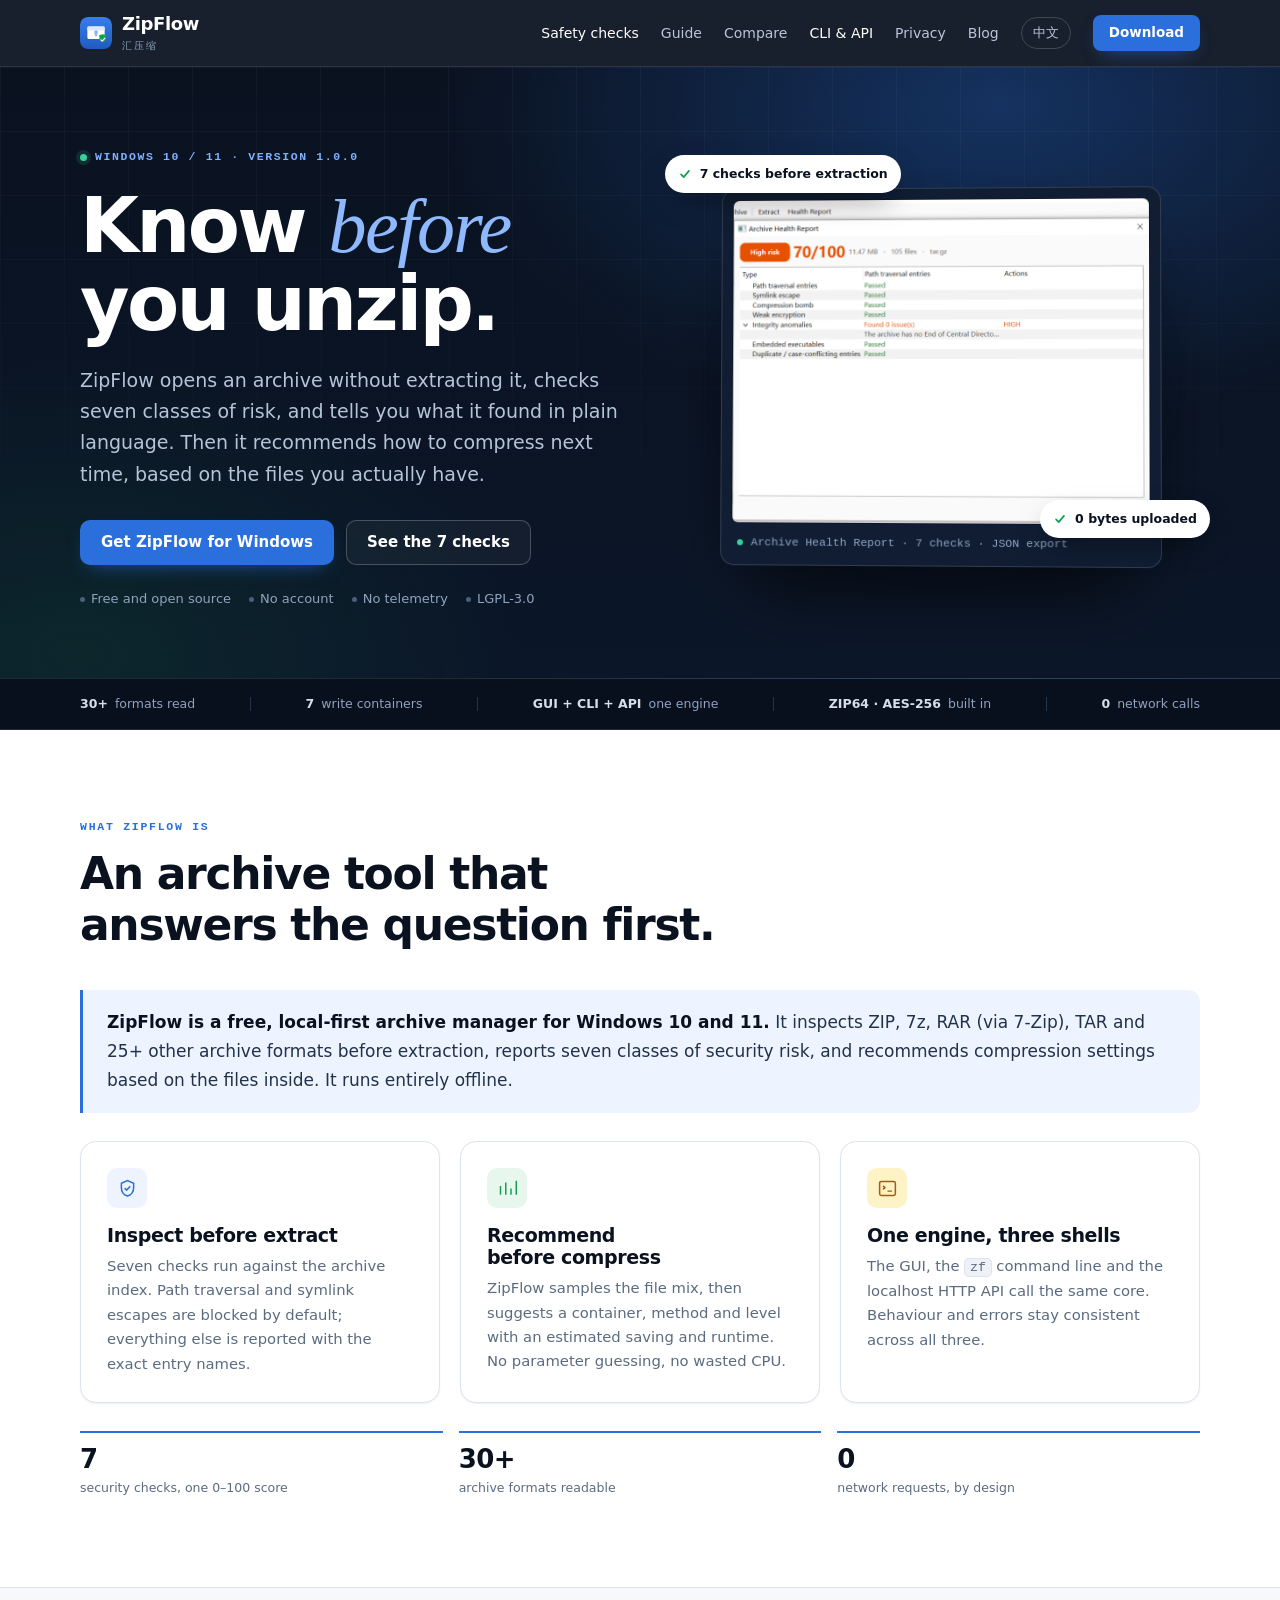
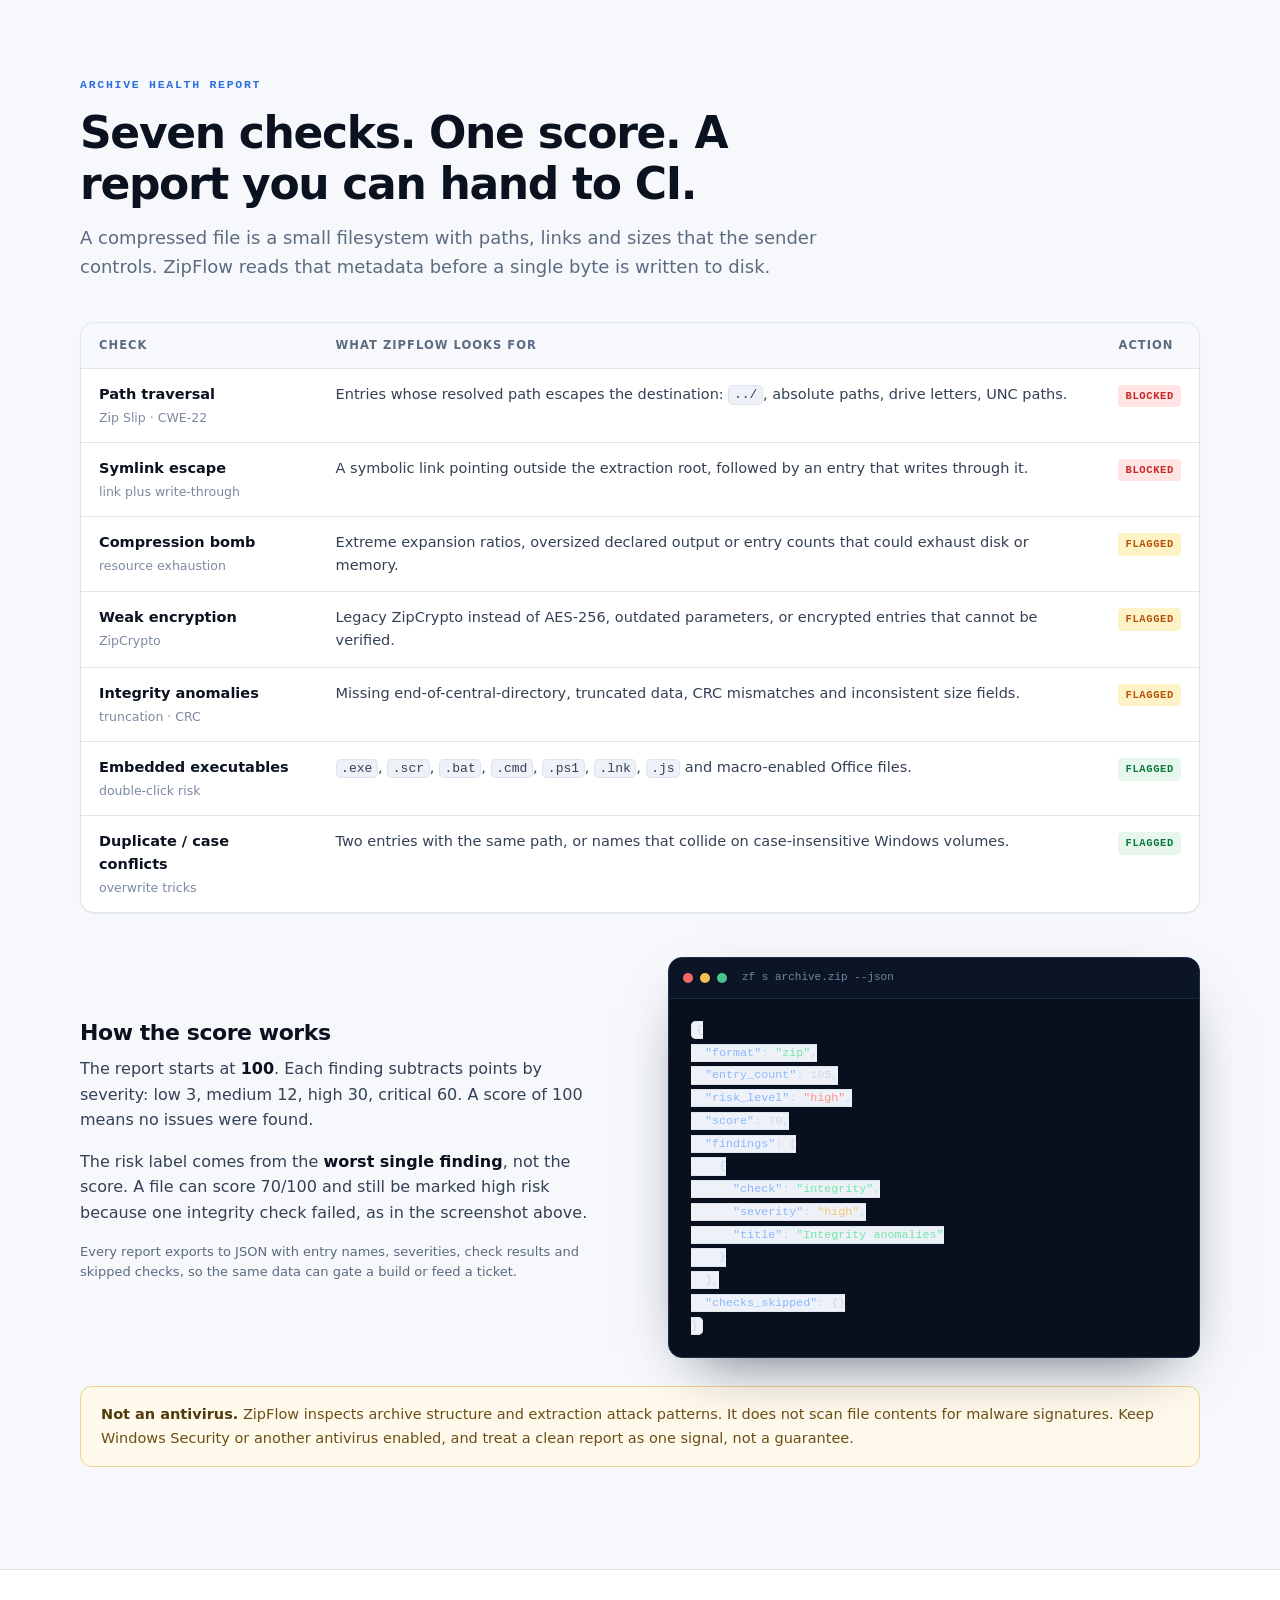
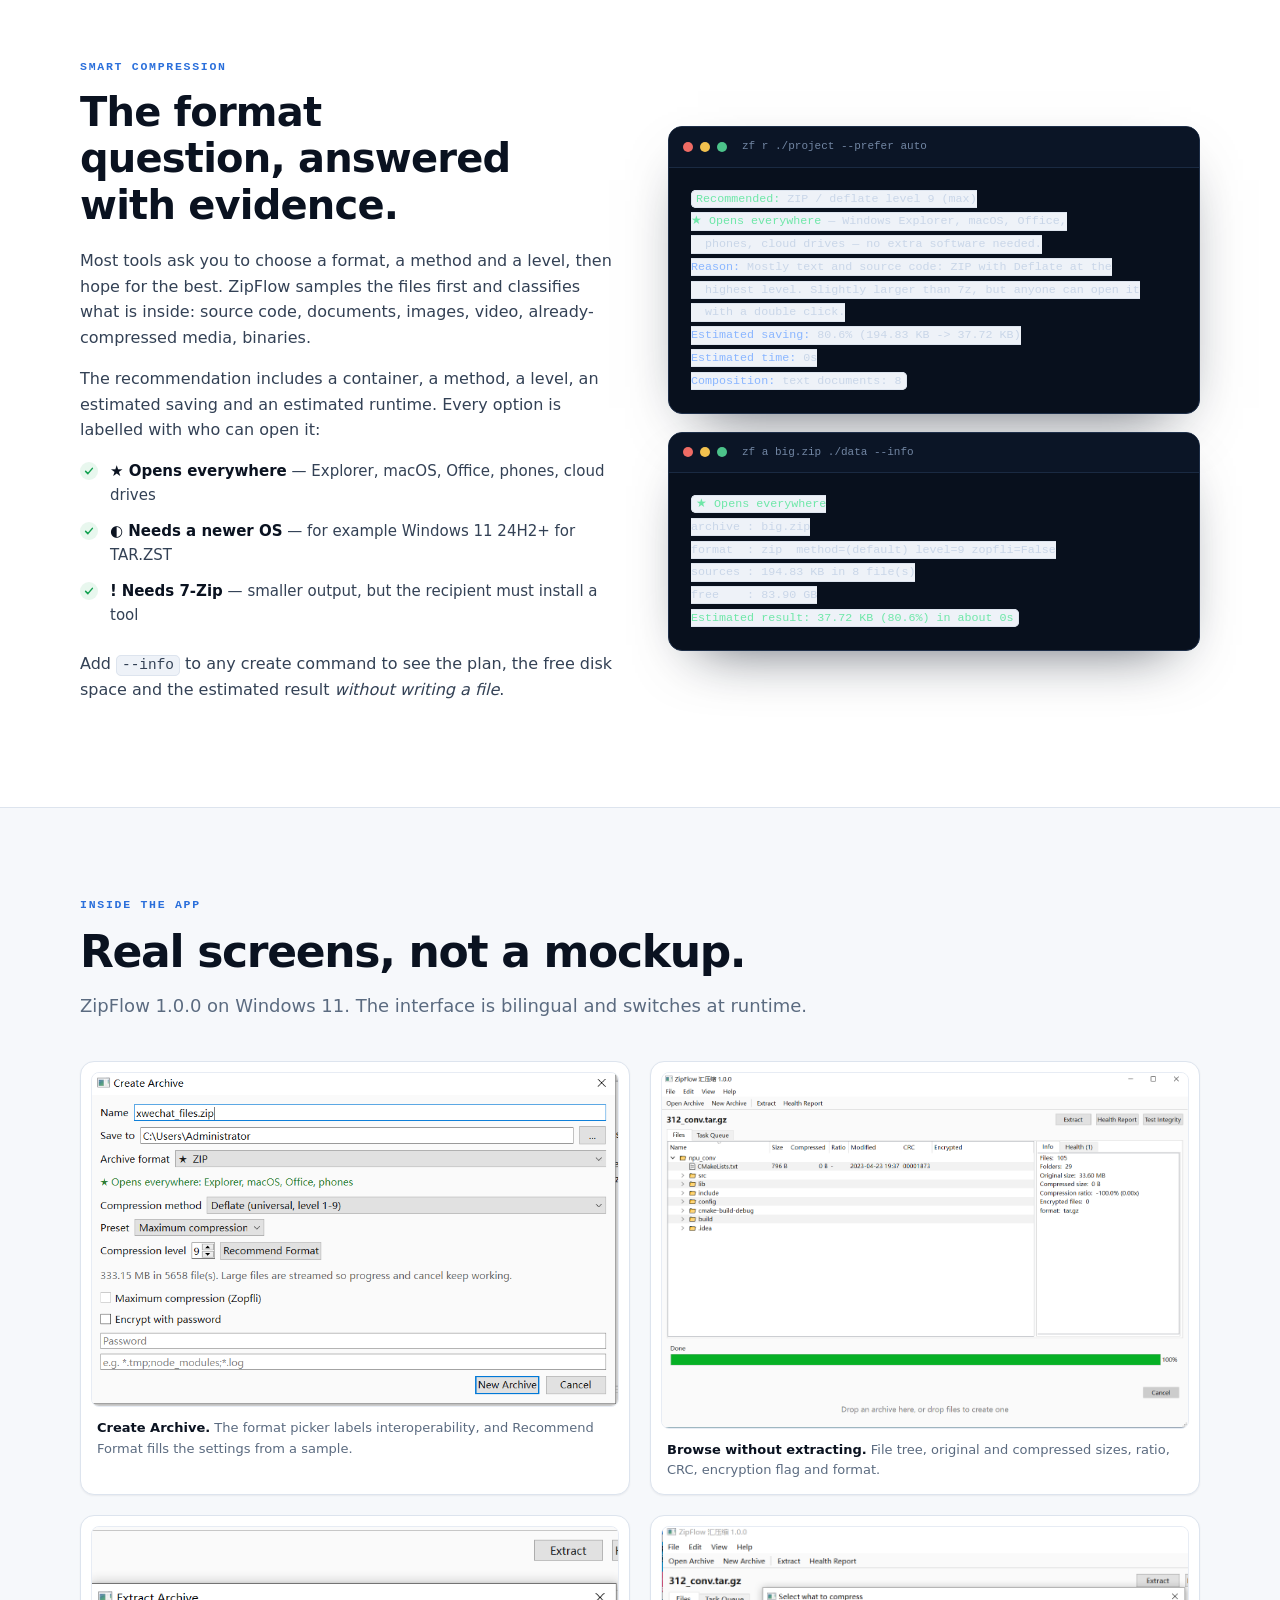
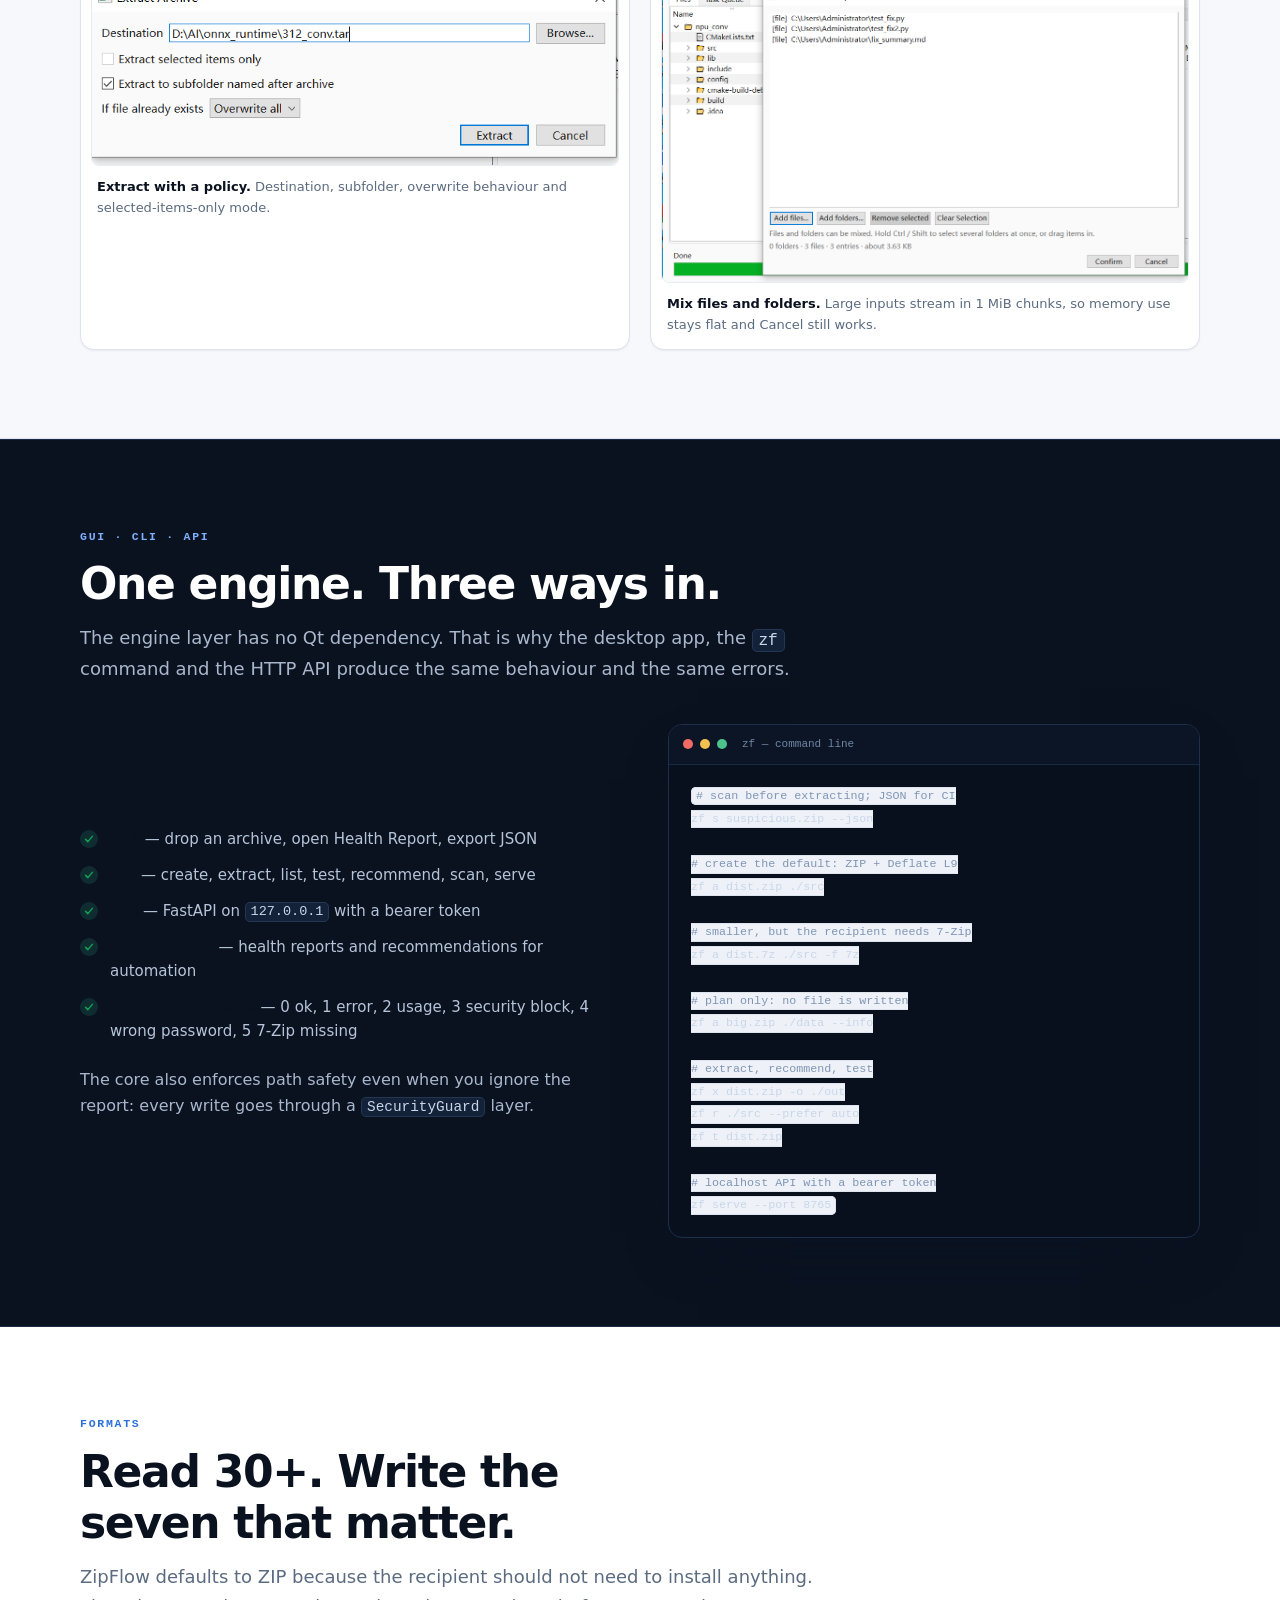
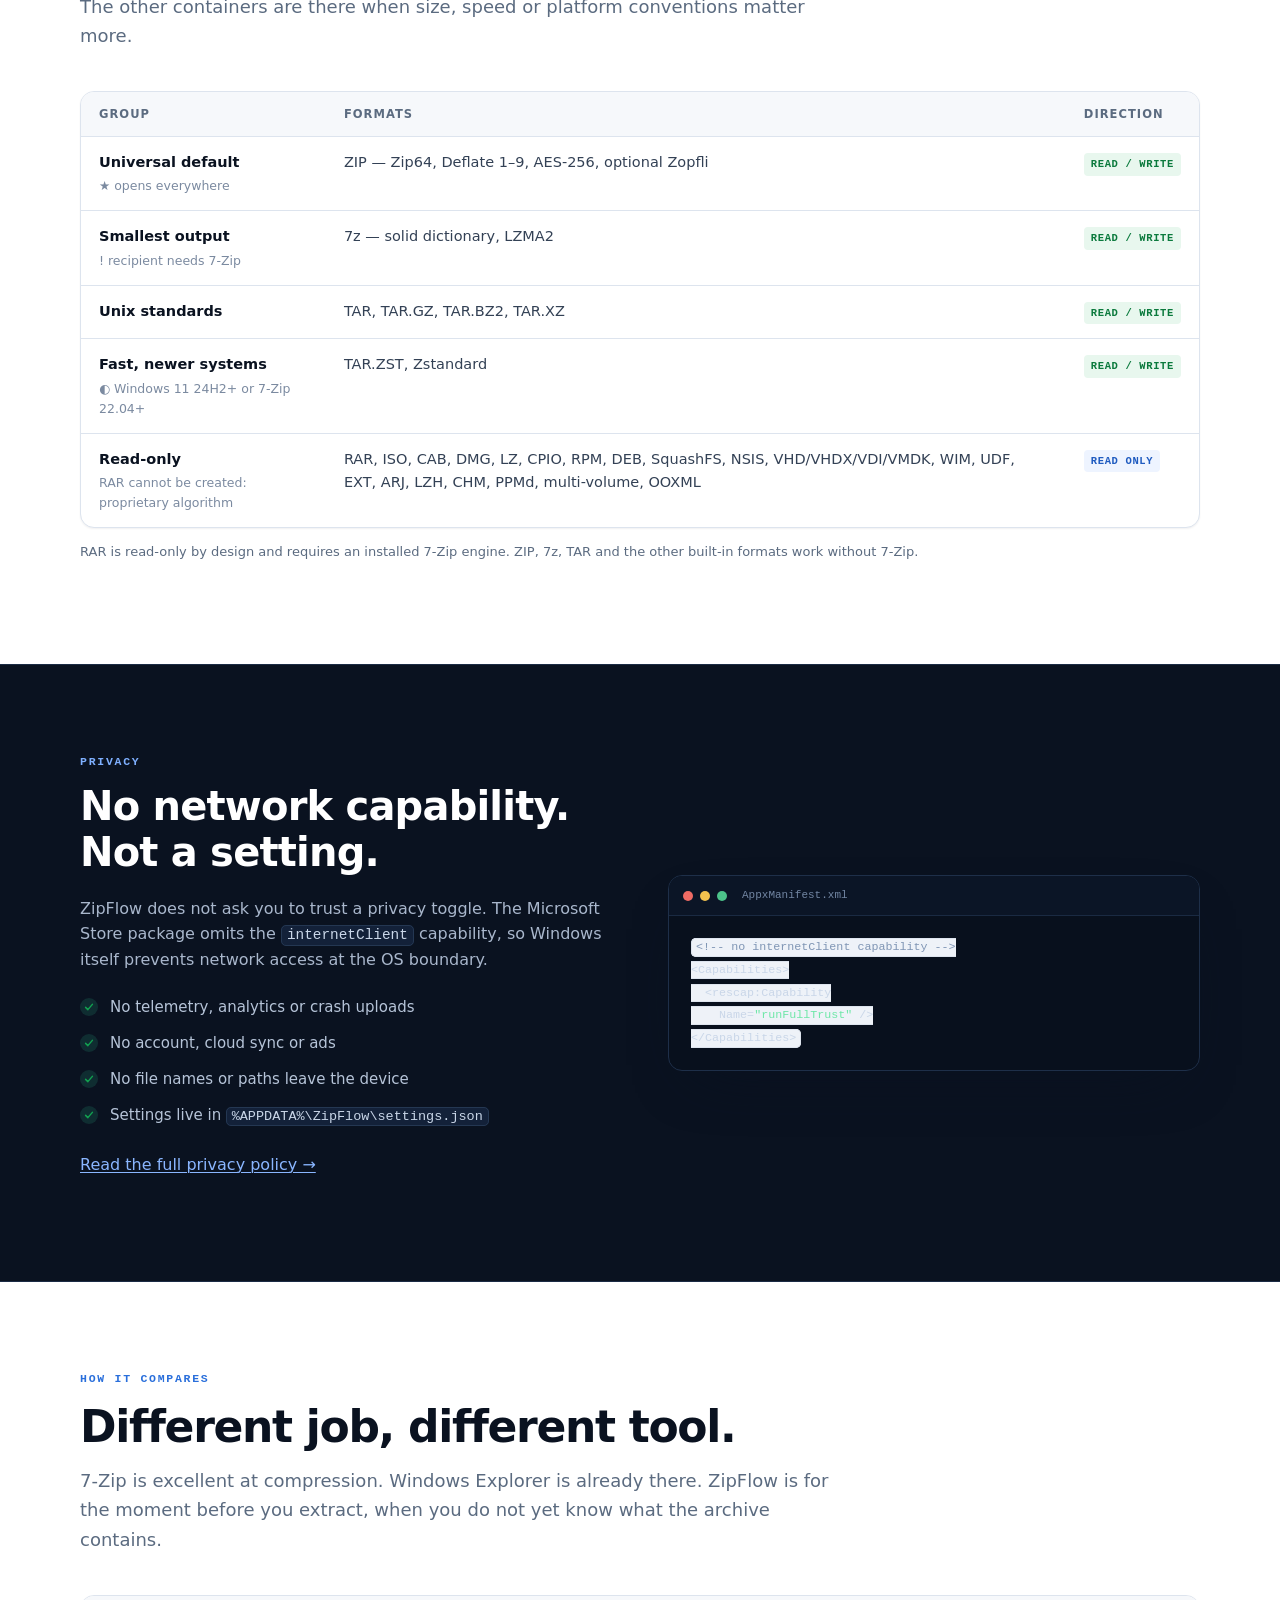
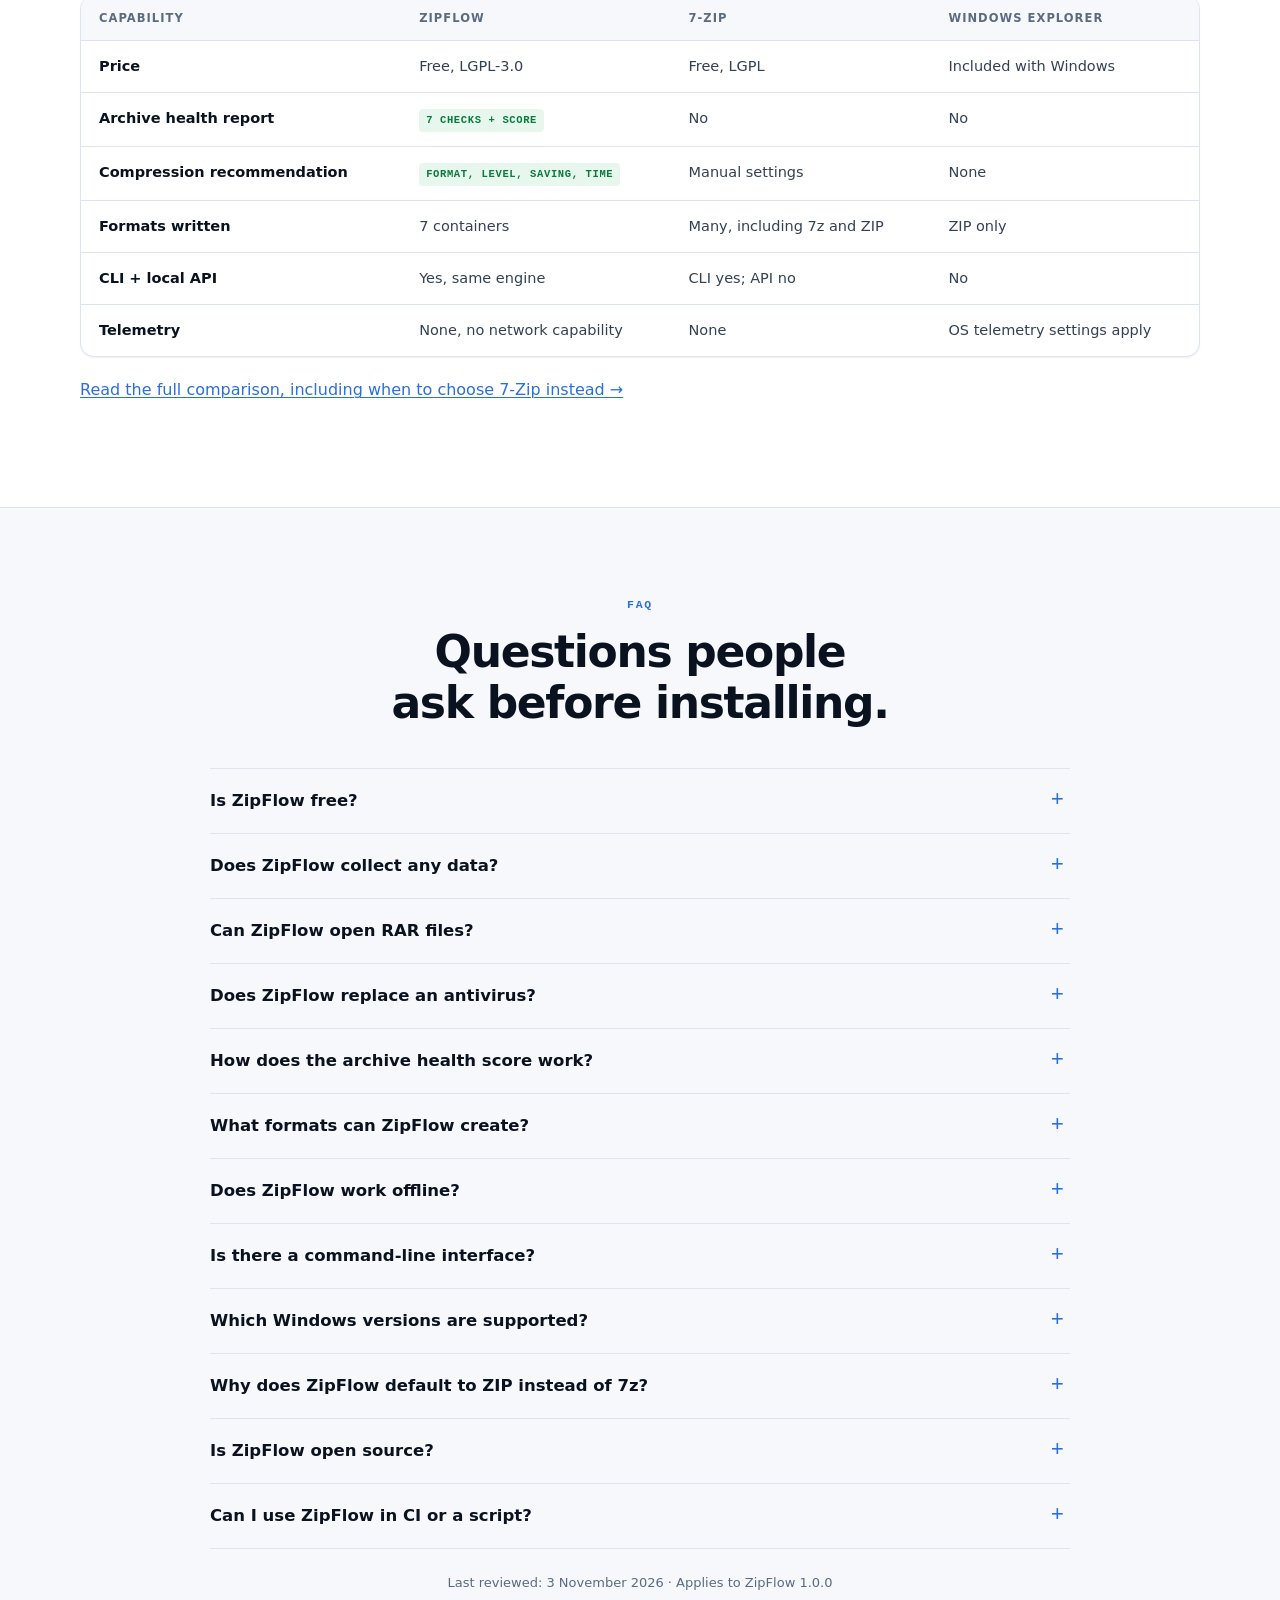
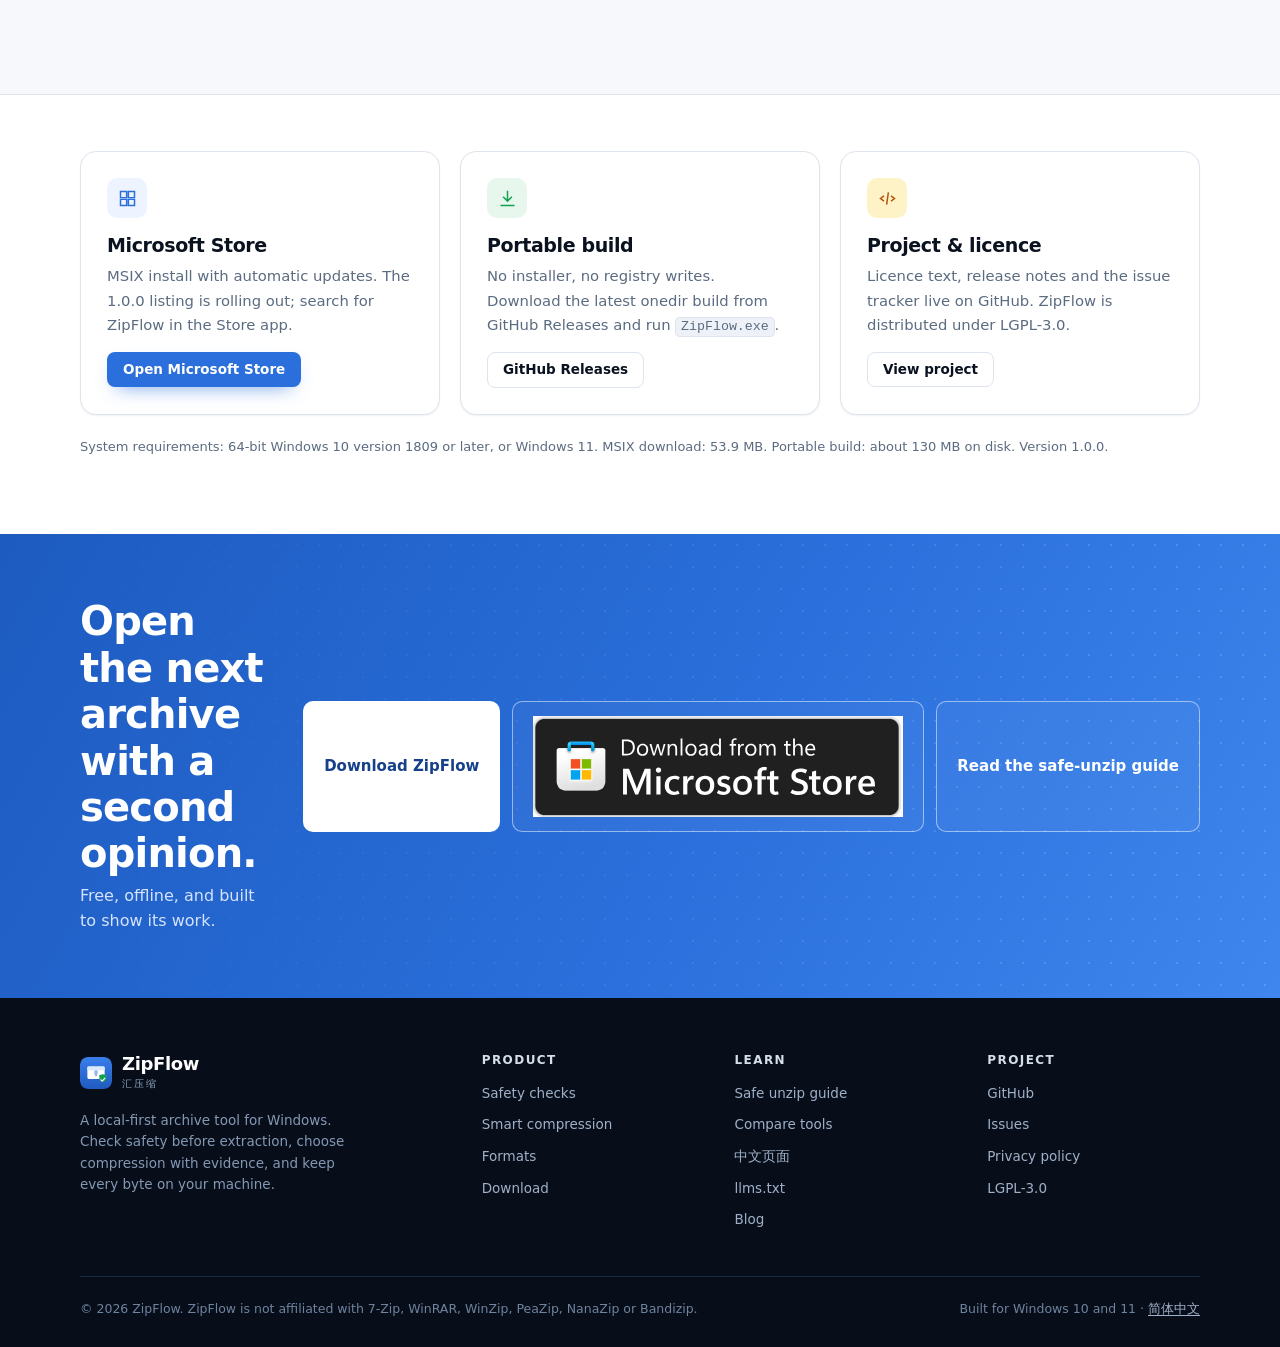
<file: index.html>
<!doctype html>
<html lang="en">
<head>
<meta charset="utf-8">
<meta name="viewport" content="width=device-width, initial-scale=1">
<title>ZipFlow — Check if an archive is safe before you extract it</title>
<meta name="description" content="Free local-first archive tool for Windows. Scan ZIP, 7z, RAR and TAR for Zip Slip, compression bombs and weak encryption before extraction. 30+ formats, no telemetry.">
<link rel="canonical" href="https://lijiannan1241.github.io/ZipFlow/">
<link rel="alternate" hreflang="en" href="https://lijiannan1241.github.io/ZipFlow/">
<link rel="alternate" hreflang="zh-CN" href="https://lijiannan1241.github.io/ZipFlow/zh.html">
<link rel="alternate" hreflang="x-default" href="https://lijiannan1241.github.io/ZipFlow/">
<meta property="og:type" content="website">
<meta property="og:site_name" content="ZipFlow">
<meta property="og:title" content="ZipFlow — Know before you unzip">
<meta property="og:description" content="Seven archive safety checks, 30+ formats, and compression advice based on the files you actually have. Windows 10/11. Local only.">
<meta property="og:url" content="https://lijiannan1241.github.io/ZipFlow/">
<meta property="og:image" content="https://lijiannan1241.github.io/ZipFlow/assets/img/og-cover.png">
<meta property="og:image:width" content="1200">
<meta property="og:image:height" content="630">
<meta property="og:image:alt" content="ZipFlow — Know before you unzip. A health report screenshot shows seven archive checks and a 70/100 risk score.">
<meta property="og:locale" content="en_US">
<meta property="og:locale:alternate" content="zh_CN">
<meta name="twitter:card" content="summary_large_image">
<meta name="twitter:title" content="ZipFlow — Know before you unzip">
<meta name="twitter:description" content="Check ZIP, 7z, RAR and TAR for Zip Slip, compression bombs and weak encryption before extracting. Free, offline, no telemetry.">
<meta name="twitter:image" content="https://lijiannan1241.github.io/ZipFlow/assets/img/og-cover.png">
<meta name="theme-color" content="#0a1220">
<link rel="icon" href="assets/img/logo.svg" type="image/svg+xml">
<link rel="icon" href="assets/img/favicon-32.png" sizes="32x32" type="image/png">
<link rel="apple-touch-icon" href="assets/img/icon-180.png">
<link rel="manifest" href="site.webmanifest">
<link rel="preload" as="image" href="assets/img/screenshot-health-report.png">
<link rel="stylesheet" href="assets/css/site.css">
<script src="assets/js/site.js" defer></script>
<script type="application/ld+json">
{
  "@context": "https://schema.org",
  "@graph": [
    {
      "@type": "Organization",
      "@id": "https://lijiannan1241.github.io/ZipFlow/#organization",
      "name": "ZipFlow",
      "alternateName": "汇压缩",
      "url": "https://lijiannan1241.github.io/ZipFlow/",
      "logo": "https://lijiannan1241.github.io/ZipFlow/assets/img/icon-512.png",
      "sameAs": [
        "https://github.com/lijiannan1241/ZipFlow"
      ]
    },
    {
      "@type": "WebSite",
      "@id": "https://lijiannan1241.github.io/ZipFlow/#website",
      "url": "https://lijiannan1241.github.io/ZipFlow/",
      "name": "ZipFlow",
      "description": "A local-first archive manager for Windows that checks archive safety before extraction and recommends compression settings.",
      "inLanguage": "en",
      "publisher": { "@id": "https://lijiannan1241.github.io/ZipFlow/#organization" }
    },
    {
      "@type": "SoftwareApplication",
      "@id": "https://lijiannan1241.github.io/ZipFlow/#software",
      "name": "ZipFlow",
      "alternateName": "汇压缩",
      "applicationCategory": "UtilitiesApplication",
      "applicationSubCategory": "File Compression and Archiving",
      "operatingSystem": "Windows 10 (1809 or later), Windows 11",
      "softwareVersion": "1.0.0",
      "fileSize": "53.9MB",
      "downloadUrl": "https://github.com/lijiannan1241/ZipFlow/releases",
      "installUrl": "https://apps.microsoft.com/detail/9np4kw9lpgft?cid=DevShareMCLPCS&hl=zh-CN&gl=CN",
      "license": "https://www.gnu.org/licenses/lgpl-3.0.html",
      "isAccessibleForFree": true,
      "offers": {
        "@type": "Offer",
        "price": "0",
        "priceCurrency": "USD"
      },
      "description": "ZipFlow is a free, local-first archive manager for Windows 10 and 11. It inspects ZIP, 7z, RAR, TAR and 25+ other formats before extraction, reports seven classes of security risk, and recommends compression settings based on the files inside. It runs entirely offline.",
      "featureList": [
        "7-point archive health report: path traversal, symlink escape, compression bomb, weak encryption, integrity anomalies, embedded executables, duplicate or case-conflicting names",
        "Compression recommendation with estimated space saving and time",
        "30+ read formats and 7 write containers",
        "GUI, CLI and localhost HTTP API on one engine",
        "ZIP64, AES-256 and optional Zopfli compression",
        "Fully offline: no telemetry and no internetClient capability"
      ],
      "screenshot": [
        "https://lijiannan1241.github.io/ZipFlow/assets/img/screenshot-health-report.png",
        "https://lijiannan1241.github.io/ZipFlow/assets/img/screenshot-create-archive.png",
        "https://lijiannan1241.github.io/ZipFlow/assets/img/screenshot-archive-open.png",
        "https://lijiannan1241.github.io/ZipFlow/assets/img/screenshot-extract.png"
      ],
      "publisher": { "@id": "https://lijiannan1241.github.io/ZipFlow/#organization" }
    },
    {
      "@type": "FAQPage",
      "@id": "https://lijiannan1241.github.io/ZipFlow/#faq",
      "mainEntity": [
        {
          "@type": "Question",
          "name": "Is ZipFlow free?",
          "acceptedAnswer": {
            "@type": "Answer",
            "text": "Yes. ZipFlow is free to download and use, with no account, ads, in-app purchases or usage limits. It is licensed under LGPL-3.0, and the licence text is included in the repository."
          }
        },
        {
          "@type": "Question",
          "name": "Does ZipFlow collect any data?",
          "acceptedAnswer": {
            "@type": "Answer",
            "text": "No. ZipFlow has no telemetry, no analytics and no cloud sync. The Microsoft Store package does not declare the internetClient capability, so Windows itself blocks network access. Your files, filenames and archive paths never leave the device."
          }
        },
        {
          "@type": "Question",
          "name": "Can ZipFlow open RAR files?",
          "acceptedAnswer": {
            "@type": "Answer",
            "text": "ZipFlow can list and extract RAR archives when 7-Zip is installed, because it uses the external 7-Zip engine to read the proprietary RAR format. RAR creation is not supported. Built-in formats such as ZIP, 7z and TAR work without 7-Zip."
          }
        },
        {
          "@type": "Question",
          "name": "Does ZipFlow replace an antivirus?",
          "acceptedAnswer": {
            "@type": "Answer",
            "text": "No. ZipFlow checks archive structure and known extraction attack patterns, not malware signatures. It does not scan file contents for viruses. Keep Windows Security or another antivirus enabled, and treat a clean health report as one signal, not a guarantee."
          }
        },
        {
          "@type": "Question",
          "name": "How does the archive health score work?",
          "acceptedAnswer": {
            "@type": "Answer",
            "text": "The score starts at 100. Each finding subtracts points by severity: low 3, medium 12, high 30, critical 60. A score of 100 means no issues were found. The risk label (low, medium, high or critical) comes from the most severe finding, and every report can be exported as JSON."
          }
        },
        {
          "@type": "Question",
          "name": "What formats can ZipFlow create?",
          "acceptedAnswer": {
            "@type": "Answer",
            "text": "ZipFlow writes seven containers: ZIP (the default), 7z, TAR, TAR.GZ, TAR.BZ2, TAR.XZ and TAR.ZST. ZIP supports Zip64, Deflate levels 1-9, AES-256 encryption and optional Zopfli compression. Each option is labelled with whether the recipient can open it without extra software."
          }
        },
        {
          "@type": "Question",
          "name": "Does ZipFlow work offline?",
          "acceptedAnswer": {
            "@type": "Answer",
            "text": "Yes. Every feature, including the local HTTP API, runs on your machine. The API binds to 127.0.0.1 and requires a bearer token. ZipFlow makes no outbound network requests."
          }
        },
        {
          "@type": "Question",
          "name": "Is there a command-line interface?",
          "acceptedAnswer": {
            "@type": "Answer",
            "text": "Yes. The packaged app exposes zf, and the source build uses python -m zipflow --cli. Commands cover create, extract, list, test, recommend, health scan and a localhost API. Exit code 3 means a critical path traversal or symlink escape was found, which can be used as a CI gate."
          }
        },
        {
          "@type": "Question",
          "name": "Which Windows versions are supported?",
          "acceptedAnswer": {
            "@type": "Answer",
            "text": "ZipFlow 1.0.0 supports 64-bit Windows 10 version 1809 or later, and Windows 11. It is distributed as an MSIX package through the Microsoft Store and as a portable build on GitHub."
          }
        },
        {
          "@type": "Question",
          "name": "Why does ZipFlow default to ZIP instead of 7z?",
          "acceptedAnswer": {
            "@type": "Answer",
            "text": "ZIP opens in Windows Explorer, macOS, Office, phones and cloud drives without installing anything. 7z usually produces smaller files, but the recipient needs 7-Zip or a compatible tool. ZipFlow defaults to the format that works everywhere and lets you choose 7z when size matters more."
          }
        },
        {
          "@type": "Question",
          "name": "Is ZipFlow open source?",
          "acceptedAnswer": {
            "@type": "Answer",
            "text": "Yes. ZipFlow is distributed under the LGPL-3.0 open-source licence. The licence text is in the repository, and third-party notices are included with the app."
          }
        },
        {
          "@type": "Question",
          "name": "Can I use ZipFlow in CI or a script?",
          "acceptedAnswer": {
            "@type": "Answer",
            "text": "Yes. zf s archive.zip --json prints a machine-readable report. The command returns exit code 3 when a critical path traversal or symlink escape is found, so it can fail a build. Other findings can be enforced with your own threshold by parsing the JSON."
          }
        }
      ]
    }
  ]
}
</script>
</head>
<body>
<a class="skip-link" href="#main">Skip to content</a>

<header class="site-header">
  <div class="container header-inner">
    <a class="brand" href="index.html" aria-label="ZipFlow home">
      <img src="assets/img/logo.svg" alt="" width="32" height="32">
      <span>
        <span class="brand-name">ZipFlow</span>
        <span class="brand-sub">汇压缩</span>
      </span>
    </a>
    <nav class="nav" aria-label="Main">
      <ul class="nav-links" id="primary-nav">
        <li><a href="#safety">Safety checks</a></li>
        <li><a href="safe-unzip.html">Guide</a></li>
        <li><a href="compare.html">Compare</a></li>
        <li><a href="#cli">CLI &amp; API</a></li>
        <li><a href="privacy.html">Privacy</a></li>
        <li><a href="blog.html">Blog</a></li>
      </ul>
      <a class="lang-switch" href="zh.html" hreflang="zh-CN" lang="zh-CN">中文</a>
      <a class="btn btn-primary btn-sm" href="#download">Download</a>
      <button class="nav-toggle" type="button" aria-expanded="false" aria-controls="primary-nav" aria-label="Toggle navigation">
        <span></span>
      </button>
    </nav>
  </div>
</header>

<main id="main">

  <section class="hero">
    <div class="container hero-inner">
      <div class="hero-copy">
        <p class="eyebrow">Windows 10 / 11 · Version 1.0.0</p>
        <h1>Know <em>before</em> you unzip.</h1>
        <p class="lede">ZipFlow opens an archive without extracting it, checks seven classes of risk, and tells you what it found in plain language. Then it recommends how to compress next time, based on the files you actually have.</p>
        <div class="hero-actions">
          <a class="btn btn-primary" href="#download">Get ZipFlow for Windows</a>
          <a class="btn btn-dark-ghost" href="#safety">See the 7 checks</a>
        </div>
        <ul class="hero-meta">
          <li>Free and open source</li>
          <li>No account</li>
          <li>No telemetry</li>
          <li>LGPL-3.0</li>
        </ul>
      </div>
      <div class="hero-art">
        <span class="float-chip one">
          <svg viewBox="0 0 16 16" aria-hidden="true"><path d="M3.5 8.5l3 3 6-7" fill="none" stroke="currentColor" stroke-width="2" stroke-linecap="round" stroke-linejoin="round"/></svg>
          7 checks before extraction
        </span>
        <span class="float-chip two">
          <svg viewBox="0 0 16 16" aria-hidden="true"><path d="M3.5 8.5l3 3 6-7" fill="none" stroke="currentColor" stroke-width="2" stroke-linecap="round" stroke-linejoin="round"/></svg>
          0 bytes uploaded
        </span>
        <figure class="shot-card">
          <img src="assets/img/screenshot-health-report.png" alt="ZipFlow archive health report showing a high-risk 70 out of 100 score, seven checks, and an integrity anomaly on a tar.gz file." width="950" height="738" fetchpriority="high">
          <figcaption class="shot-caption"><span class="dot"></span> Archive Health Report · 7 checks · JSON export</figcaption>
        </figure>
      </div>
    </div>
  </section>

  <div class="trustbar">
    <div class="container trustbar-inner">
      <span><b>30+</b> formats read</span>
      <span class="sep" aria-hidden="true"></span>
      <span><b>7</b> write containers</span>
      <span class="sep" aria-hidden="true"></span>
      <span><b>GUI + CLI + API</b> one engine</span>
      <span class="sep" aria-hidden="true"></span>
      <span><b>ZIP64 · AES-256</b> built in</span>
      <span class="sep" aria-hidden="true"></span>
      <span><b>0</b> network calls</span>
    </div>
  </div>

  <section class="section" id="what">
    <div class="container">
      <div class="section-head">
        <span class="kicker">What ZipFlow is</span>
        <h2>An archive tool that answers the question first.</h2>
      </div>
      <p class="answer"><strong>ZipFlow is a free, local-first archive manager for Windows 10 and 11.</strong> It inspects ZIP, 7z, RAR (via 7-Zip), TAR and 25+ other archive formats before extraction, reports seven classes of security risk, and recommends compression settings based on the files inside. It runs entirely offline.</p>

      <div class="grid grid-3">
        <article class="card">
          <span class="icon" aria-hidden="true">
            <svg viewBox="0 0 24 24" fill="none" stroke="currentColor" stroke-width="1.7"><path d="M12 3l7 3v5c0 4.4-2.9 8.2-7 9.5C7.9 19.2 5 15.4 5 11V6l7-3z"/><path d="M8.8 11.6l2.2 2.2 4.2-4.4"/></svg>
          </span>
          <h3>Inspect before extract</h3>
          <p>Seven checks run against the archive index. Path traversal and symlink escapes are blocked by default; everything else is reported with the exact entry names.</p>
        </article>
        <article class="card">
          <span class="icon green" aria-hidden="true">
            <svg viewBox="0 0 24 24" fill="none" stroke="currentColor" stroke-width="1.7"><path d="M4 19V9M10 19V5M16 19v-7M22 19V3"/></svg>
          </span>
          <h3>Recommend before compress</h3>
          <p>ZipFlow samples the file mix, then suggests a container, method and level with an estimated saving and runtime. No parameter guessing, no wasted CPU.</p>
        </article>
        <article class="card">
          <span class="icon amber" aria-hidden="true">
            <svg viewBox="0 0 24 24" fill="none" stroke="currentColor" stroke-width="1.7"><rect x="3" y="4" width="18" height="16" rx="2"/><path d="M7 9l2 2-2 2M12 15h5"/></svg>
          </span>
          <h3>One engine, three shells</h3>
          <p>The GUI, the <code>zf</code> command line and the localhost HTTP API call the same core. Behaviour and errors stay consistent across all three.</p>
        </article>
      </div>

      <div class="stat-row">
        <div class="stat"><b>7</b><span>security checks, one 0–100 score</span></div>
        <div class="stat"><b>30+</b><span>archive formats readable</span></div>
        <div class="stat"><b>0</b><span>network requests, by design</span></div>
      </div>
    </div>
  </section>

  <section class="section section-paper" id="safety">
    <div class="container">
      <div class="section-head">
        <span class="kicker">Archive health report</span>
        <h2>Seven checks. One score. A report you can hand to CI.</h2>
        <p>A compressed file is a small filesystem with paths, links and sizes that the sender controls. ZipFlow reads that metadata before a single byte is written to disk.</p>
      </div>

      <div class="table-wrap">
        <table>
          <caption class="sr-only">The seven archive safety checks in ZipFlow</caption>
          <thead>
            <tr>
              <th scope="col">Check</th>
              <th scope="col">What ZipFlow looks for</th>
              <th scope="col">Action</th>
            </tr>
          </thead>
          <tbody>
            <tr>
              <td><strong>Path traversal</strong><span class="sub">Zip Slip · CWE-22</span></td>
              <td>Entries whose resolved path escapes the destination: <code>../</code>, absolute paths, drive letters, UNC paths.</td>
              <td><span class="tag high">Blocked</span></td>
            </tr>
            <tr>
              <td><strong>Symlink escape</strong><span class="sub">link plus write-through</span></td>
              <td>A symbolic link pointing outside the extraction root, followed by an entry that writes through it.</td>
              <td><span class="tag high">Blocked</span></td>
            </tr>
            <tr>
              <td><strong>Compression bomb</strong><span class="sub">resource exhaustion</span></td>
              <td>Extreme expansion ratios, oversized declared output or entry counts that could exhaust disk or memory.</td>
              <td><span class="tag medium">Flagged</span></td>
            </tr>
            <tr>
              <td><strong>Weak encryption</strong><span class="sub">ZipCrypto</span></td>
              <td>Legacy ZipCrypto instead of AES-256, outdated parameters, or encrypted entries that cannot be verified.</td>
              <td><span class="tag medium">Flagged</span></td>
            </tr>
            <tr>
              <td><strong>Integrity anomalies</strong><span class="sub">truncation · CRC</span></td>
              <td>Missing end-of-central-directory, truncated data, CRC mismatches and inconsistent size fields.</td>
              <td><span class="tag medium">Flagged</span></td>
            </tr>
            <tr>
              <td><strong>Embedded executables</strong><span class="sub">double-click risk</span></td>
              <td><code>.exe</code>, <code>.scr</code>, <code>.bat</code>, <code>.cmd</code>, <code>.ps1</code>, <code>.lnk</code>, <code>.js</code> and macro-enabled Office files.</td>
              <td><span class="tag low">Flagged</span></td>
            </tr>
            <tr>
              <td><strong>Duplicate / case conflicts</strong><span class="sub">overwrite tricks</span></td>
              <td>Two entries with the same path, or names that collide on case-insensitive Windows volumes.</td>
              <td><span class="tag low">Flagged</span></td>
            </tr>
          </tbody>
        </table>
      </div>

      <div class="split" style="margin-top:44px">
        <div class="copy">
          <h3 style="font-size:22px">How the score works</h3>
          <p>The report starts at <strong>100</strong>. Each finding subtracts points by severity: low 3, medium 12, high 30, critical 60. A score of 100 means no issues were found.</p>
          <p>The risk label comes from the <strong>worst single finding</strong>, not the score. A file can score 70/100 and still be marked high risk because one integrity check failed, as in the screenshot above.</p>
          <p class="small">Every report exports to JSON with entry names, severities, check results and skipped checks, so the same data can gate a build or feed a ticket.</p>
        </div>
        <div class="terminal" aria-label="Example JSON health report">
          <div class="terminal-bar"><i></i><i></i><i></i><span>zf s archive.zip --json</span></div>
          <pre><code>{
  <span class="k">"format"</span>: <span class="g">"zip"</span>,
  <span class="k">"entry_count"</span>: 105,
  <span class="k">"risk_level"</span>: <span class="r">"high"</span>,
  <span class="k">"score"</span>: 70,
  <span class="k">"findings"</span>: [
    {
      <span class="k">"check"</span>: <span class="g">"integrity"</span>,
      <span class="k">"severity"</span>: <span class="w">"high"</span>,
      <span class="k">"title"</span>: <span class="g">"Integrity anomalies"</span>
    }
  ],
  <span class="k">"checks_skipped"</span>: {}
}</code></pre>
        </div>
      </div>

      <p class="note" style="margin-top:28px"><strong>Not an antivirus.</strong> ZipFlow inspects archive structure and extraction attack patterns. It does not scan file contents for malware signatures. Keep Windows Security or another antivirus enabled, and treat a clean report as one signal, not a guarantee.</p>
    </div>
  </section>

  <section class="section" id="compression">
    <div class="container">
      <div class="split">
        <div class="copy">
          <span class="kicker">Smart compression</span>
          <h2 style="font-size:clamp(28px,3.4vw,40px)">The format question, answered with evidence.</h2>
          <p>Most tools ask you to choose a format, a method and a level, then hope for the best. ZipFlow samples the files first and classifies what is inside: source code, documents, images, video, already-compressed media, binaries.</p>
          <p>The recommendation includes a container, a method, a level, an estimated saving and an estimated runtime. Every option is labelled with who can open it:</p>
          <ul class="checklist" style="margin-bottom:24px">
            <li><strong>★ Opens everywhere</strong> — Explorer, macOS, Office, phones, cloud drives</li>
            <li><strong>◐ Needs a newer OS</strong> — for example Windows 11 24H2+ for TAR.ZST</li>
            <li><strong>!</strong> <strong>Needs 7-Zip</strong> — smaller output, but the recipient must install a tool</li>
          </ul>
          <p>Add <code>--info</code> to any create command to see the plan, the free disk space and the estimated result <em>without writing a file</em>.</p>
        </div>
        <div>
          <div class="terminal">
            <div class="terminal-bar"><i></i><i></i><i></i><span>zf r ./project --prefer auto</span></div>
            <pre><code><span class="p">Recommended:</span> ZIP / deflate level 9 (max)
<span class="g">★ Opens everywhere</span> — Windows Explorer, macOS, Office,
  phones, cloud drives — no extra software needed.
<span class="k">Reason:</span> Mostly text and source code: ZIP with Deflate at the
  highest level. Slightly larger than 7z, but anyone can open it
  with a double click.
<span class="k">Estimated saving:</span> 80.6% (194.83 KB -&gt; 37.72 KB)
<span class="k">Estimated time:</span> 0s
<span class="k">Composition:</span> text documents: 8</code></pre>
          </div>
          <div class="terminal" style="margin-top:18px">
            <div class="terminal-bar"><i></i><i></i><i></i><span>zf a big.zip ./data --info</span></div>
            <pre><code><span class="p">★ Opens everywhere</span>
archive : big.zip
format  : zip  method=(default) level=9 zopfli=False
sources : 194.83 KB in 8 file(s)
free    : 83.90 GB
<span class="g">Estimated result: 37.72 KB (80.6%) in about 0s</span></code></pre>
          </div>
        </div>
      </div>
    </div>
  </section>

  <section class="section section-paper" id="screenshots">
    <div class="container">
      <div class="section-head">
        <span class="kicker">Inside the app</span>
        <h2>Real screens, not a mockup.</h2>
        <p>ZipFlow 1.0.0 on Windows 11. The interface is bilingual and switches at runtime.</p>
      </div>
      <div class="gallery">
        <figure>
          <img src="assets/img/screenshot-create-archive.png" alt="ZipFlow Create Archive dialog with format set to ZIP, Deflate level 9, and a Recommend Format button." width="803" height="509" loading="lazy" decoding="async">
          <figcaption><b>Create Archive.</b> The format picker labels interoperability, and Recommend Format fills the settings from a sample.</figcaption>
        </figure>
        <figure>
          <img src="assets/img/screenshot-archive-open.png" alt="ZipFlow browsing a tar.gz archive with a file tree, sizes, CRC column and an info panel." width="1349" height="910" loading="lazy" decoding="async">
          <figcaption><b>Browse without extracting.</b> File tree, original and compressed sizes, ratio, CRC, encryption flag and format.</figcaption>
        </figure>
        <figure>
          <img src="assets/img/screenshot-extract.png" alt="ZipFlow Extract Archive dialog with destination, subfolder option and overwrite policy." width="702" height="318" loading="lazy" decoding="async">
          <figcaption><b>Extract with a policy.</b> Destination, subfolder, overwrite behaviour and selected-items-only mode.</figcaption>
        </figure>
        <figure>
          <img src="assets/img/screenshot-select-files.png" alt="ZipFlow Select what to compress dialog listing files to add, with add files, add folders and clear selection buttons." width="1122" height="757" loading="lazy" decoding="async">
          <figcaption><b>Mix files and folders.</b> Large inputs stream in 1 MiB chunks, so memory use stays flat and Cancel still works.</figcaption>
        </figure>
      </div>
    </div>
  </section>

  <section class="section section-dark" id="cli">
    <div class="container">
      <div class="section-head">
        <span class="kicker">GUI · CLI · API</span>
        <h2>One engine. Three ways in.</h2>
        <p>The engine layer has no Qt dependency. That is why the desktop app, the <code style="background:#132139;border-color:#243752;color:#c9d6e8">zf</code> command and the HTTP API produce the same behaviour and the same errors.</p>
      </div>

      <div class="split">
        <div class="copy">
          <ul class="checklist">
            <li><strong>GUI</strong> — drop an archive, open Health Report, export JSON</li>
            <li><strong>CLI</strong> — create, extract, list, test, recommend, scan, serve</li>
            <li><strong>API</strong> — FastAPI on <code style="background:#132139;border-color:#243752;color:#c9d6e8">127.0.0.1</code> with a bearer token</li>
            <li><strong>JSON output</strong> — health reports and recommendations for automation</li>
            <li><strong>Stable exit codes</strong> — 0 ok, 1 error, 2 usage, 3 security block, 4 wrong password, 5 7-Zip missing</li>
          </ul>
          <p style="margin-top:24px;color:#a9b7cc">The core also enforces path safety even when you ignore the report: every write goes through a <code style="background:#132139;border-color:#243752;color:#c9d6e8">SecurityGuard</code> layer.</p>
        </div>
        <div class="terminal">
          <div class="terminal-bar"><i></i><i></i><i></i><span>zf — command line</span></div>
          <pre><code><span class="c"># scan before extracting; JSON for CI</span>
zf s suspicious.zip --json

<span class="c"># create the default: ZIP + Deflate L9</span>
zf a dist.zip ./src

<span class="c"># smaller, but the recipient needs 7-Zip</span>
zf a dist.7z ./src -f 7z

<span class="c"># plan only: no file is written</span>
zf a big.zip ./data --info

<span class="c"># extract, recommend, test</span>
zf x dist.zip -o ./out
zf r ./src --prefer auto
zf t dist.zip

<span class="c"># localhost API with a bearer token</span>
zf serve --port 8765</code></pre>
        </div>
      </div>
    </div>
  </section>

  <section class="section" id="formats">
    <div class="container">
      <div class="section-head">
        <span class="kicker">Formats</span>
        <h2>Read 30+. Write the seven that matter.</h2>
        <p>ZipFlow defaults to ZIP because the recipient should not need to install anything. The other containers are there when size, speed or platform conventions matter more.</p>
      </div>

      <div class="table-wrap">
        <table>
          <caption class="sr-only">Archive formats supported by ZipFlow</caption>
          <thead>
            <tr>
              <th scope="col">Group</th>
              <th scope="col">Formats</th>
              <th scope="col">Direction</th>
            </tr>
          </thead>
          <tbody>
            <tr>
              <td><strong>Universal default</strong><span class="sub">★ opens everywhere</span></td>
              <td>ZIP — Zip64, Deflate 1–9, AES-256, optional Zopfli</td>
              <td><span class="tag pass">Read / write</span></td>
            </tr>
            <tr>
              <td><strong>Smallest output</strong><span class="sub">! recipient needs 7-Zip</span></td>
              <td>7z — solid dictionary, LZMA2</td>
              <td><span class="tag pass">Read / write</span></td>
            </tr>
            <tr>
              <td><strong>Unix standards</strong></td>
              <td>TAR, TAR.GZ, TAR.BZ2, TAR.XZ</td>
              <td><span class="tag pass">Read / write</span></td>
            </tr>
            <tr>
              <td><strong>Fast, newer systems</strong><span class="sub">◐ Windows 11 24H2+ or 7-Zip 22.04+</span></td>
              <td>TAR.ZST, Zstandard</td>
              <td><span class="tag pass">Read / write</span></td>
            </tr>
            <tr>
              <td><strong>Read-only</strong><span class="sub">RAR cannot be created: proprietary algorithm</span></td>
              <td>RAR, ISO, CAB, DMG, LZ, CPIO, RPM, DEB, SquashFS, NSIS, VHD/VHDX/VDI/VMDK, WIM, UDF, EXT, ARJ, LZH, CHM, PPMd, multi-volume, OOXML</td>
              <td><span class="tag info">Read only</span></td>
            </tr>
          </tbody>
        </table>
      </div>
      <p class="small" style="margin-top:14px">RAR is read-only by design and requires an installed 7-Zip engine. ZIP, 7z, TAR and the other built-in formats work without 7-Zip.</p>
    </div>
  </section>

  <section class="section section-dark" id="privacy">
    <div class="container">
      <div class="split">
        <div class="copy">
          <span class="kicker">Privacy</span>
          <h2 style="color:#fff;font-size:clamp(28px,3.4vw,40px)">No network capability. Not a setting.</h2>
          <p style="color:#a9b7cc">ZipFlow does not ask you to trust a privacy toggle. The Microsoft Store package omits the <code style="background:#132139;border-color:#243752;color:#c9d6e8">internetClient</code> capability, so Windows itself prevents network access at the OS boundary.</p>
          <ul class="checklist" style="margin-top:22px">
            <li>No telemetry, analytics or crash uploads</li>
            <li>No account, cloud sync or ads</li>
            <li>No file names or paths leave the device</li>
            <li>Settings live in <code style="background:#132139;border-color:#243752;color:#c9d6e8">%APPDATA%\ZipFlow\settings.json</code></li>
          </ul>
          <p style="margin-top:24px"><a href="privacy.html" style="color:#8ab6ff">Read the full privacy policy →</a></p>
        </div>
        <div class="terminal">
          <div class="terminal-bar"><i></i><i></i><i></i><span>AppxManifest.xml</span></div>
          <pre><code><span class="c">&lt;!-- no internetClient capability --&gt;</span>
&lt;Capabilities&gt;
  &lt;rescap:Capability
    Name=<span class="g">"runFullTrust"</span> /&gt;
&lt;/Capabilities&gt;</code></pre>
        </div>
      </div>
    </div>
  </section>

  <section class="section" id="compare">
    <div class="container">
      <div class="section-head">
        <span class="kicker">How it compares</span>
        <h2>Different job, different tool.</h2>
        <p>7-Zip is excellent at compression. Windows Explorer is already there. ZipFlow is for the moment before you extract, when you do not yet know what the archive contains.</p>
      </div>
      <div class="table-wrap">
        <table>
          <caption class="sr-only">ZipFlow compared with 7-Zip and Windows Explorer</caption>
          <thead>
            <tr>
              <th scope="col">Capability</th>
              <th scope="col">ZipFlow</th>
              <th scope="col">7-Zip</th>
              <th scope="col">Windows Explorer</th>
            </tr>
          </thead>
          <tbody>
            <tr><td><strong>Price</strong></td><td>Free, LGPL-3.0</td><td>Free, LGPL</td><td>Included with Windows</td></tr>
            <tr><td><strong>Archive health report</strong></td><td><span class="tag pass">7 checks + score</span></td><td>No</td><td>No</td></tr>
            <tr><td><strong>Compression recommendation</strong></td><td><span class="tag pass">Format, level, saving, time</span></td><td>Manual settings</td><td>None</td></tr>
            <tr><td><strong>Formats written</strong></td><td>7 containers</td><td>Many, including 7z and ZIP</td><td>ZIP only</td></tr>
            <tr><td><strong>CLI + local API</strong></td><td>Yes, same engine</td><td>CLI yes; API no</td><td>No</td></tr>
            <tr><td><strong>Telemetry</strong></td><td>None, no network capability</td><td>None</td><td>OS telemetry settings apply</td></tr>
          </tbody>
        </table>
      </div>
      <p style="margin-top:20px"><a href="compare.html">Read the full comparison, including when to choose 7-Zip instead →</a></p>
    </div>
  </section>

  <section class="section section-paper" id="faq">
    <div class="container">
      <div class="section-head center">
        <span class="kicker">FAQ</span>
        <h2>Questions people ask before installing.</h2>
      </div>
      <div class="faq">
        <details>
          <summary>Is ZipFlow free?</summary>
          <div class="faq-body"><p>Yes. ZipFlow is free to download and use, with no account, ads, in-app purchases or usage limits. It is licensed under LGPL-3.0, and the licence text is included in the repository.</p></div>
        </details>
        <details>
          <summary>Does ZipFlow collect any data?</summary>
          <div class="faq-body"><p>No. ZipFlow has no telemetry, no analytics and no cloud sync. The Microsoft Store package does not declare the <code>internetClient</code> capability, so Windows itself blocks network access. Your files, filenames and archive paths never leave the device.</p></div>
        </details>
        <details>
          <summary>Can ZipFlow open RAR files?</summary>
          <div class="faq-body"><p>ZipFlow can list and extract RAR archives when 7-Zip is installed, because it uses the external 7-Zip engine to read the proprietary RAR format. RAR creation is not supported. Built-in formats such as ZIP, 7z and TAR work without 7-Zip.</p></div>
        </details>
        <details>
          <summary>Does ZipFlow replace an antivirus?</summary>
          <div class="faq-body"><p>No. ZipFlow checks archive structure and known extraction attack patterns, not malware signatures. It does not scan file contents for viruses. Keep Windows Security or another antivirus enabled, and treat a clean health report as one signal, not a guarantee.</p></div>
        </details>
        <details>
          <summary>How does the archive health score work?</summary>
          <div class="faq-body"><p>The score starts at 100. Each finding subtracts points by severity: low 3, medium 12, high 30, critical 60. A score of 100 means no issues were found. The risk label (low, medium, high or critical) comes from the most severe finding, and every report can be exported as JSON.</p></div>
        </details>
        <details>
          <summary>What formats can ZipFlow create?</summary>
          <div class="faq-body"><p>ZipFlow writes seven containers: ZIP (the default), 7z, TAR, TAR.GZ, TAR.BZ2, TAR.XZ and TAR.ZST. ZIP supports Zip64, Deflate levels 1–9, AES-256 encryption and optional Zopfli compression. Each option is labelled with whether the recipient can open it without extra software.</p></div>
        </details>
        <details>
          <summary>Does ZipFlow work offline?</summary>
          <div class="faq-body"><p>Yes. Every feature, including the local HTTP API, runs on your machine. The API binds to <code>127.0.0.1</code> and requires a bearer token. ZipFlow makes no outbound network requests.</p></div>
        </details>
        <details>
          <summary>Is there a command-line interface?</summary>
          <div class="faq-body"><p>Yes. The packaged app exposes <code>zf</code>, and the source build uses <code>python -m zipflow --cli</code>. Commands cover create, extract, list, test, recommend, health scan and a localhost API. Exit code 3 means a critical path traversal or symlink escape was found, which can be used as a CI gate.</p></div>
        </details>
        <details>
          <summary>Which Windows versions are supported?</summary>
          <div class="faq-body"><p>ZipFlow 1.0.0 supports 64-bit Windows 10 version 1809 or later, and Windows 11. It is distributed as an MSIX package through the Microsoft Store and as a portable build on GitHub.</p></div>
        </details>
        <details>
          <summary>Why does ZipFlow default to ZIP instead of 7z?</summary>
          <div class="faq-body"><p>ZIP opens in Windows Explorer, macOS, Office, phones and cloud drives without installing anything. 7z usually produces smaller files, but the recipient needs 7-Zip or a compatible tool. ZipFlow defaults to the format that works everywhere and lets you choose 7z when size matters more.</p></div>
        </details>
        <details>
          <summary>Is ZipFlow open source?</summary>
          <div class="faq-body"><p>Yes. ZipFlow is distributed under the LGPL-3.0 open-source licence. The licence text is in the repository, and third-party notices are included with the app.</p></div>
        </details>
        <details>
          <summary>Can I use ZipFlow in CI or a script?</summary>
          <div class="faq-body"><p>Yes. <code>zf s archive.zip --json</code> prints a machine-readable report. The command returns exit code 3 when a critical path traversal or symlink escape is found, so it can fail a build. Other findings can be enforced with your own threshold by parsing the JSON.</p></div>
        </details>
      </div>
      <p class="small center" style="margin-top:24px">Last reviewed: 3 November 2026 · Applies to ZipFlow 1.0.0</p>
    </div>
  </section>

  <section class="section-tight" id="download" style="padding-top:0">
    <div class="container">
      <div class="grid grid-3" style="margin-top:56px">
        <article class="card">
          <span class="icon" aria-hidden="true">
            <svg viewBox="0 0 24 24" fill="none" stroke="currentColor" stroke-width="1.7"><path d="M4 4h7v7H4zM13 4h7v7h-7zM4 13h7v7H4zM13 13h7v7h-7z"/></svg>
          </span>
          <h3>Microsoft Store</h3>
          <p>MSIX install with automatic updates. The 1.0.0 listing is rolling out; search for ZipFlow in the Store app.</p>
          <p style="margin-top:14px"><a class="btn btn-primary btn-sm" href="https://apps.microsoft.com/detail/9np4kw9lpgft?cid=DevShareMCLPCS&hl=zh-CN&gl=CN" rel="noopener">Open Microsoft Store</a></p>
        </article>
        <article class="card">
          <span class="icon green" aria-hidden="true">
            <svg viewBox="0 0 24 24" fill="none" stroke="currentColor" stroke-width="1.7"><path d="M12 3v12M7 10l5 5 5-5M4 20h16"/></svg>
          </span>
          <h3>Portable build</h3>
          <p>No installer, no registry writes. Download the latest onedir build from GitHub Releases and run <code>ZipFlow.exe</code>.</p>
          <p style="margin-top:14px"><a class="btn btn-ghost btn-sm" href="https://github.com/lijiannan1241/ZipFlow/releases" rel="noopener">GitHub Releases</a></p>
        </article>
        <article class="card">
          <span class="icon amber" aria-hidden="true">
            <svg viewBox="0 0 24 24" fill="none" stroke="currentColor" stroke-width="1.7"><path d="M8 9l-4 3 4 3M16 9l4 3-4 3M13 5l-2 14"/></svg>
          </span>
          <h3>Project &amp; licence</h3>
          <p>Licence text, release notes and the issue tracker live on GitHub. ZipFlow is distributed under LGPL-3.0.</p>
          <p style="margin-top:14px"><a class="btn btn-ghost btn-sm" href="https://github.com/lijiannan1241/ZipFlow" rel="noopener">View project</a></p>
        </article>
      </div>
      <p class="small" style="margin-top:22px">System requirements: 64-bit Windows 10 version 1809 or later, or Windows 11. MSIX download: 53.9 MB. Portable build: about 130 MB on disk. Version 1.0.0.</p>
    </div>
  </section>

  <section class="cta-band">
    <div class="container cta-inner">
      <div>
        <h2>Open the next archive with a second opinion.</h2>
        <p>Free, offline, and built to show its work.</p>
      </div>
      <div class="cta-actions">
        <a class="btn btn-primary" href="#download">Download ZipFlow</a>
        <a class="btn btn-dark-ghost" href="https://apps.microsoft.com/detail/9np4kw9lpgft?cid=DevShareMCLPCS&hl=zh-CN&gl=CN" rel="noopener" target="_blank">
          <img src="assets/img/ms-store-badge-en.png" alt="Get ZipFlow on Microsoft Store" height="28">
        </a>
        <a class="btn btn-dark-ghost" href="safe-unzip.html">Read the safe-unzip guide</a>
      </div>
    </div>
  </section>


</main>

<footer class="site-footer">
  <div class="container">
    <div class="footer-grid">
      <div class="footer-brand">
        <a class="brand" href="index.html" aria-label="ZipFlow home">
          <img src="assets/img/logo.svg" alt="" width="32" height="32">
          <span>
            <span class="brand-name">ZipFlow</span>
            <span class="brand-sub">汇压缩</span>
          </span>
        </a>
        <p>A local-first archive tool for Windows. Check safety before extraction, choose compression with evidence, and keep every byte on your machine.</p>
      </div>
      <div class="footer-col">
        <h3>Product</h3>
        <ul>
          <li><a href="#safety">Safety checks</a></li>
          <li><a href="#compression">Smart compression</a></li>
          <li><a href="#formats">Formats</a></li>
          <li><a href="#download">Download</a></li>
        </ul>
      </div>
      <div class="footer-col">
        <h3>Learn</h3>
        <ul>
          <li><a href="safe-unzip.html">Safe unzip guide</a></li>
          <li><a href="compare.html">Compare tools</a></li>
          <li><a href="zh.html" hreflang="zh-CN" lang="zh-CN">中文页面</a></li>
          <li><a href="llms.txt">llms.txt</a></li>
          <li><a href="blog.html">Blog</a></li>
        </ul>
      </div>
      <div class="footer-col">
        <h3>Project</h3>
        <ul>
          <li><a href="https://github.com/lijiannan1241/ZipFlow" rel="noopener">GitHub</a></li>
          <li><a href="https://github.com/lijiannan1241/ZipFlow/issues" rel="noopener">Issues</a></li>
          <li><a href="privacy.html">Privacy policy</a></li>
          <li><a href="https://www.gnu.org/licenses/lgpl-3.0.html" rel="noopener">LGPL-3.0</a></li>
        </ul>
      </div>
    </div>
    <div class="footer-bottom">
      <p>© 2026 ZipFlow. ZipFlow is not affiliated with 7-Zip, WinRAR, WinZip, PeaZip, NanaZip or Bandizip.</p>
      <p>Built for Windows 10 and 11 · <a href="zh.html" hreflang="zh-CN" lang="zh-CN" style="color:#9fb0c8">简体中文</a></p>
    </div>
  </div>
</footer>
</body>
</html>
</file>
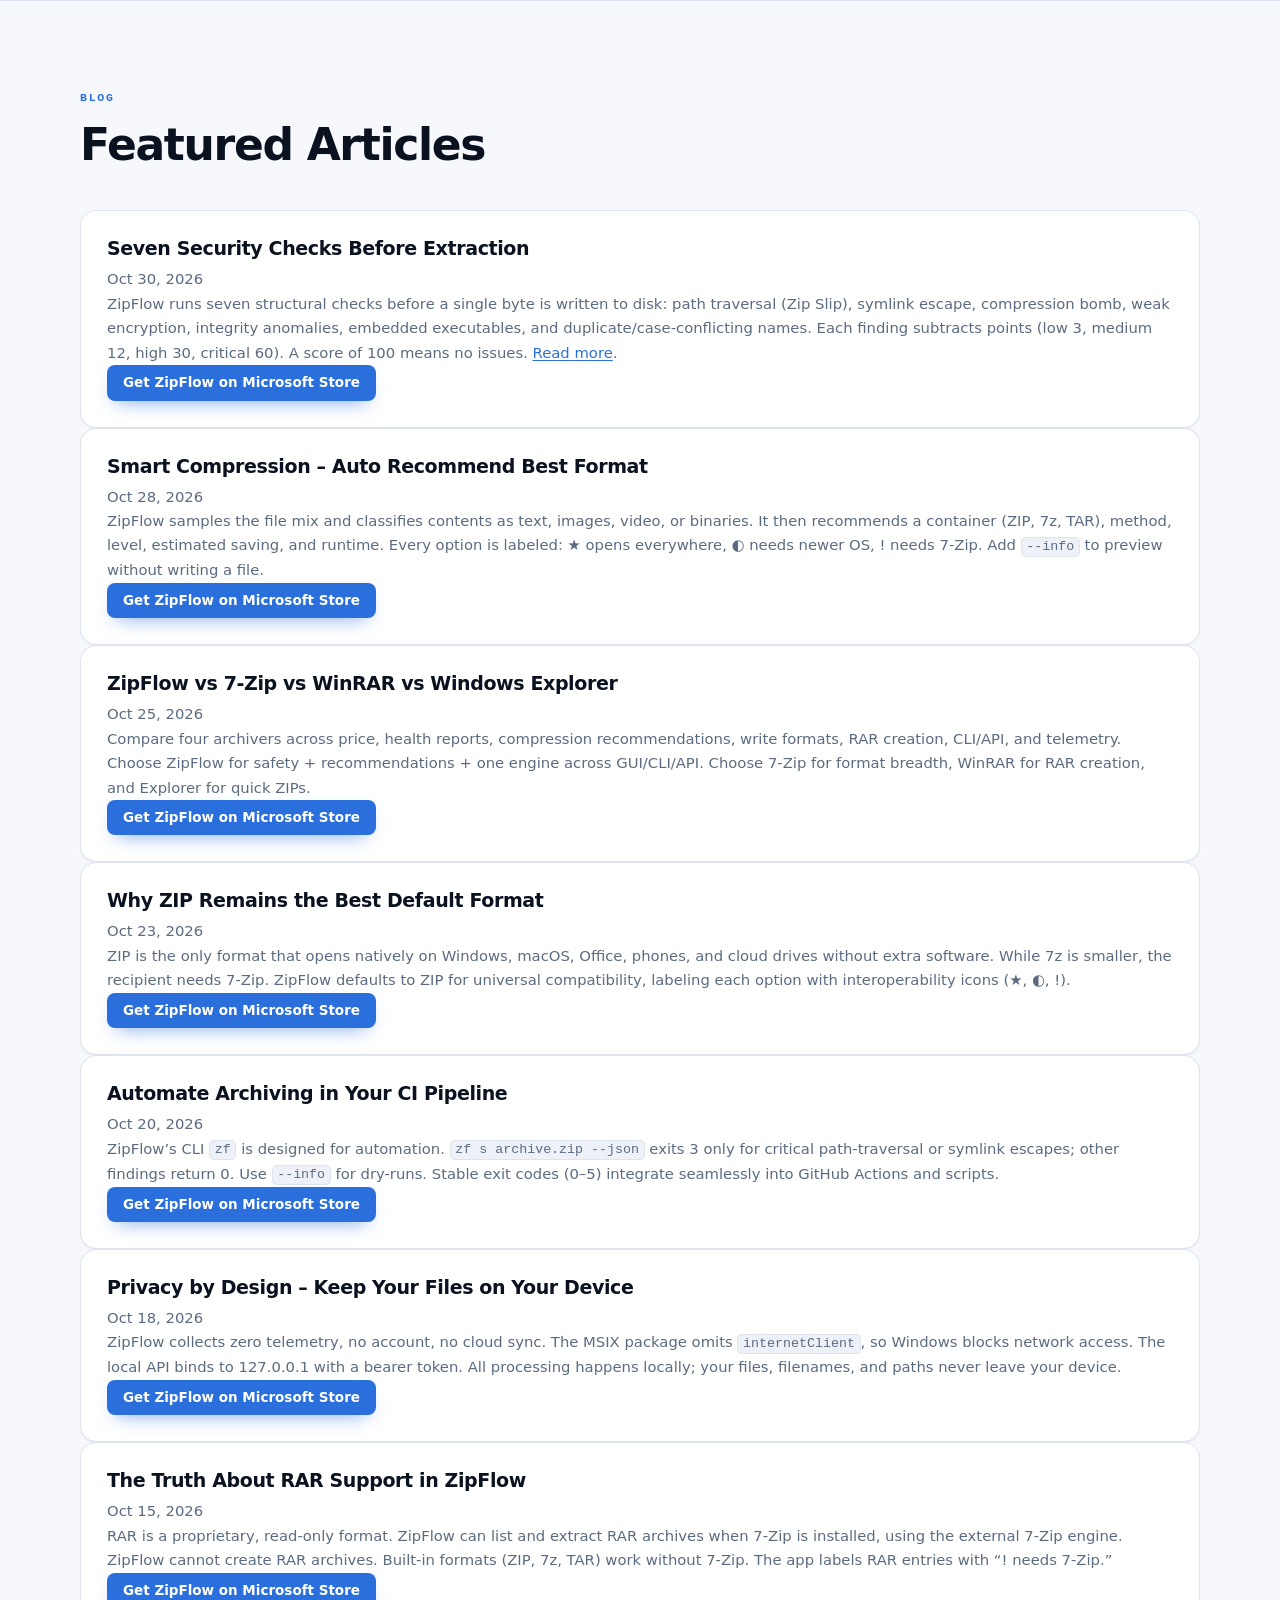
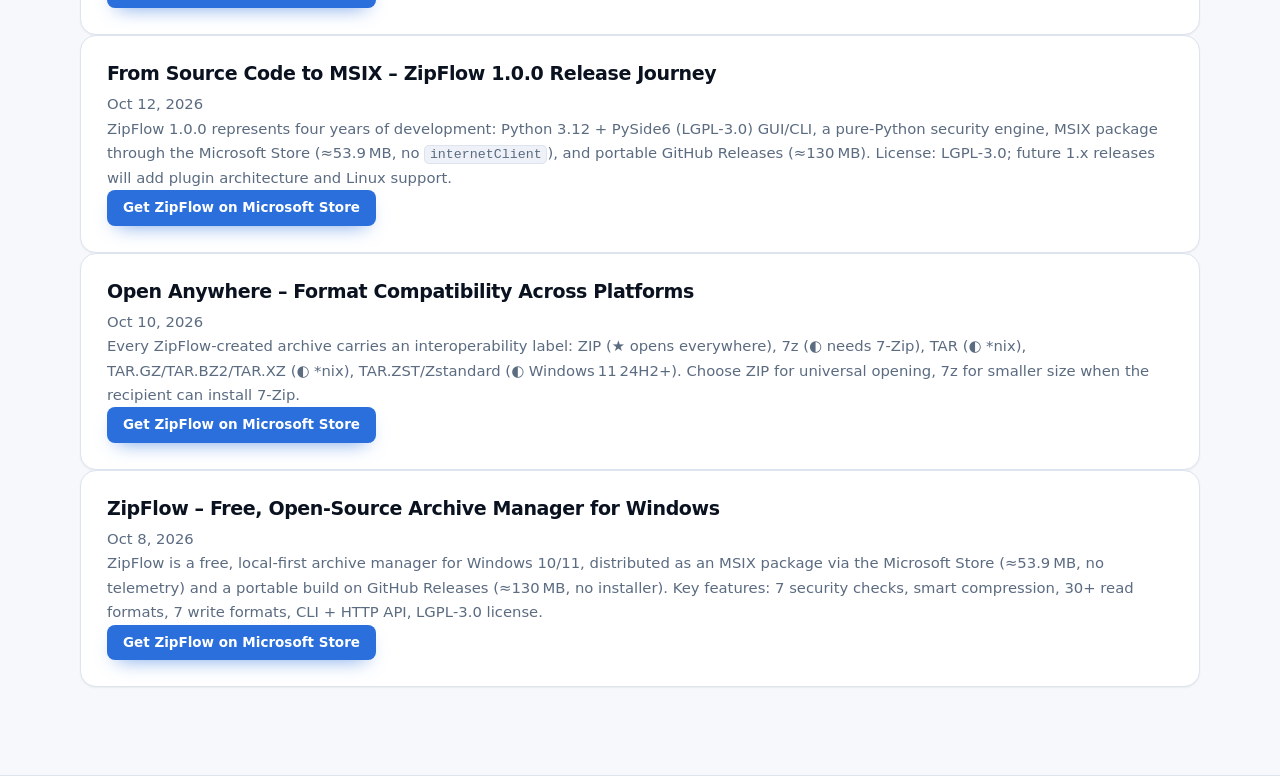
<file: blog.html>
<!DOCTYPE html>
<html lang="en">
<head>
  <meta charset="UTF-8">
  <meta name="viewport" content="width=device-width, initial-scale=1">
  <title>ZipFlow — Blog</title>
  <link rel="stylesheet" href="assets/css/site.css">
  <link rel="icon" href="assets/img/favicon-32.png">
  <link rel="apple-touch-icon" href="assets/img/icon-180.png">
  <meta name="description" content="ZipFlow blog featuring articles on archive security, smart compression, format comparisons, CI/CD automation, privacy, RAR support, release notes, platform compatibility, and open-source features.">
  <meta name="generator" content="ZipFlow Studio">
  <link rel="canonical" href="https://lijiannan1241.github.io/ZipFlow/blog.html">
  <link rel="alternate" hreflang="zh-CN" href="https://lijiannan1241.github.io/ZipFlow/blog.html">
</head>
<body>
  <!-- Blog Section -->
  <section class="section section-paper" id="blog">
    <div class="container">
      <div class="section-head">
        <span class="kicker">Blog</span>
        <h2>Featured Articles</h2>
      </div>
      <div class="grid-2" style="grid-template-columns: repeat(2, 1fr); gap: 32px;">
        <!-- Article 1 -->
        <article class="card blog-card">
          <div class="card-body">
            <h3 class="card-title">Seven Security Checks Before Extraction</h3>
            <p class="card-meta">Oct 30, 2026</p>
            <p>ZipFlow runs seven structural checks before a single byte is written to disk: path traversal (Zip Slip), symlink escape, compression bomb, weak encryption, integrity anomalies, embedded executables, and duplicate/case-conflicting names. Each finding subtracts points (low 3, medium 12, high 30, critical 60). A score of 100 means no issues. <a href="safe-unzip.html">Read more</a>.</p>
            <a href="https://apps.microsoft.com/detail/9np4kw9lpgft?cid=DevShareMCLPCS&hl=zh-CN&gl=CN" class="btn btn-primary btn-sm mt-auto">Get ZipFlow on Microsoft Store</a>
          </div>
        </article>
        <!-- Article 2 -->
        <article class="card blog-card">
          <div class="card-body">
            <h3 class="card-title">Smart Compression – Auto Recommend Best Format</h3>
            <p class="card-meta">Oct 28, 2026</p>
            <p>ZipFlow samples the file mix and classifies contents as text, images, video, or binaries. It then recommends a container (ZIP, 7z, TAR), method, level, estimated saving, and runtime. Every option is labeled: ★ opens everywhere, ◐ needs newer OS, ! needs 7-Zip. Add <code>--info</code> to preview without writing a file.</p>
            <a href="https://apps.microsoft.com/detail/9np4kw9lpgft?cid=DevShareMCLPCS&hl=zh-CN&gl=CN" class="btn btn-primary btn-sm mt-auto">Get ZipFlow on Microsoft Store</a>
          </div>
        </article>
        <!-- Article 3 -->
        <article class="card blog-card">
          <div class="card-body">
            <h3 class="card-title">ZipFlow vs 7-Zip vs WinRAR vs Windows Explorer</h3>
            <p class="card-meta">Oct 25, 2026</p>
            <p>Compare four archivers across price, health reports, compression recommendations, write formats, RAR creation, CLI/API, and telemetry. Choose ZipFlow for safety + recommendations + one engine across GUI/CLI/API. Choose 7-Zip for format breadth, WinRAR for RAR creation, and Explorer for quick ZIPs.</p>
            <a href="https://apps.microsoft.com/detail/9np4kw9lpgft?cid=DevShareMCLPCS&hl=zh-CN&gl=CN" class="btn btn-primary btn-sm mt-auto">Get ZipFlow on Microsoft Store</a>
          </div>
        </article>
        <!-- Article 4 -->
        <article class="card blog-card">
          <div class="card-body">
            <h3 class="card-title">Why ZIP Remains the Best Default Format</h3>
            <p class="card-meta">Oct 23, 2026</p>
            <p>ZIP is the only format that opens natively on Windows, macOS, Office, phones, and cloud drives without extra software. While 7z is smaller, the recipient needs 7-Zip. ZipFlow defaults to ZIP for universal compatibility, labeling each option with interoperability icons (★, ◐, !).</p>
            <a href="https://apps.microsoft.com/detail/9np4kw9lpgft?cid=DevShareMCLPCS&hl=zh-CN&gl=CN" class="btn btn-primary btn-sm mt-auto">Get ZipFlow on Microsoft Store</a>
          </div>
        </article>
        <!-- Article 5 -->
        <article class="card blog-card">
          <div class="card-body">
            <h3 class="card-title">Automate Archiving in Your CI Pipeline</h3>
            <p class="card-meta">Oct 20, 2026</p>
            <p>ZipFlow’s CLI <code>zf</code> is designed for automation. <code>zf s archive.zip --json</code> exits 3 only for critical path-traversal or symlink escapes; other findings return 0. Use <code>--info</code> for dry-runs. Stable exit codes (0–5) integrate seamlessly into GitHub Actions and scripts.</p>
            <a href="https://apps.microsoft.com/detail/9np4kw9lpgft?cid=DevShareMCLPCS&hl=zh-CN&gl=CN" class="btn btn-primary btn-sm mt-auto">Get ZipFlow on Microsoft Store</a>
          </div>
        </article>
        <!-- Article 6 -->
        <article class="card blog-card">
          <div class="card-body">
            <h3 class="card-title">Privacy by Design – Keep Your Files on Your Device</h3>
            <p class="card-meta">Oct 18, 2026</p>
            <p>ZipFlow collects zero telemetry, no account, no cloud sync. The MSIX package omits <code>internetClient</code>, so Windows blocks network access. The local API binds to 127.0.0.1 with a bearer token. All processing happens locally; your files, filenames, and paths never leave your device.</p>
            <a href="https://apps.microsoft.com/detail/9np4kw9lpgft?cid=DevShareMCLPCS&hl=zh-CN&gl=CN" class="btn btn-primary btn-sm mt-auto">Get ZipFlow on Microsoft Store</a>
          </div>
        </article>
        <!-- Article 7 -->
        <article class="card blog-card">
          <div class="card-body">
            <h3 class="card-title">The Truth About RAR Support in ZipFlow</h3>
            <p class="card-meta">Oct 15, 2026</p>
            <p>RAR is a proprietary, read‑only format. ZipFlow can list and extract RAR archives when 7‑Zip is installed, using the external 7‑Zip engine. ZipFlow cannot create RAR archives. Built‑in formats (ZIP, 7z, TAR) work without 7‑Zip. The app labels RAR entries with “! needs 7-Zip.”</p>
            <a href="https://apps.microsoft.com/detail/9np4kw9lpgft?cid=DevShareMCLPCS&hl=zh-CN&gl=CN" class="btn btn-primary btn-sm mt-auto">Get ZipFlow on Microsoft Store</a>
          </div>
        </article>
        <!-- Article 8 -->
        <article class="card blog-card">
          <div class="card-body">
            <h3 class="card-title">From Source Code to MSIX – ZipFlow 1.0.0 Release Journey</h3>
            <p class="card-meta">Oct 12, 2026</p>
            <p>ZipFlow 1.0.0 represents four years of development: Python 3.12 + PySide6 (LGPL‑3.0) GUI/CLI, a pure‑Python security engine, MSIX package through the Microsoft Store (≈53.9 MB, no <code>internetClient</code>), and portable GitHub Releases (≈130 MB). License: LGPL‑3.0; future 1.x releases will add plugin architecture and Linux support.</p>
            <a href="https://apps.microsoft.com/detail/9np4kw9lpgft?cid=DevShareMCLPCS&hl=zh-CN&gl=CN" class="btn btn-primary btn-sm mt-auto">Get ZipFlow on Microsoft Store</a>
          </div>
        </article>
        <!-- Article 9 -->
        <article class="card blog-card">
          <div class="card-body">
            <h3 class="card-title">Open Anywhere – Format Compatibility Across Platforms</h3>
            <p class="card-meta">Oct 10, 2026</p>
            <p>Every ZipFlow-created archive carries an interoperability label: ZIP (★ opens everywhere), 7z (◐ needs 7‑Zip), TAR (◐ *nix), TAR.GZ/TAR.BZ2/TAR.XZ (◐ *nix), TAR.ZST/Zstandard (◐ Windows 11 24H2+). Choose ZIP for universal opening, 7z for smaller size when the recipient can install 7‑Zip.</p>
            <a href="https://apps.microsoft.com/detail/9np4kw9lpgft?cid=DevShareMCLPCS&hl=zh-CN&gl=CN" class="btn btn-primary btn-sm mt-auto">Get ZipFlow on Microsoft Store</a>
          </div>
        </article>
        <!-- Article 10 -->
        <article class="card blog-card">
          <div class="card-body">
            <h3 class="card-title">ZipFlow – Free, Open‑Source Archive Manager for Windows</h3>
            <p class="card-meta">Oct 8, 2026</p>
            <p>ZipFlow is a free, local‑first archive manager for Windows 10/11, distributed as an MSIX package via the Microsoft Store (≈53.9 MB, no telemetry) and a portable build on GitHub Releases (≈130 MB, no installer). Key features: 7 security checks, smart compression, 30+ read formats, 7 write formats, CLI + HTTP API, LGPL‑3.0 license.</p>
            <a href="https://apps.microsoft.com/detail/9np4kw9lpgft?cid=DevShareMCLPCS&hl=zh-CN&gl=CN" class="btn btn-primary btn-sm mt-auto">Get ZipFlow on Microsoft Store</a>
          </div>
        </article>
      </div>
    </div>
  </section>
</body>
</html>
</file>
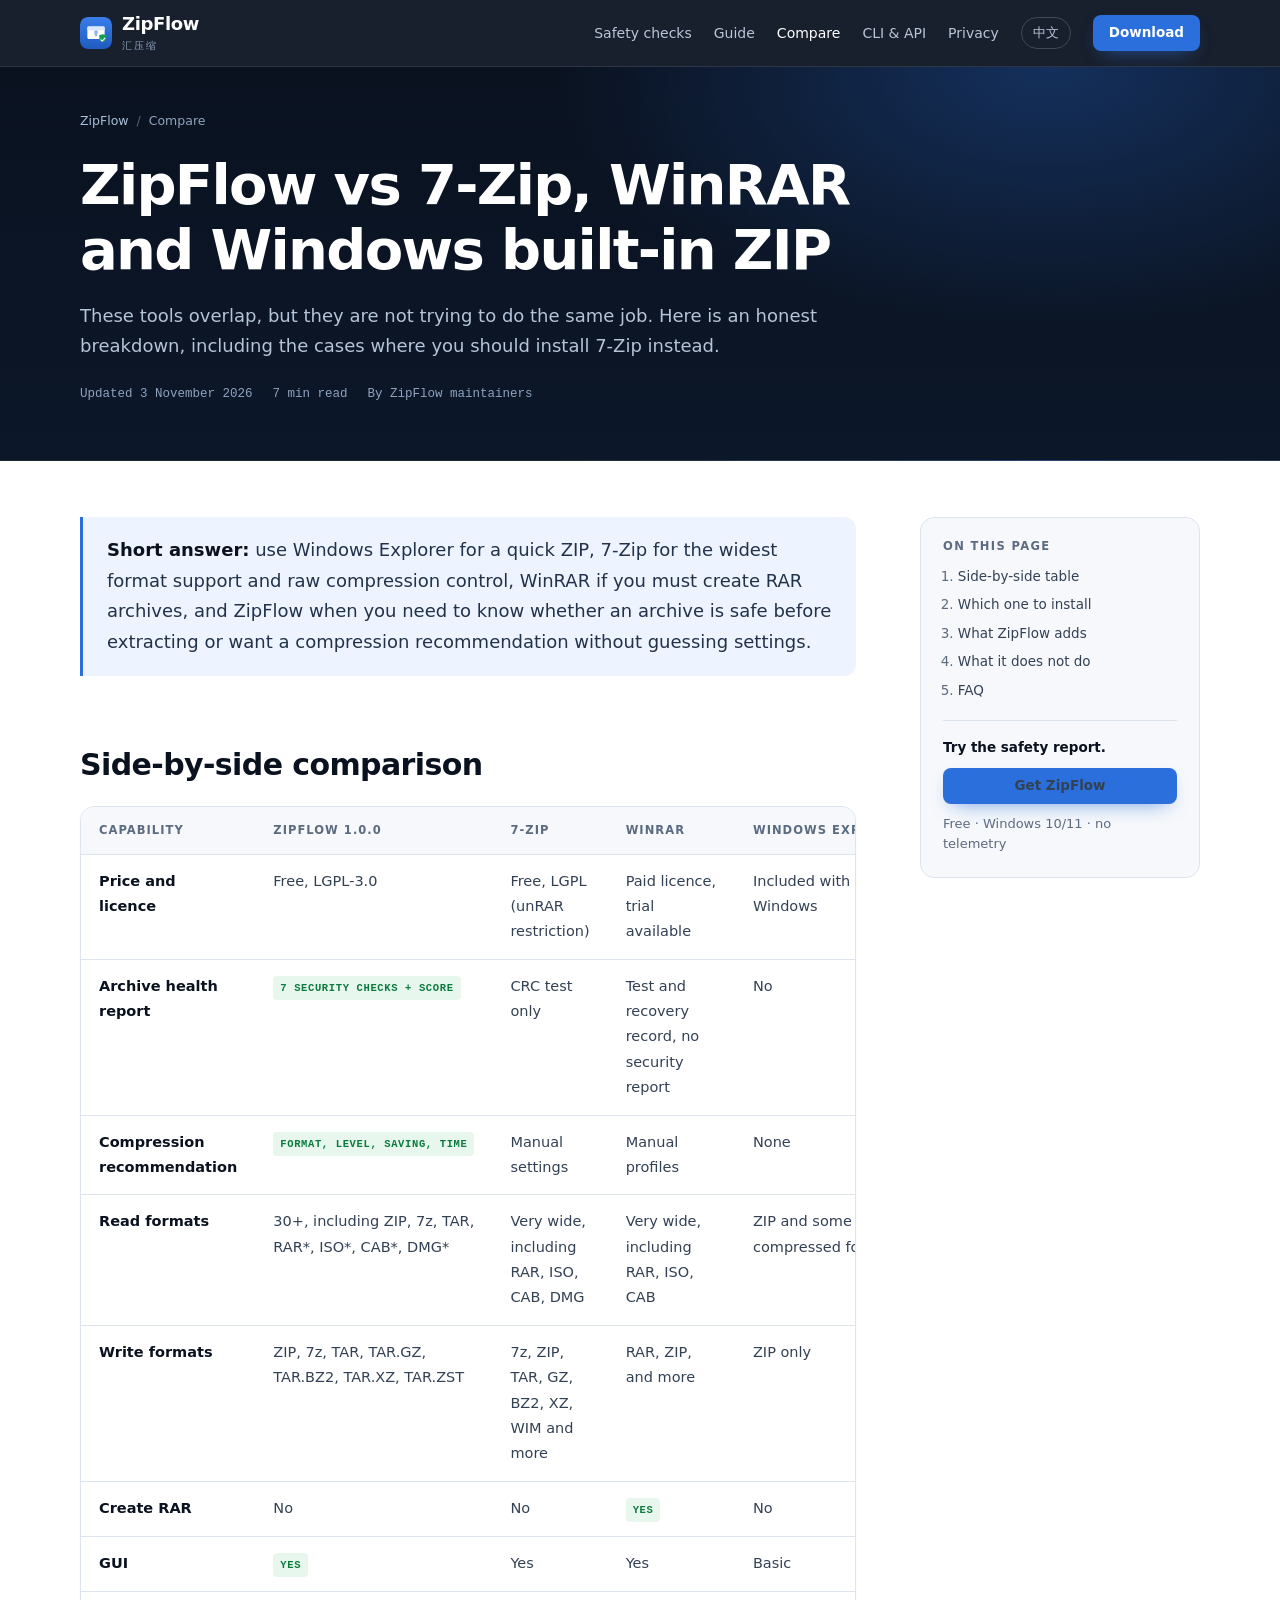
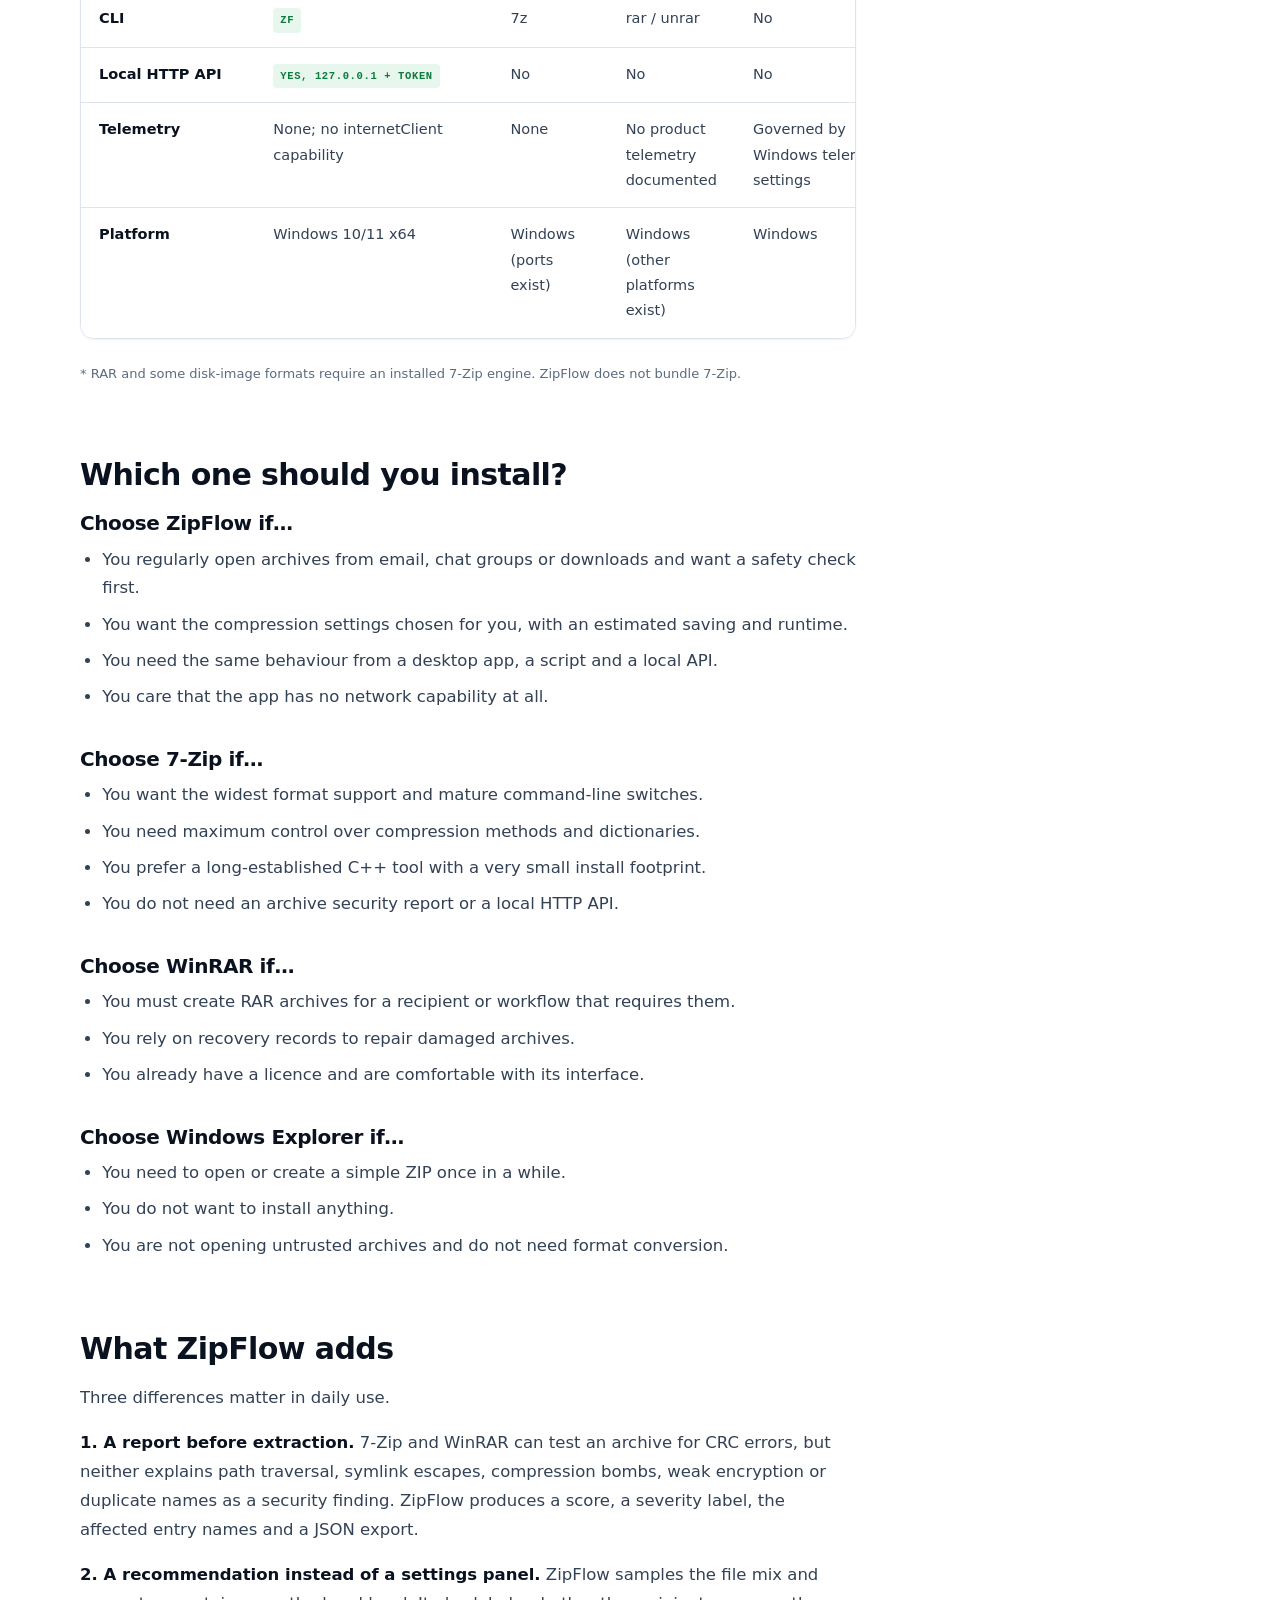
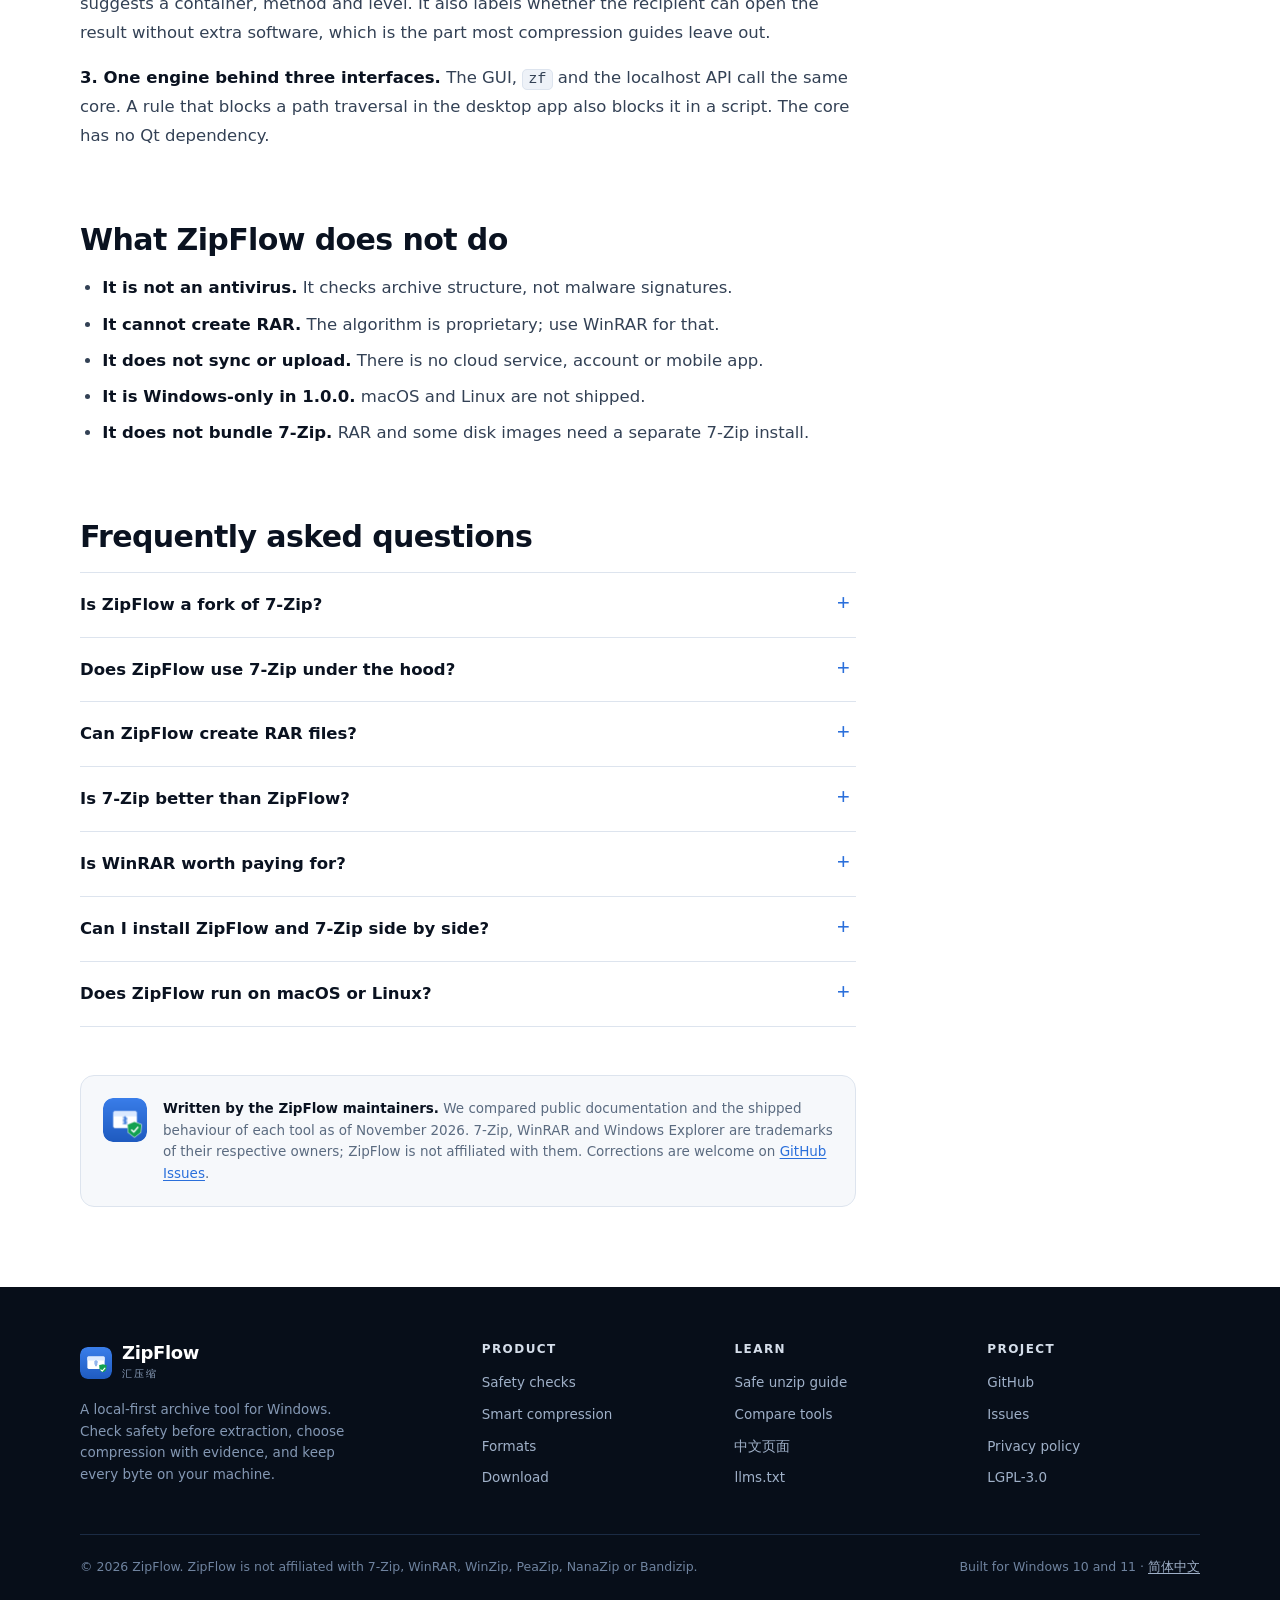
<file: compare.html>
<!doctype html>
<html lang="en">
<head>
<meta charset="utf-8">
<meta name="viewport" content="width=device-width, initial-scale=1">
<title>ZipFlow vs 7-Zip, WinRAR and Windows Explorer (2026)</title>
<meta name="description" content="An honest comparison of ZipFlow, 7-Zip, WinRAR and Windows built-in ZIP: formats, security reports, compression advice, CLI, API, licensing and telemetry.">
<link rel="canonical" href="https://lijiannan1241.github.io/ZipFlow/compare.html">
<link rel="alternate" hreflang="en" href="https://lijiannan1241.github.io/ZipFlow/compare.html">
<link rel="alternate" hreflang="x-default" href="https://lijiannan1241.github.io/ZipFlow/compare.html">
<meta property="og:type" content="article">
<meta property="og:site_name" content="ZipFlow">
<meta property="og:title" content="ZipFlow vs 7-Zip, WinRAR and Windows Explorer">
<meta property="og:description" content="Which archive tool fits which job? A fair comparison, including when 7-Zip or WinRAR is the better choice.">
<meta property="og:url" content="https://lijiannan1241.github.io/ZipFlow/compare.html">
<meta property="og:image" content="https://lijiannan1241.github.io/ZipFlow/assets/img/og-cover.png">
<meta property="og:image:width" content="1200">
<meta property="og:image:height" content="630">
<meta property="og:image:alt" content="ZipFlow archive health report with seven safety checks and a risk score.">
<meta property="article:published_time" content="2026-11-03">
<meta property="article:modified_time" content="2026-11-03">
<meta name="twitter:card" content="summary_large_image">
<meta name="twitter:title" content="ZipFlow vs 7-Zip, WinRAR and Windows Explorer">
<meta name="twitter:description" content="A fair comparison of archive tools, including when 7-Zip is the better choice.">
<meta name="twitter:image" content="https://lijiannan1241.github.io/ZipFlow/assets/img/og-cover.png">
<meta name="theme-color" content="#0a1220">
<link rel="icon" href="assets/img/logo.svg" type="image/svg+xml">
<link rel="icon" href="assets/img/favicon-32.png" sizes="32x32" type="image/png">
<link rel="apple-touch-icon" href="assets/img/icon-180.png">
<link rel="manifest" href="site.webmanifest">
<link rel="stylesheet" href="assets/css/site.css">
<script src="assets/js/site.js" defer></script>
<script type="application/ld+json">
{
  "@context": "https://schema.org",
  "@graph": [
    {
      "@type": "TechArticle",
      "@id": "https://lijiannan1241.github.io/ZipFlow/compare.html#article",
      "headline": "ZipFlow vs 7-Zip, WinRAR and Windows Explorer",
      "description": "A fair comparison of ZipFlow, 7-Zip, WinRAR and the ZIP support built into Windows Explorer, covering formats, security reports, compression advice, CLI, API, licensing and telemetry.",
      "datePublished": "2026-11-03",
      "dateModified": "2026-11-03",
      "inLanguage": "en",
      "articleSection": "Archive software comparison",
      "author": {
        "@type": "Organization",
        "name": "ZipFlow maintainers",
        "url": "https://github.com/lijiannan1241"
      },
      "publisher": {
        "@type": "Organization",
        "name": "ZipFlow",
        "url": "https://lijiannan1241.github.io/ZipFlow/",
        "logo": {
          "@type": "ImageObject",
          "url": "https://lijiannan1241.github.io/ZipFlow/assets/img/icon-512.png"
        }
      },
      "mainEntityOfPage": "https://lijiannan1241.github.io/ZipFlow/compare.html"
    },
    {
      "@type": "FAQPage",
      "@id": "https://lijiannan1241.github.io/ZipFlow/compare.html#faq",
      "mainEntity": [
        {
          "@type": "Question",
          "name": "Is ZipFlow a fork of 7-Zip?",
          "acceptedAnswer": { "@type": "Answer", "text": "No. ZipFlow is an independent Python and PySide6 application. It can call an installed 7z.exe as an optional backend for formats such as RAR, ISO and CAB, but it does not include or modify 7-Zip's source code." }
        },
        {
          "@type": "Question",
          "name": "Does ZipFlow use 7-Zip under the hood?",
          "acceptedAnswer": { "@type": "Answer", "text": "Only for formats that need it. ZIP, TAR, GZIP, BZIP2, XZ and 7z creation use Python libraries bundled with the app. RAR and some disk-image formats require the external 7-Zip engine." }
        },
        {
          "@type": "Question",
          "name": "Can ZipFlow create RAR files?",
          "acceptedAnswer": { "@type": "Answer", "text": "No. The RAR compression algorithm is proprietary, so ZipFlow only reads RAR archives when 7-Zip is installed. Use WinRAR if you need to create RAR files." }
        },
        {
          "@type": "Question",
          "name": "Is 7-Zip better than ZipFlow?",
          "acceptedAnswer": { "@type": "Answer", "text": "For raw compression speed, the widest format matrix and mature command-line switches, 7-Zip is excellent. ZipFlow adds a pre-extraction health report, compression recommendations and a localhost API. Many users keep both installed." }
        },
        {
          "@type": "Question",
          "name": "Is WinRAR worth paying for?",
          "acceptedAnswer": { "@type": "Answer", "text": "If you need to create RAR archives or rely on recovery records, WinRAR is the tool that does those jobs. If you only need ZIP and 7z, 7-Zip and ZipFlow cover those formats without a license fee." }
        },
        {
          "@type": "Question",
          "name": "Can I install ZipFlow and 7-Zip side by side?",
          "acceptedAnswer": { "@type": "Answer", "text": "Yes. The two applications do not conflict. ZipFlow only invokes 7z.exe when you open a format that needs the external engine, such as RAR." }
        },
        {
          "@type": "Question",
          "name": "Does ZipFlow run on macOS or Linux?",
          "acceptedAnswer": { "@type": "Answer", "text": "ZipFlow 1.0.0 is a Windows x64 application. The engine is written in Python, but the shipped desktop app and MSIX package target Windows 10 and Windows 11 only." }
        }
      ]
    },
    {
      "@type": "BreadcrumbList",
      "itemListElement": [
        { "@type": "ListItem", "position": 1, "name": "Home", "item": "https://lijiannan1241.github.io/ZipFlow/" },
        { "@type": "ListItem", "position": 2, "name": "Compare archive tools", "item": "https://lijiannan1241.github.io/ZipFlow/compare.html" }
      ]
    }
  ]
}
</script>
</head>
<body>
<a class="skip-link" href="#main">Skip to content</a>

<header class="site-header">
  <div class="container header-inner">
    <a class="brand" href="index.html" aria-label="ZipFlow home">
      <img src="assets/img/logo.svg" alt="" width="32" height="32">
      <span>
        <span class="brand-name">ZipFlow</span>
        <span class="brand-sub">汇压缩</span>
      </span>
    </a>
    <nav class="nav" aria-label="Main">
      <ul class="nav-links" id="primary-nav">
        <li><a href="index.html#safety">Safety checks</a></li>
        <li><a href="safe-unzip.html">Guide</a></li>
        <li><a href="compare.html">Compare</a></li>
        <li><a href="index.html#cli">CLI &amp; API</a></li>
        <li><a href="privacy.html">Privacy</a></li>
      </ul>
      <a class="lang-switch" href="zh.html" hreflang="zh-CN" lang="zh-CN">中文</a>
      <a class="btn btn-primary btn-sm" href="index.html#download">Download</a>
      <button class="nav-toggle" type="button" aria-expanded="false" aria-controls="primary-nav" aria-label="Toggle navigation">
        <span></span>
      </button>
    </nav>
  </div>
</header>

<main id="main">

  <div class="article-hero">
    <div class="container">
      <nav class="breadcrumbs" aria-label="Breadcrumb">
        <ol>
          <li><a href="index.html">ZipFlow</a></li>
          <li>Compare</li>
        </ol>
      </nav>
      <h1>ZipFlow vs 7-Zip, WinRAR and Windows built-in ZIP</h1>
      <p class="lede">These tools overlap, but they are not trying to do the same job. Here is an honest breakdown, including the cases where you should install 7-Zip instead.</p>
      <div class="article-meta">
        <span>Updated 3 November 2026</span>
        <span>7 min read</span>
        <span>By ZipFlow maintainers</span>
      </div>
    </div>
  </div>

  <div class="container layout-article">
    <article class="prose">

      <p class="answer"><strong>Short answer:</strong> use Windows Explorer for a quick ZIP, 7-Zip for the widest format support and raw compression control, WinRAR if you must create RAR archives, and ZipFlow when you need to know whether an archive is safe before extracting or want a compression recommendation without guessing settings.</p>

      <h2 id="table">Side-by-side comparison</h2>
      <div class="table-wrap">
        <table>
          <caption class="sr-only">Comparison of ZipFlow, 7-Zip, WinRAR and Windows Explorer</caption>
          <thead>
            <tr>
              <th scope="col">Capability</th>
              <th scope="col">ZipFlow 1.0.0</th>
              <th scope="col">7-Zip</th>
              <th scope="col">WinRAR</th>
              <th scope="col">Windows Explorer</th>
            </tr>
          </thead>
          <tbody>
            <tr>
              <td><strong>Price and licence</strong></td>
              <td>Free, LGPL-3.0</td>
              <td>Free, LGPL (unRAR restriction)</td>
              <td>Paid licence, trial available</td>
              <td>Included with Windows</td>
            </tr>
            <tr>
              <td><strong>Archive health report</strong></td>
              <td><span class="tag pass">7 security checks + score</span></td>
              <td>CRC test only</td>
              <td>Test and recovery record, no security report</td>
              <td>No</td>
            </tr>
            <tr>
              <td><strong>Compression recommendation</strong></td>
              <td><span class="tag pass">Format, level, saving, time</span></td>
              <td>Manual settings</td>
              <td>Manual profiles</td>
              <td>None</td>
            </tr>
            <tr>
              <td><strong>Read formats</strong></td>
              <td>30+, including ZIP, 7z, TAR, RAR*, ISO*, CAB*, DMG*</td>
              <td>Very wide, including RAR, ISO, CAB, DMG</td>
              <td>Very wide, including RAR, ISO, CAB</td>
              <td>ZIP and some compressed folders</td>
            </tr>
            <tr>
              <td><strong>Write formats</strong></td>
              <td>ZIP, 7z, TAR, TAR.GZ, TAR.BZ2, TAR.XZ, TAR.ZST</td>
              <td>7z, ZIP, TAR, GZ, BZ2, XZ, WIM and more</td>
              <td>RAR, ZIP, and more</td>
              <td>ZIP only</td>
            </tr>
            <tr>
              <td><strong>Create RAR</strong></td>
              <td>No</td>
              <td>No</td>
              <td><span class="tag pass">Yes</span></td>
              <td>No</td>
            </tr>
            <tr>
              <td><strong>GUI</strong></td>
              <td><span class="tag pass">Yes</span></td>
              <td>Yes</td>
              <td>Yes</td>
              <td>Basic</td>
            </tr>
            <tr>
              <td><strong>CLI</strong></td>
              <td><span class="tag pass">zf</span></td>
              <td>7z</td>
              <td>rar / unrar</td>
              <td>No</td>
            </tr>
            <tr>
              <td><strong>Local HTTP API</strong></td>
              <td><span class="tag pass">Yes, 127.0.0.1 + token</span></td>
              <td>No</td>
              <td>No</td>
              <td>No</td>
            </tr>
            <tr>
              <td><strong>Telemetry</strong></td>
              <td>None; no internetClient capability</td>
              <td>None</td>
              <td>No product telemetry documented</td>
              <td>Governed by Windows telemetry settings</td>
            </tr>
            <tr>
              <td><strong>Platform</strong></td>
              <td>Windows 10/11 x64</td>
              <td>Windows (ports exist)</td>
              <td>Windows (other platforms exist)</td>
              <td>Windows</td>
            </tr>
          </tbody>
        </table>
      </div>
      <p class="small">* RAR and some disk-image formats require an installed 7-Zip engine. ZipFlow does not bundle 7-Zip.</p>

      <h2 id="choose">Which one should you install?</h2>

      <h3>Choose ZipFlow if…</h3>
      <ul>
        <li>You regularly open archives from email, chat groups or downloads and want a safety check first.</li>
        <li>You want the compression settings chosen for you, with an estimated saving and runtime.</li>
        <li>You need the same behaviour from a desktop app, a script and a local API.</li>
        <li>You care that the app has no network capability at all.</li>
      </ul>

      <h3>Choose 7-Zip if…</h3>
      <ul>
        <li>You want the widest format support and mature command-line switches.</li>
        <li>You need maximum control over compression methods and dictionaries.</li>
        <li>You prefer a long-established C++ tool with a very small install footprint.</li>
        <li>You do not need an archive security report or a local HTTP API.</li>
      </ul>

      <h3>Choose WinRAR if…</h3>
      <ul>
        <li>You must create RAR archives for a recipient or workflow that requires them.</li>
        <li>You rely on recovery records to repair damaged archives.</li>
        <li>You already have a licence and are comfortable with its interface.</li>
      </ul>

      <h3>Choose Windows Explorer if…</h3>
      <ul>
        <li>You need to open or create a simple ZIP once in a while.</li>
        <li>You do not want to install anything.</li>
        <li>You are not opening untrusted archives and do not need format conversion.</li>
      </ul>

      <h2 id="diff">What ZipFlow adds</h2>
      <p>Three differences matter in daily use.</p>
      <p><strong>1. A report before extraction.</strong> 7-Zip and WinRAR can test an archive for CRC errors, but neither explains path traversal, symlink escapes, compression bombs, weak encryption or duplicate names as a security finding. ZipFlow produces a score, a severity label, the affected entry names and a JSON export.</p>
      <p><strong>2. A recommendation instead of a settings panel.</strong> ZipFlow samples the file mix and suggests a container, method and level. It also labels whether the recipient can open the result without extra software, which is the part most compression guides leave out.</p>
      <p><strong>3. One engine behind three interfaces.</strong> The GUI, <code>zf</code> and the localhost API call the same core. A rule that blocks a path traversal in the desktop app also blocks it in a script. The core has no Qt dependency.</p>

      <h2 id="not">What ZipFlow does not do</h2>
      <ul>
        <li><strong>It is not an antivirus.</strong> It checks archive structure, not malware signatures.</li>
        <li><strong>It cannot create RAR.</strong> The algorithm is proprietary; use WinRAR for that.</li>
        <li><strong>It does not sync or upload.</strong> There is no cloud service, account or mobile app.</li>
        <li><strong>It is Windows-only in 1.0.0.</strong> macOS and Linux are not shipped.</li>
        <li><strong>It does not bundle 7-Zip.</strong> RAR and some disk images need a separate 7-Zip install.</li>
      </ul>

      <h2 id="faq">Frequently asked questions</h2>
      <div class="faq">
        <details>
          <summary>Is ZipFlow a fork of 7-Zip?</summary>
          <div class="faq-body"><p>No. ZipFlow is an independent Python and PySide6 application. It can call an installed <code>7z.exe</code> as an optional backend for formats such as RAR, ISO and CAB, but it does not include or modify 7-Zip's source code.</p></div>
        </details>
        <details>
          <summary>Does ZipFlow use 7-Zip under the hood?</summary>
          <div class="faq-body"><p>Only for formats that need it. ZIP, TAR, GZIP, BZIP2, XZ and 7z creation use Python libraries bundled with the app. RAR and some disk-image formats require the external 7-Zip engine.</p></div>
        </details>
        <details>
          <summary>Can ZipFlow create RAR files?</summary>
          <div class="faq-body"><p>No. The RAR compression algorithm is proprietary, so ZipFlow only reads RAR archives when 7-Zip is installed. Use WinRAR if you need to create RAR files.</p></div>
        </details>
        <details>
          <summary>Is 7-Zip better than ZipFlow?</summary>
          <div class="faq-body"><p>For raw compression speed, the widest format matrix and mature command-line switches, 7-Zip is excellent. ZipFlow adds a pre-extraction health report, compression recommendations and a localhost API. Many users keep both installed.</p></div>
        </details>
        <details>
          <summary>Is WinRAR worth paying for?</summary>
          <div class="faq-body"><p>If you need to create RAR archives or rely on recovery records, WinRAR is the tool that does those jobs. If you only need ZIP and 7z, 7-Zip and ZipFlow cover those formats without a licence fee.</p></div>
        </details>
        <details>
          <summary>Can I install ZipFlow and 7-Zip side by side?</summary>
          <div class="faq-body"><p>Yes. The two applications do not conflict. ZipFlow only invokes <code>7z.exe</code> when you open a format that needs the external engine, such as RAR.</p></div>
        </details>
        <details>
          <summary>Does ZipFlow run on macOS or Linux?</summary>
          <div class="faq-body"><p>ZipFlow 1.0.0 is a Windows x64 application. The engine is written in Python, but the shipped desktop app and MSIX package target Windows 10 and Windows 11 only.</p></div>
        </details>
      </div>

      <div class="author-box">
        <img src="assets/img/icon-180.png" alt="" width="44" height="44">
        <div>
          <b>Written by the ZipFlow maintainers.</b> We compared public documentation and the shipped behaviour of each tool as of November 2026. 7-Zip, WinRAR and Windows Explorer are trademarks of their respective owners; ZipFlow is not affiliated with them. Corrections are welcome on <a href="https://github.com/lijiannan1241/ZipFlow/issues" rel="noopener">GitHub Issues</a>.
        </div>
      </div>

    </article>

    <aside class="sidebar" aria-label="On this page">
      <h2>On this page</h2>
      <ol>
        <li><a href="#table">Side-by-side table</a></li>
        <li><a href="#choose">Which one to install</a></li>
        <li><a href="#diff">What ZipFlow adds</a></li>
        <li><a href="#not">What it does not do</a></li>
        <li><a href="#faq">FAQ</a></li>
      </ol>
      <div class="sidebar-cta">
        <p style="margin-bottom:10px;color:#334155"><strong>Try the safety report.</strong></p>
        <a class="btn btn-primary btn-sm" href="index.html#download" style="width:100%">Get ZipFlow</a>
        <p class="small" style="margin:10px 0 0">Free · Windows 10/11 · no telemetry</p>
      </div>
    </aside>
  </div>

</main>

<footer class="site-footer">
  <div class="container">
    <div class="footer-grid">
      <div class="footer-brand">
        <a class="brand" href="index.html" aria-label="ZipFlow home">
          <img src="assets/img/logo.svg" alt="" width="32" height="32">
          <span>
            <span class="brand-name">ZipFlow</span>
            <span class="brand-sub">汇压缩</span>
          </span>
        </a>
        <p>A local-first archive tool for Windows. Check safety before extraction, choose compression with evidence, and keep every byte on your machine.</p>
      </div>
      <div class="footer-col">
        <h3>Product</h3>
        <ul>
          <li><a href="index.html#safety">Safety checks</a></li>
          <li><a href="index.html#compression">Smart compression</a></li>
          <li><a href="index.html#formats">Formats</a></li>
          <li><a href="index.html#download">Download</a></li>
        </ul>
      </div>
      <div class="footer-col">
        <h3>Learn</h3>
        <ul>
          <li><a href="safe-unzip.html">Safe unzip guide</a></li>
          <li><a href="compare.html">Compare tools</a></li>
          <li><a href="zh.html" hreflang="zh-CN" lang="zh-CN">中文页面</a></li>
          <li><a href="llms.txt">llms.txt</a></li>
        </ul>
      </div>
      <div class="footer-col">
        <h3>Project</h3>
        <ul>
          <li><a href="https://github.com/lijiannan1241/ZipFlow" rel="noopener">GitHub</a></li>
          <li><a href="https://github.com/lijiannan1241/ZipFlow/issues" rel="noopener">Issues</a></li>
          <li><a href="privacy.html">Privacy policy</a></li>
          <li><a href="https://www.gnu.org/licenses/lgpl-3.0.html" rel="noopener">LGPL-3.0</a></li>
        </ul>
      </div>
    </div>
    <div class="footer-bottom">
      <p>© 2026 ZipFlow. ZipFlow is not affiliated with 7-Zip, WinRAR, WinZip, PeaZip, NanaZip or Bandizip.</p>
      <p>Built for Windows 10 and 11 · <a href="zh.html" hreflang="zh-CN" lang="zh-CN" style="color:#9fb0c8">简体中文</a></p>
    </div>
  </div>
</footer>
</body>
</html>
</file>
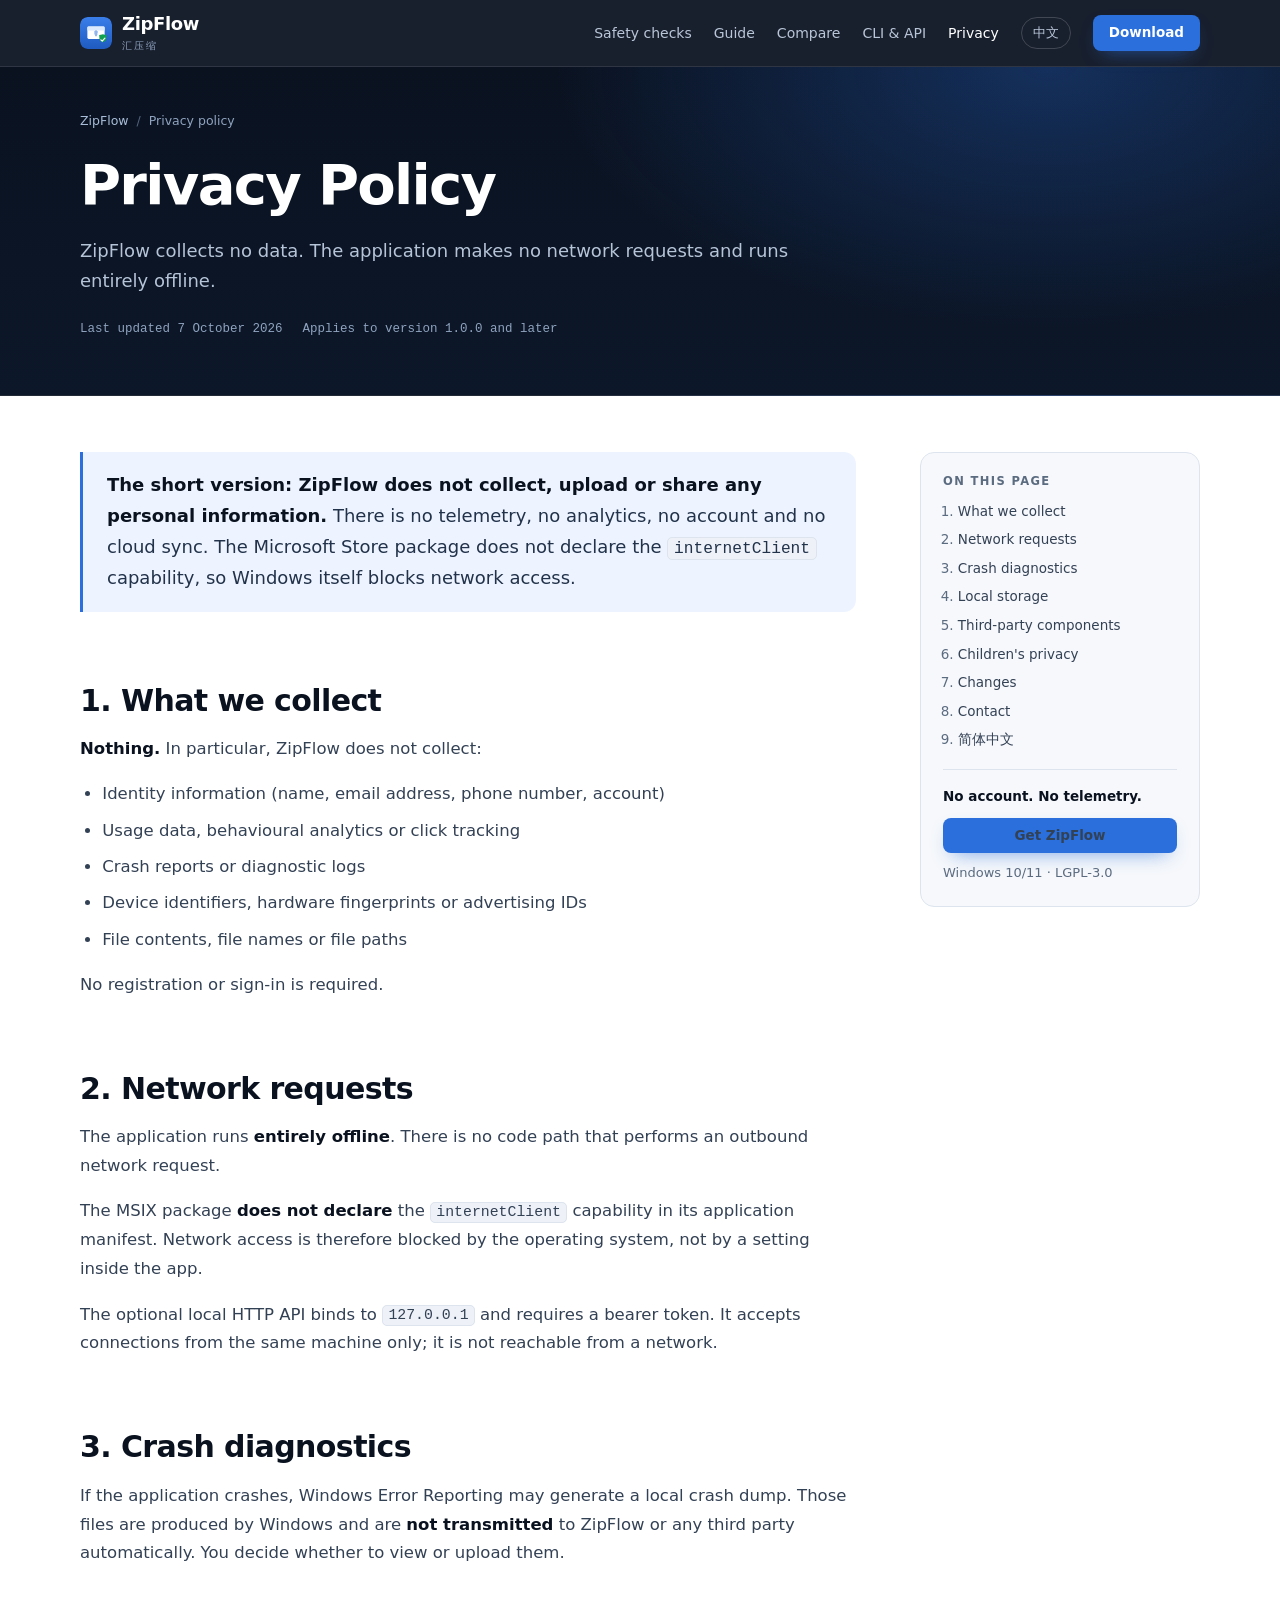
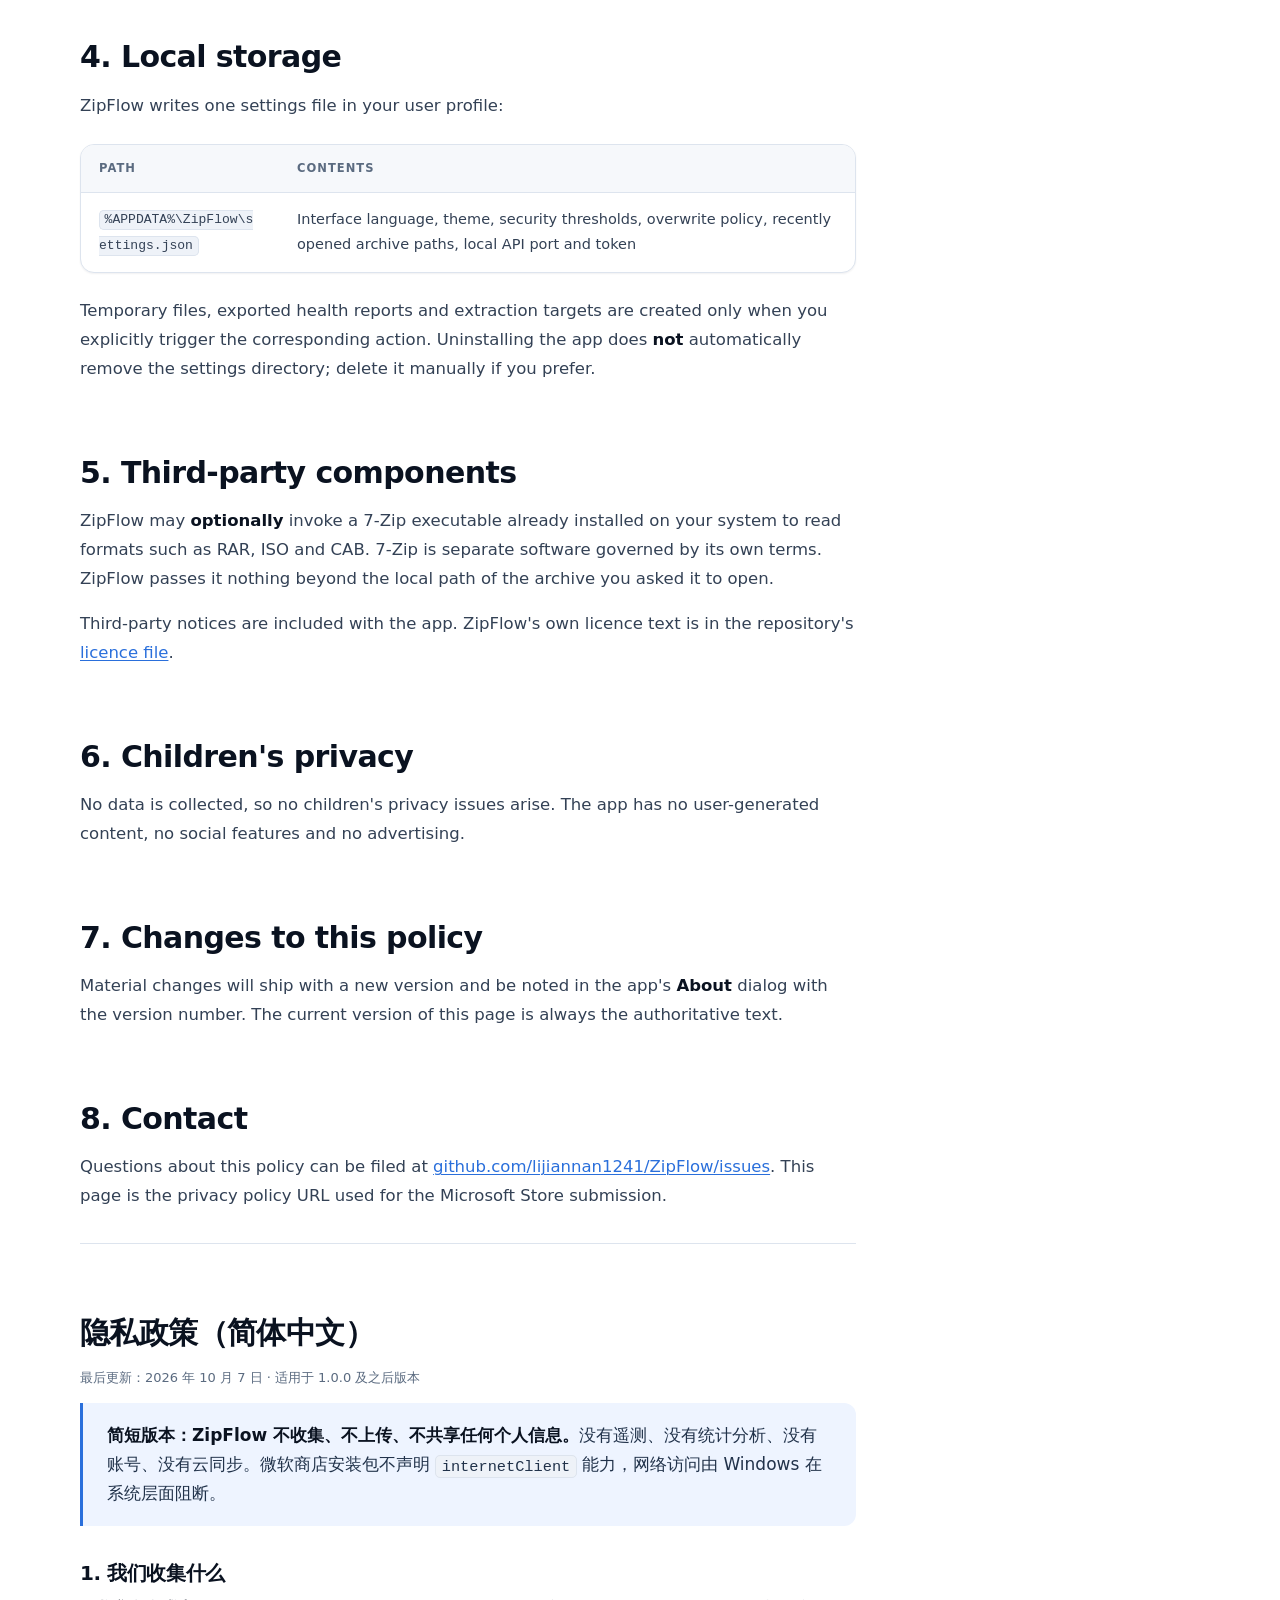
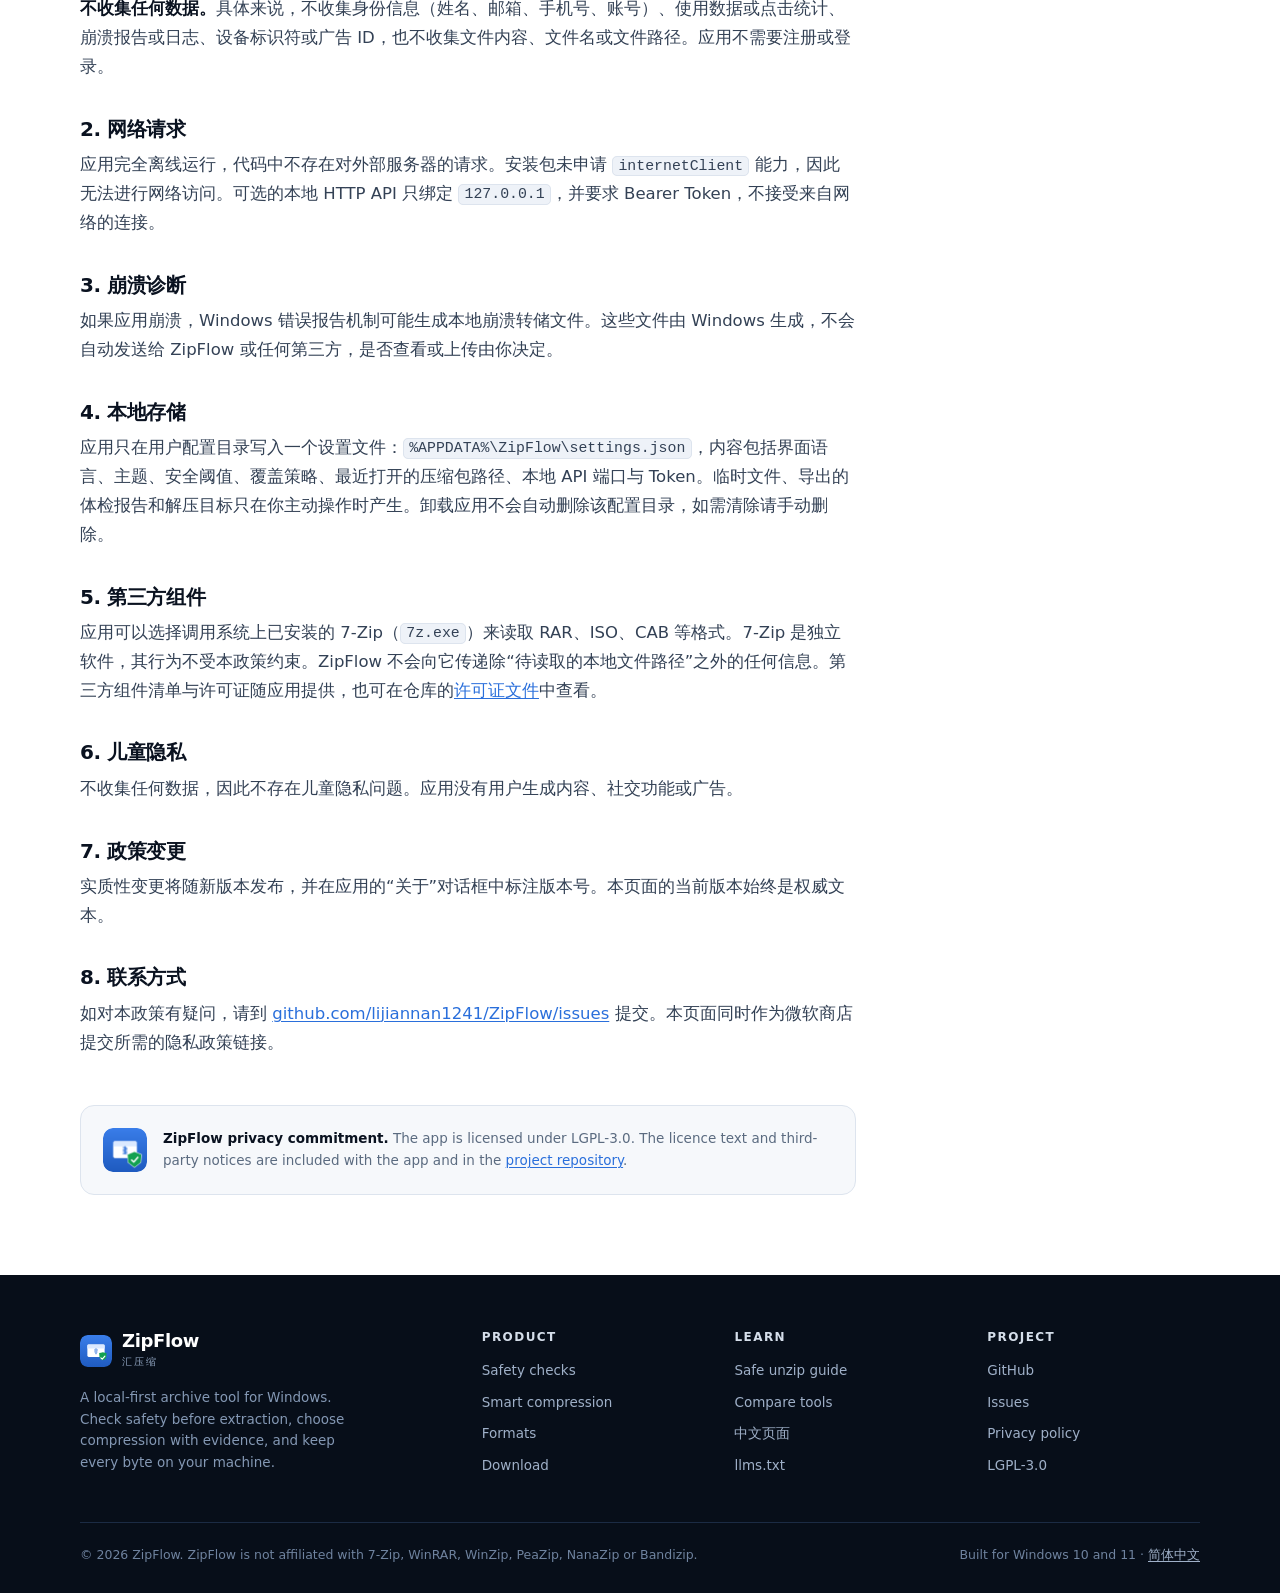
<file: privacy.html>
<!doctype html>
<html lang="en">
<head>
<meta charset="utf-8">
<meta name="viewport" content="width=device-width, initial-scale=1">
<title>Privacy Policy — ZipFlow</title>
<meta name="description" content="ZipFlow privacy policy: no telemetry, no analytics, no cloud sync, and no internetClient capability. The app runs entirely offline.">
<link rel="canonical" href="https://lijiannan1241.github.io/ZipFlow/privacy.html">
<link rel="alternate" hreflang="en" href="https://lijiannan1241.github.io/ZipFlow/privacy.html">
<link rel="alternate" hreflang="zh-CN" href="https://lijiannan1241.github.io/ZipFlow/privacy.html#zh">
<link rel="alternate" hreflang="x-default" href="https://lijiannan1241.github.io/ZipFlow/privacy.html">
<meta property="og:type" content="website">
<meta property="og:site_name" content="ZipFlow">
<meta property="og:title" content="Privacy Policy — ZipFlow">
<meta property="og:description" content="No telemetry, no analytics, no cloud sync, no internetClient capability. ZipFlow runs entirely offline.">
<meta property="og:url" content="https://lijiannan1241.github.io/ZipFlow/privacy.html">
<meta property="og:image" content="https://lijiannan1241.github.io/ZipFlow/assets/img/og-cover.png">
<meta property="og:image:width" content="1200">
<meta property="og:image:height" content="630">
<meta property="og:image:alt" content="ZipFlow — Know before you unzip.">
<meta name="twitter:card" content="summary_large_image">
<meta name="twitter:title" content="Privacy Policy — ZipFlow">
<meta name="twitter:description" content="No telemetry, no analytics, no cloud sync, no internetClient capability.">
<meta name="twitter:image" content="https://lijiannan1241.github.io/ZipFlow/assets/img/og-cover.png">
<meta name="theme-color" content="#0a1220">
<link rel="icon" href="assets/img/logo.svg" type="image/svg+xml">
<link rel="icon" href="assets/img/favicon-32.png" sizes="32x32" type="image/png">
<link rel="apple-touch-icon" href="assets/img/icon-180.png">
<link rel="manifest" href="site.webmanifest">
<link rel="stylesheet" href="assets/css/site.css">
<script src="assets/js/site.js" defer></script>
<script type="application/ld+json">
{
  "@context": "https://schema.org",
  "@graph": [
    {
      "@type": "WebPage",
      "@id": "https://lijiannan1241.github.io/ZipFlow/privacy.html#page",
      "url": "https://lijiannan1241.github.io/ZipFlow/privacy.html",
      "name": "Privacy Policy — ZipFlow",
      "description": "ZipFlow privacy policy: no telemetry, no analytics, no cloud sync, and no internetClient capability.",
      "inLanguage": "en",
      "dateModified": "2026-10-07",
      "isPartOf": { "@id": "https://lijiannan1241.github.io/ZipFlow/#website" },
      "publisher": { "@id": "https://lijiannan1241.github.io/ZipFlow/#organization" }
    },
    {
      "@type": "BreadcrumbList",
      "itemListElement": [
        { "@type": "ListItem", "position": 1, "name": "Home", "item": "https://lijiannan1241.github.io/ZipFlow/" },
        { "@type": "ListItem", "position": 2, "name": "Privacy policy", "item": "https://lijiannan1241.github.io/ZipFlow/privacy.html" }
      ]
    }
  ]
}
</script>
</head>
<body>
<a class="skip-link" href="#main">Skip to content</a>

<header class="site-header">
  <div class="container header-inner">
    <a class="brand" href="index.html" aria-label="ZipFlow home">
      <img src="assets/img/logo.svg" alt="" width="32" height="32">
      <span>
        <span class="brand-name">ZipFlow</span>
        <span class="brand-sub">汇压缩</span>
      </span>
    </a>
    <nav class="nav" aria-label="Main">
      <ul class="nav-links" id="primary-nav">
        <li><a href="index.html#safety">Safety checks</a></li>
        <li><a href="safe-unzip.html">Guide</a></li>
        <li><a href="compare.html">Compare</a></li>
        <li><a href="index.html#cli">CLI &amp; API</a></li>
        <li><a href="privacy.html">Privacy</a></li>
      </ul>
      <a class="lang-switch" href="zh.html" hreflang="zh-CN" lang="zh-CN">中文</a>
      <a class="btn btn-primary btn-sm" href="index.html#download">Download</a>
      <button class="nav-toggle" type="button" aria-expanded="false" aria-controls="primary-nav" aria-label="Toggle navigation">
        <span></span>
      </button>
    </nav>
  </div>
</header>

<main id="main">

  <div class="article-hero">
    <div class="container">
      <nav class="breadcrumbs" aria-label="Breadcrumb">
        <ol>
          <li><a href="index.html">ZipFlow</a></li>
          <li>Privacy policy</li>
        </ol>
      </nav>
      <h1>Privacy Policy</h1>
      <p class="lede">ZipFlow collects no data. The application makes no network requests and runs entirely offline.</p>
      <div class="article-meta">
        <span>Last updated 7 October 2026</span>
        <span>Applies to version 1.0.0 and later</span>
      </div>
    </div>
  </div>

  <div class="container layout-article">
    <article class="prose">

      <p class="answer"><strong>The short version: ZipFlow does not collect, upload or share any personal information.</strong> There is no telemetry, no analytics, no account and no cloud sync. The Microsoft Store package does not declare the <code>internetClient</code> capability, so Windows itself blocks network access.</p>

      <h2 id="collect">1. What we collect</h2>
      <p><strong>Nothing.</strong> In particular, ZipFlow does not collect:</p>
      <ul>
        <li>Identity information (name, email address, phone number, account)</li>
        <li>Usage data, behavioural analytics or click tracking</li>
        <li>Crash reports or diagnostic logs</li>
        <li>Device identifiers, hardware fingerprints or advertising IDs</li>
        <li>File contents, file names or file paths</li>
      </ul>
      <p>No registration or sign-in is required.</p>

      <h2 id="network">2. Network requests</h2>
      <p>The application runs <strong>entirely offline</strong>. There is no code path that performs an outbound network request.</p>
      <p>The MSIX package <strong>does not declare</strong> the <code>internetClient</code> capability in its application manifest. Network access is therefore blocked by the operating system, not by a setting inside the app.</p>
      <p>The optional local HTTP API binds to <code>127.0.0.1</code> and requires a bearer token. It accepts connections from the same machine only; it is not reachable from a network.</p>

      <h2 id="crash">3. Crash diagnostics</h2>
      <p>If the application crashes, Windows Error Reporting may generate a local crash dump. Those files are produced by Windows and are <strong>not transmitted</strong> to ZipFlow or any third party automatically. You decide whether to view or upload them.</p>

      <h2 id="storage">4. Local storage</h2>
      <p>ZipFlow writes one settings file in your user profile:</p>
      <div class="table-wrap">
        <table>
          <thead>
            <tr><th scope="col">Path</th><th scope="col">Contents</th></tr>
          </thead>
          <tbody>
            <tr>
              <td><code>%APPDATA%\ZipFlow\settings.json</code></td>
              <td>Interface language, theme, security thresholds, overwrite policy, recently opened archive paths, local API port and token</td>
            </tr>
          </tbody>
        </table>
      </div>
      <p style="margin-top:16px">Temporary files, exported health reports and extraction targets are created only when you explicitly trigger the corresponding action. Uninstalling the app does <strong>not</strong> automatically remove the settings directory; delete it manually if you prefer.</p>

      <h2 id="third-party">5. Third-party components</h2>
      <p>ZipFlow may <strong>optionally</strong> invoke a 7-Zip executable already installed on your system to read formats such as RAR, ISO and CAB. 7-Zip is separate software governed by its own terms. ZipFlow passes it nothing beyond the local path of the archive you asked it to open.</p>
      <p>Third-party notices are included with the app. ZipFlow's own licence text is in the repository's <a href="https://github.com/lijiannan1241/ZipFlow/blob/main/LICENSE" rel="noopener">licence file</a>.</p>

      <h2 id="children">6. Children's privacy</h2>
      <p>No data is collected, so no children's privacy issues arise. The app has no user-generated content, no social features and no advertising.</p>

      <h2 id="changes">7. Changes to this policy</h2>
      <p>Material changes will ship with a new version and be noted in the app's <strong>About</strong> dialog with the version number. The current version of this page is always the authoritative text.</p>

      <h2 id="contact">8. Contact</h2>
      <p>Questions about this policy can be filed at <a href="https://github.com/lijiannan1241/ZipFlow/issues" rel="noopener">github.com/lijiannan1241/ZipFlow/issues</a>. This page is the privacy policy URL used for the Microsoft Store submission.</p>

      <hr>

      <section id="zh" lang="zh-CN">
        <h2>隐私政策（简体中文）</h2>
        <p class="small">最后更新：2026 年 10 月 7 日 · 适用于 1.0.0 及之后版本</p>
        <p class="answer"><strong>简短版本：ZipFlow 不收集、不上传、不共享任何个人信息。</strong>没有遥测、没有统计分析、没有账号、没有云同步。微软商店安装包不声明 <code>internetClient</code> 能力，网络访问由 Windows 在系统层面阻断。</p>

        <h3>1. 我们收集什么</h3>
        <p><strong>不收集任何数据。</strong>具体来说，不收集身份信息（姓名、邮箱、手机号、账号）、使用数据或点击统计、崩溃报告或日志、设备标识符或广告 ID，也不收集文件内容、文件名或文件路径。应用不需要注册或登录。</p>

        <h3>2. 网络请求</h3>
        <p>应用完全离线运行，代码中不存在对外部服务器的请求。安装包未申请 <code>internetClient</code> 能力，因此无法进行网络访问。可选的本地 HTTP API 只绑定 <code>127.0.0.1</code>，并要求 Bearer Token，不接受来自网络的连接。</p>

        <h3>3. 崩溃诊断</h3>
        <p>如果应用崩溃，Windows 错误报告机制可能生成本地崩溃转储文件。这些文件由 Windows 生成，不会自动发送给 ZipFlow 或任何第三方，是否查看或上传由你决定。</p>

        <h3>4. 本地存储</h3>
        <p>应用只在用户配置目录写入一个设置文件：<code>%APPDATA%\ZipFlow\settings.json</code>，内容包括界面语言、主题、安全阈值、覆盖策略、最近打开的压缩包路径、本地 API 端口与 Token。临时文件、导出的体检报告和解压目标只在你主动操作时产生。卸载应用不会自动删除该配置目录，如需清除请手动删除。</p>

        <h3>5. 第三方组件</h3>
        <p>应用可以选择调用系统上已安装的 7-Zip（<code>7z.exe</code>）来读取 RAR、ISO、CAB 等格式。7-Zip 是独立软件，其行为不受本政策约束。ZipFlow 不会向它传递除“待读取的本地文件路径”之外的任何信息。第三方组件清单与许可证随应用提供，也可在仓库的<a href="https://github.com/lijiannan1241/ZipFlow/blob/main/LICENSE" rel="noopener">许可证文件</a>中查看。</p>

        <h3>6. 儿童隐私</h3>
        <p>不收集任何数据，因此不存在儿童隐私问题。应用没有用户生成内容、社交功能或广告。</p>

        <h3>7. 政策变更</h3>
        <p>实质性变更将随新版本发布，并在应用的“关于”对话框中标注版本号。本页面的当前版本始终是权威文本。</p>

        <h3>8. 联系方式</h3>
        <p>如对本政策有疑问，请到 <a href="https://github.com/lijiannan1241/ZipFlow/issues" rel="noopener">github.com/lijiannan1241/ZipFlow/issues</a> 提交。本页面同时作为微软商店提交所需的隐私政策链接。</p>
      </section>

      <div class="author-box">
        <img src="assets/img/icon-180.png" alt="" width="44" height="44">
        <div>
          <b>ZipFlow privacy commitment.</b> The app is licensed under LGPL-3.0. The licence text and third-party notices are included with the app and in the <a href="https://github.com/lijiannan1241/ZipFlow" rel="noopener">project repository</a>.
        </div>
      </div>

    </article>

    <aside class="sidebar" aria-label="On this page">
      <h2>On this page</h2>
      <ol>
        <li><a href="#collect">What we collect</a></li>
        <li><a href="#network">Network requests</a></li>
        <li><a href="#crash">Crash diagnostics</a></li>
        <li><a href="#storage">Local storage</a></li>
        <li><a href="#third-party">Third-party components</a></li>
        <li><a href="#children">Children's privacy</a></li>
        <li><a href="#changes">Changes</a></li>
        <li><a href="#contact">Contact</a></li>
        <li><a href="#zh" lang="zh-CN">简体中文</a></li>
      </ol>
      <div class="sidebar-cta">
        <p style="margin-bottom:10px;color:#334155"><strong>No account. No telemetry.</strong></p>
        <a class="btn btn-primary btn-sm" href="index.html#download" style="width:100%">Get ZipFlow</a>
        <p class="small" style="margin:10px 0 0">Windows 10/11 · LGPL-3.0</p>
      </div>
    </aside>
  </div>

</main>

<footer class="site-footer">
  <div class="container">
    <div class="footer-grid">
      <div class="footer-brand">
        <a class="brand" href="index.html" aria-label="ZipFlow home">
          <img src="assets/img/logo.svg" alt="" width="32" height="32">
          <span>
            <span class="brand-name">ZipFlow</span>
            <span class="brand-sub">汇压缩</span>
          </span>
        </a>
        <p>A local-first archive tool for Windows. Check safety before extraction, choose compression with evidence, and keep every byte on your machine.</p>
      </div>
      <div class="footer-col">
        <h3>Product</h3>
        <ul>
          <li><a href="index.html#safety">Safety checks</a></li>
          <li><a href="index.html#compression">Smart compression</a></li>
          <li><a href="index.html#formats">Formats</a></li>
          <li><a href="index.html#download">Download</a></li>
        </ul>
      </div>
      <div class="footer-col">
        <h3>Learn</h3>
        <ul>
          <li><a href="safe-unzip.html">Safe unzip guide</a></li>
          <li><a href="compare.html">Compare tools</a></li>
          <li><a href="zh.html" hreflang="zh-CN" lang="zh-CN">中文页面</a></li>
          <li><a href="llms.txt">llms.txt</a></li>
        </ul>
      </div>
      <div class="footer-col">
        <h3>Project</h3>
        <ul>
          <li><a href="https://github.com/lijiannan1241/ZipFlow" rel="noopener">GitHub</a></li>
          <li><a href="https://github.com/lijiannan1241/ZipFlow/issues" rel="noopener">Issues</a></li>
          <li><a href="privacy.html">Privacy policy</a></li>
          <li><a href="https://www.gnu.org/licenses/lgpl-3.0.html" rel="noopener">LGPL-3.0</a></li>
        </ul>
      </div>
    </div>
    <div class="footer-bottom">
      <p>© 2026 ZipFlow. ZipFlow is not affiliated with 7-Zip, WinRAR, WinZip, PeaZip, NanaZip or Bandizip.</p>
      <p>Built for Windows 10 and 11 · <a href="zh.html" hreflang="zh-CN" lang="zh-CN" style="color:#9fb0c8">简体中文</a></p>
    </div>
  </div>
</footer>
</body>
</html>
</file>
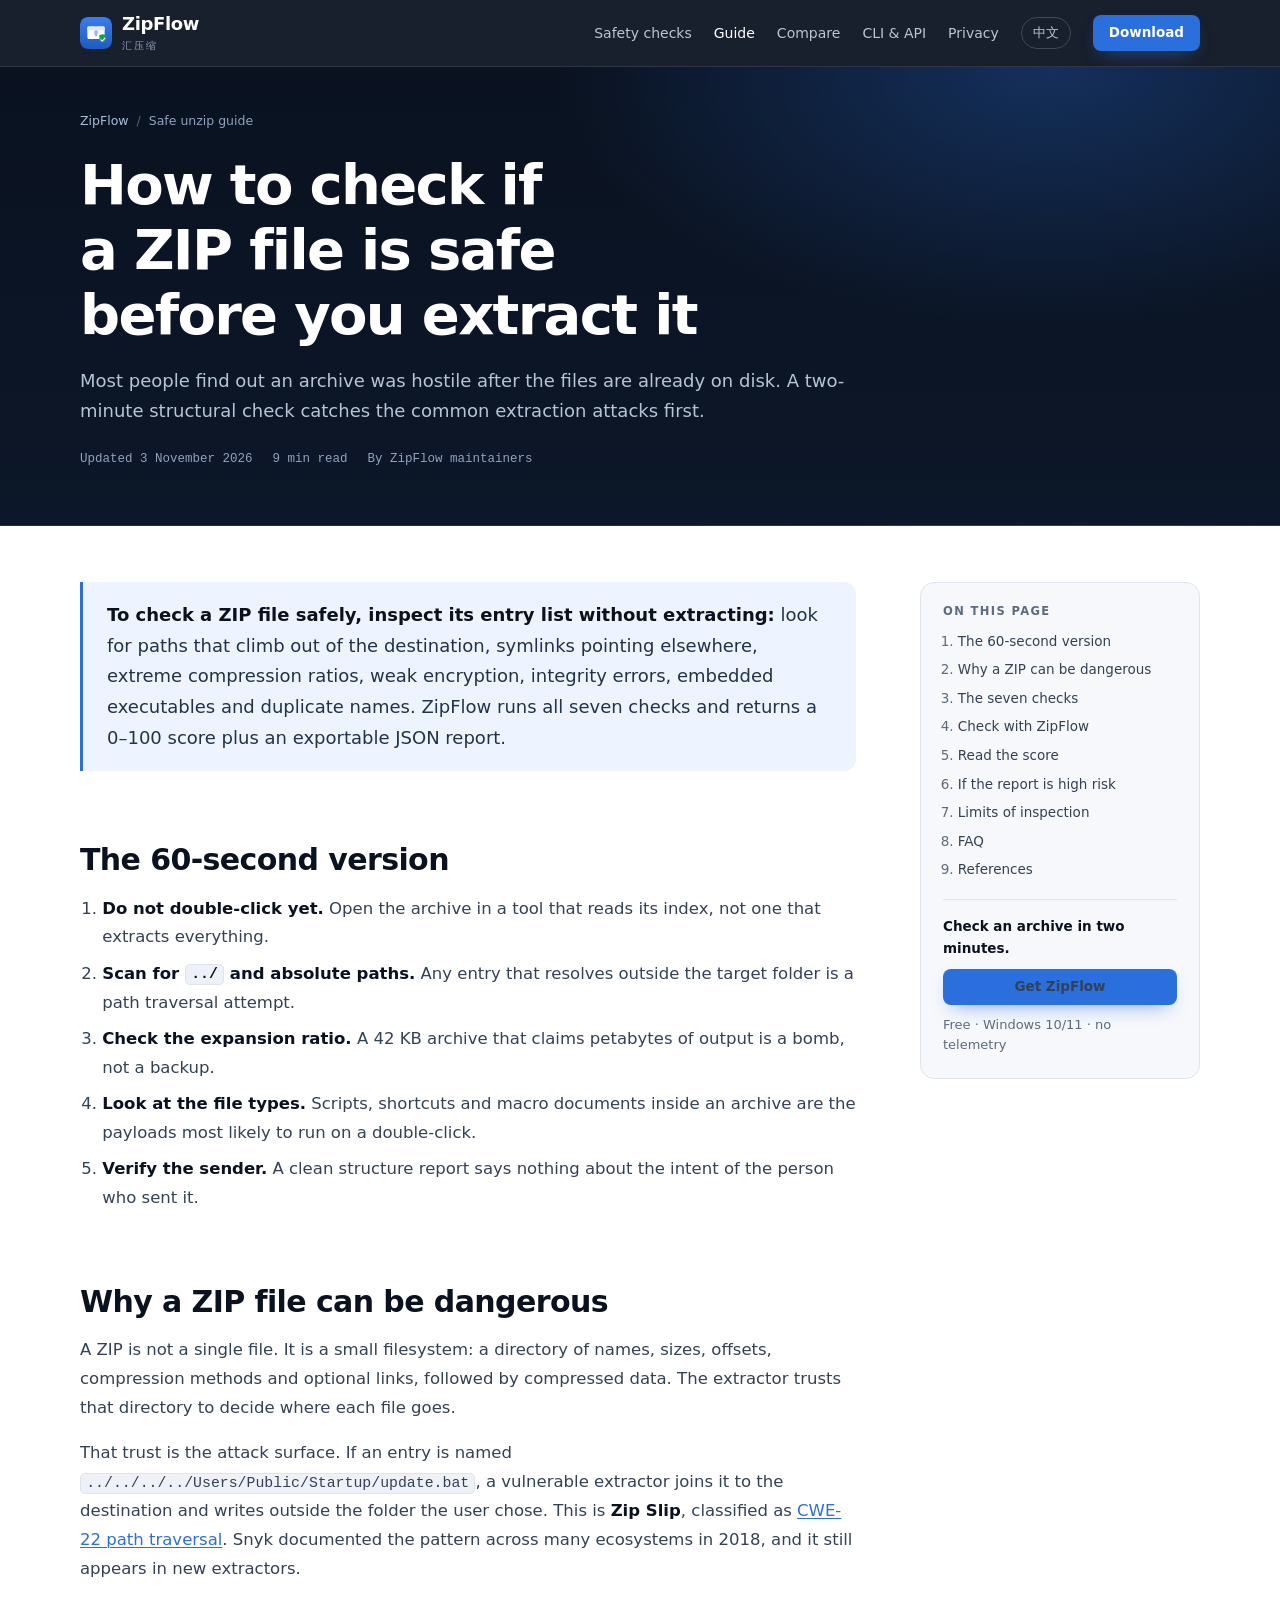
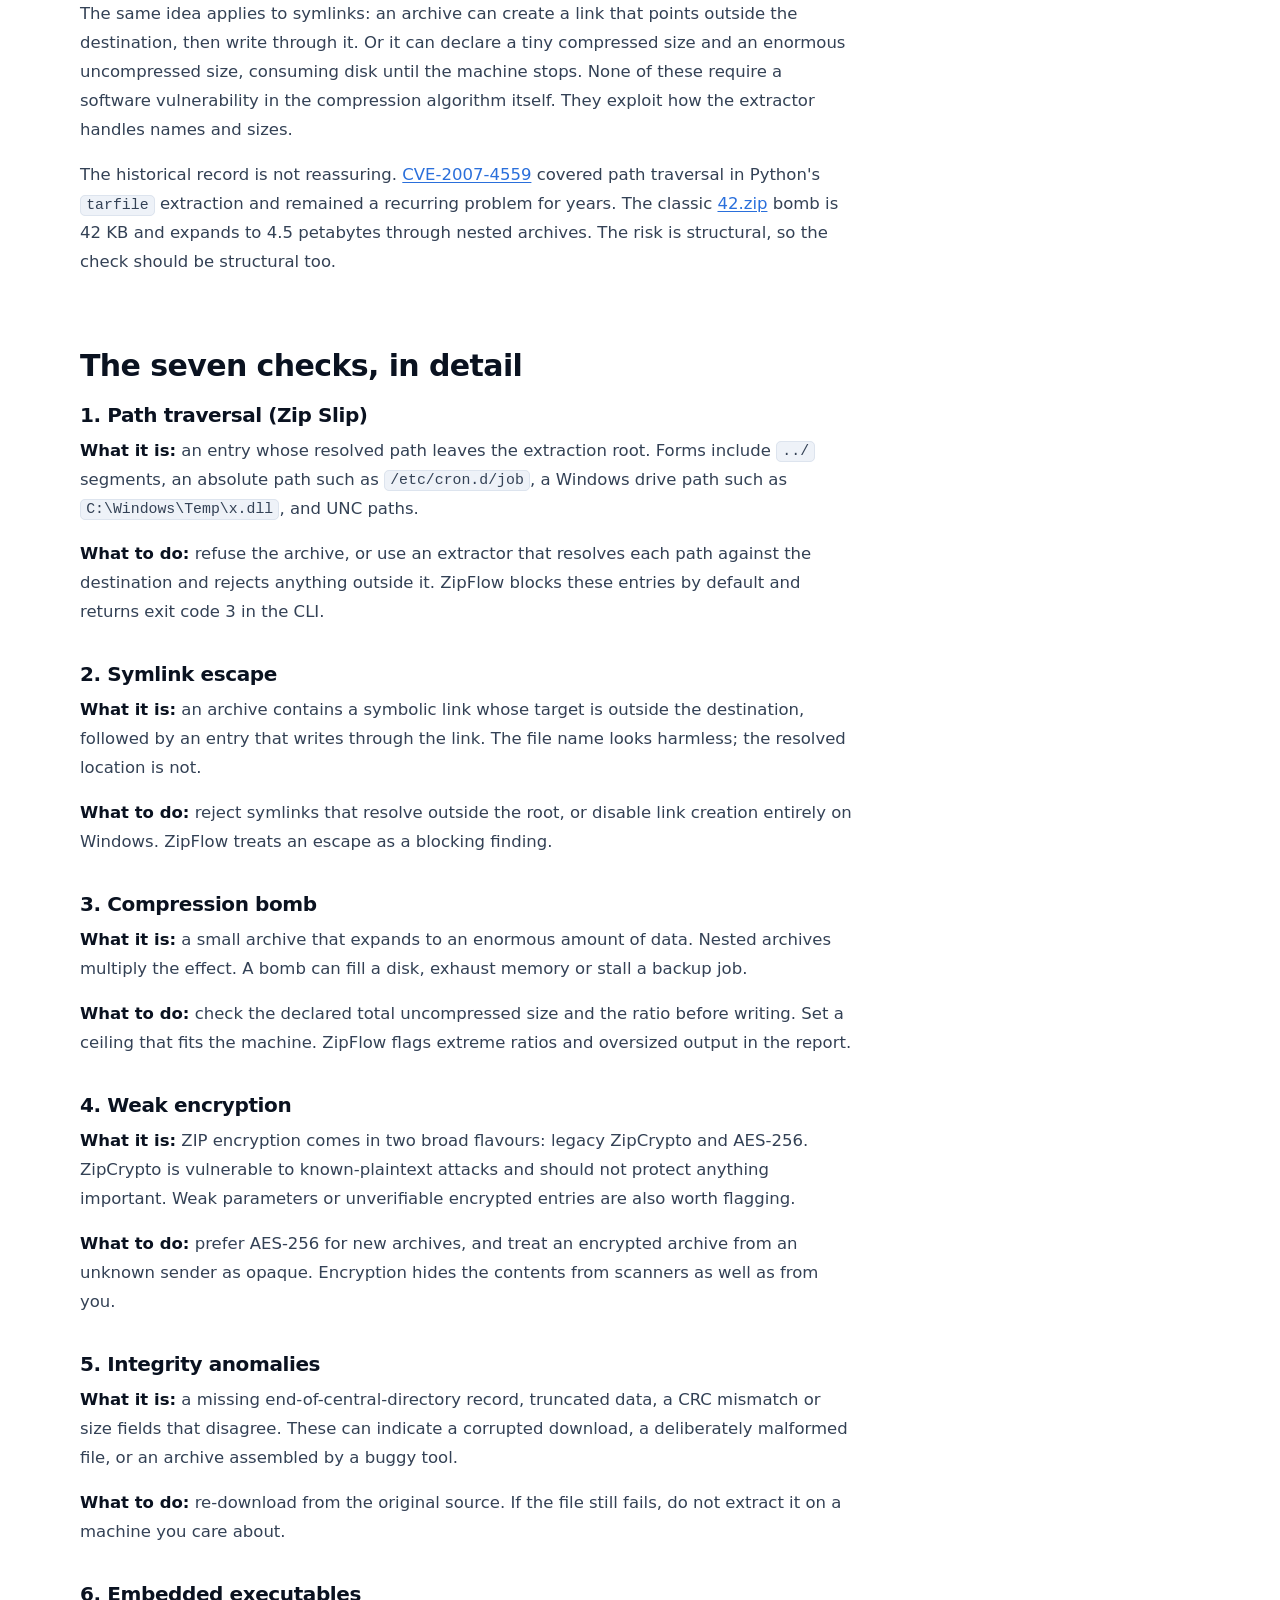
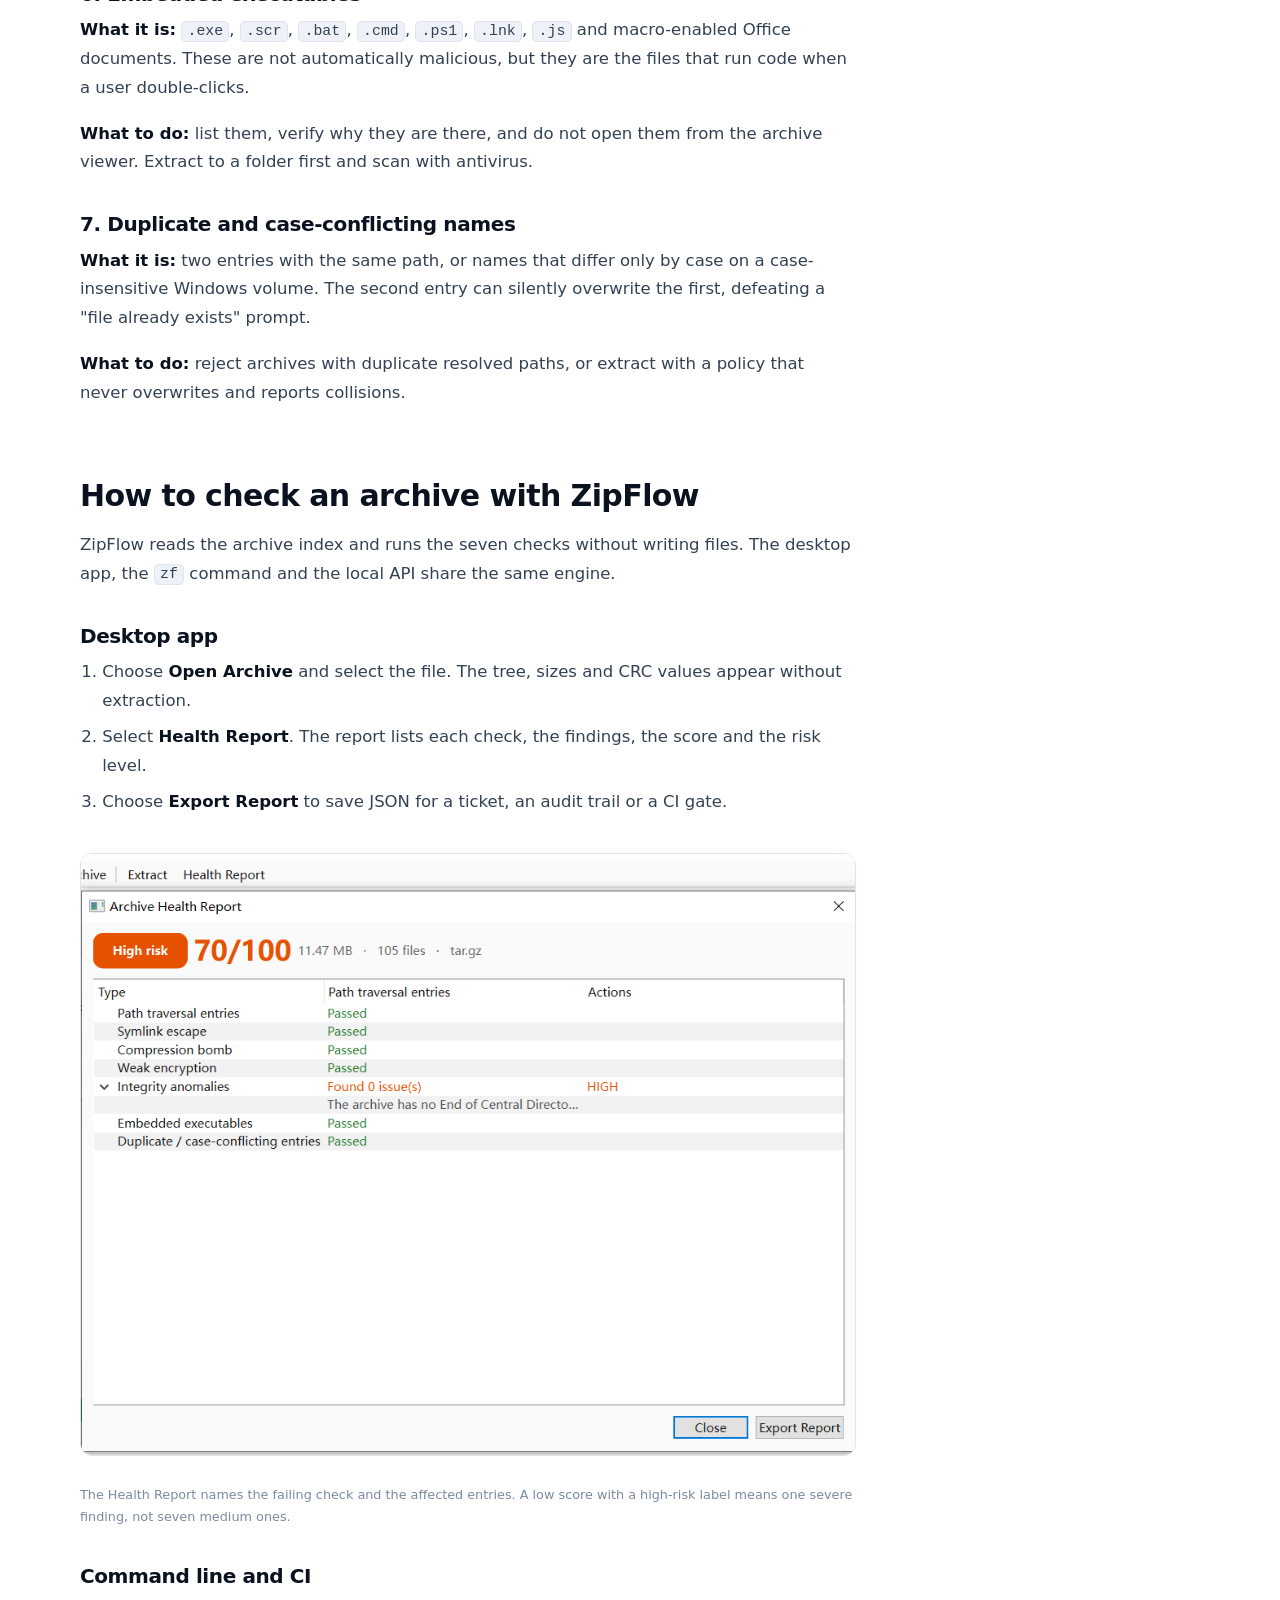
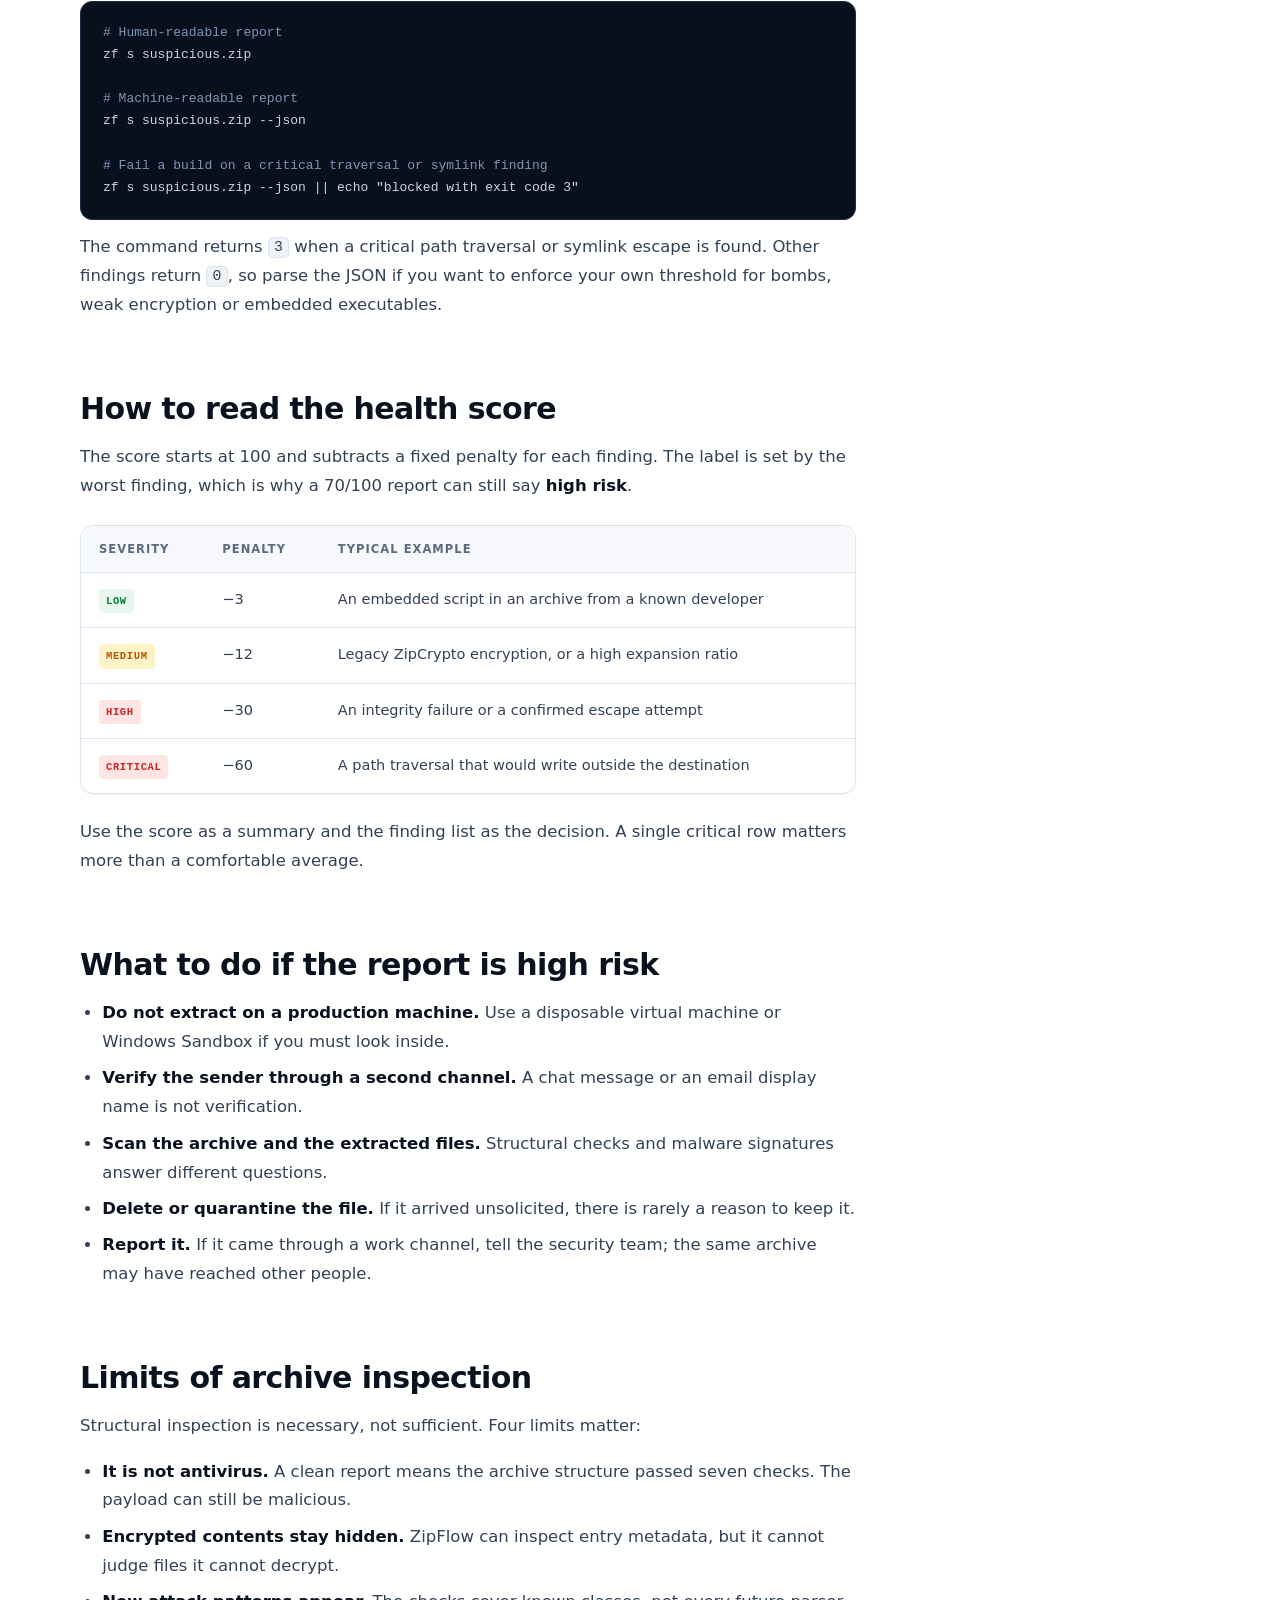
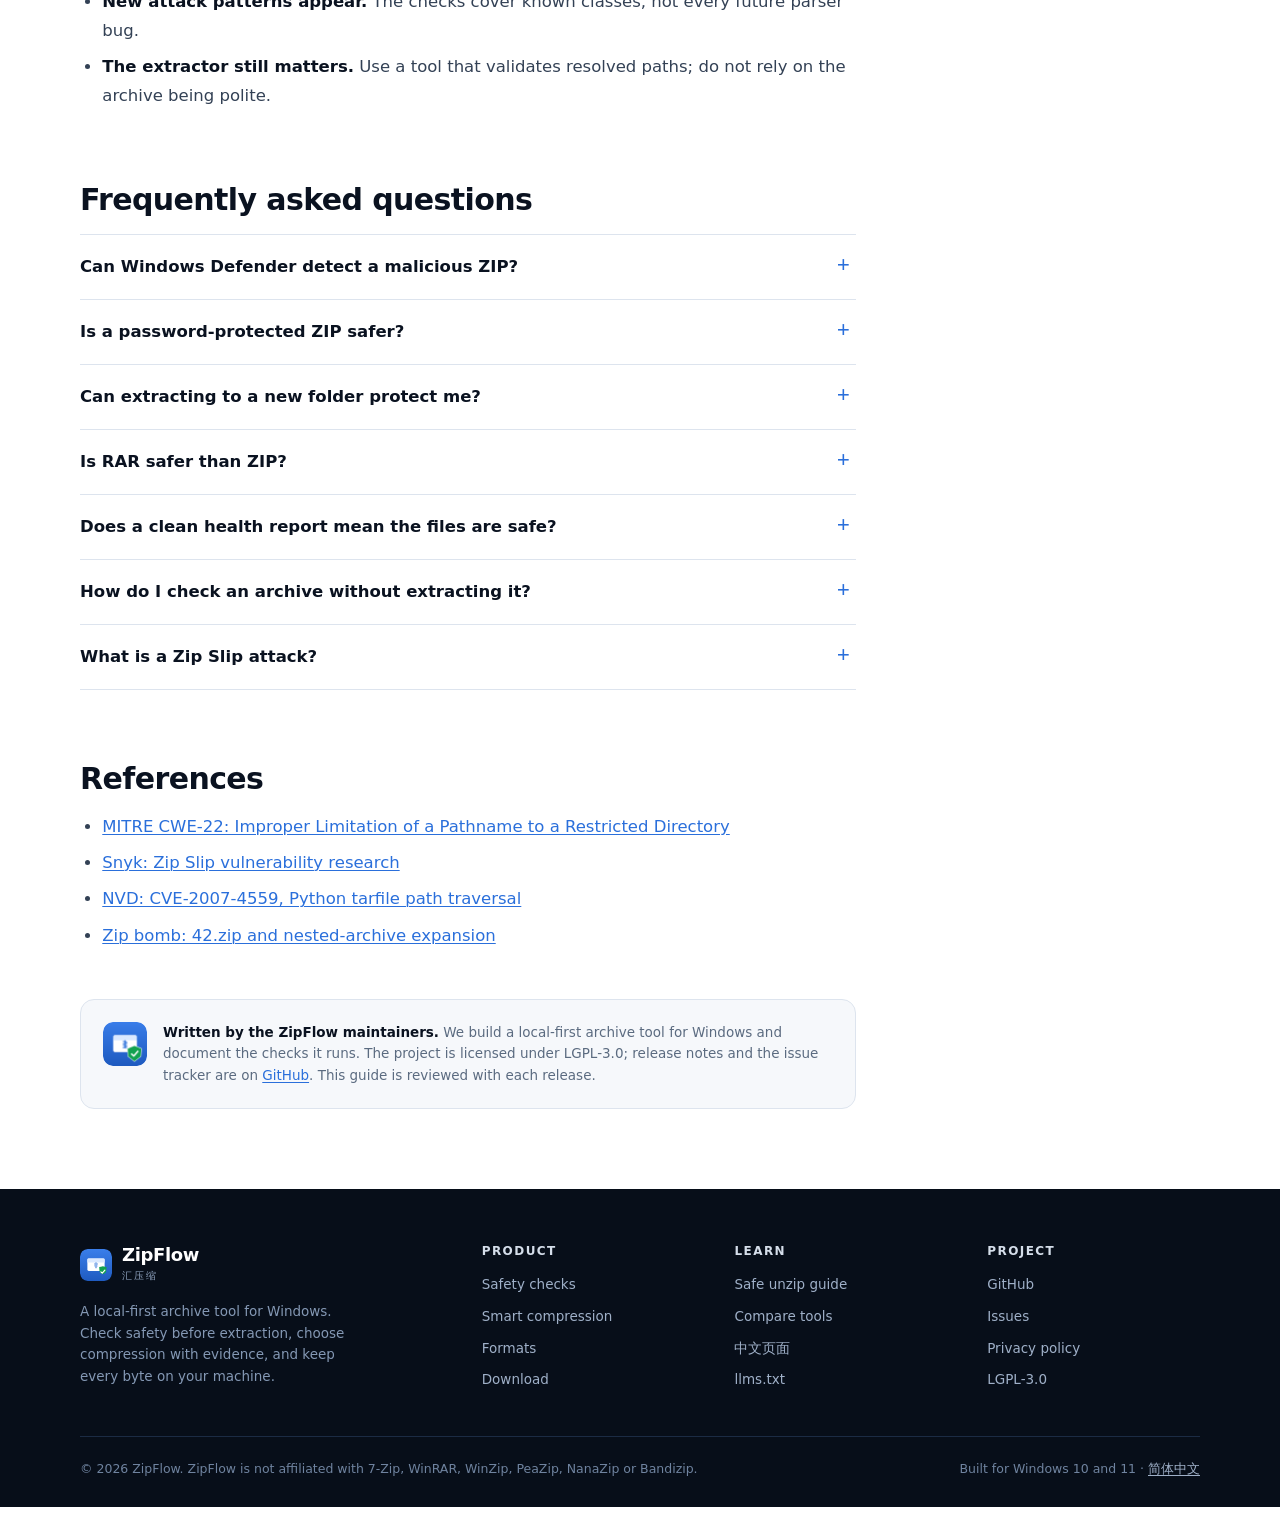
<file: safe-unzip.html>
<!doctype html>
<html lang="en">
<head>
<meta charset="utf-8">
<meta name="viewport" content="width=device-width, initial-scale=1">
<title>How to Check if a ZIP File Is Safe Before Extracting (2026)</title>
<meta name="description" content="A practical 7-point check for ZIP, 7z, RAR and TAR files: Zip Slip, symlink escapes, compression bombs, weak encryption, integrity errors, embedded executables and duplicate names.">
<link rel="canonical" href="https://lijiannan1241.github.io/ZipFlow/safe-unzip.html">
<link rel="alternate" hreflang="en" href="https://lijiannan1241.github.io/ZipFlow/safe-unzip.html">
<link rel="alternate" hreflang="x-default" href="https://lijiannan1241.github.io/ZipFlow/safe-unzip.html">
<meta property="og:type" content="article">
<meta property="og:site_name" content="ZipFlow">
<meta property="og:title" content="How to check if a ZIP file is safe before you extract it">
<meta property="og:description" content="Seven structural checks that catch Zip Slip, symlink escapes, compression bombs and other extraction risks before anything is written to disk.">
<meta property="og:url" content="https://lijiannan1241.github.io/ZipFlow/safe-unzip.html">
<meta property="og:image" content="https://lijiannan1241.github.io/ZipFlow/assets/img/og-cover.png">
<meta property="og:image:width" content="1200">
<meta property="og:image:height" content="630">
<meta property="og:image:alt" content="ZipFlow archive health report with seven safety checks and a risk score.">
<meta property="article:published_time" content="2026-11-03">
<meta property="article:modified_time" content="2026-11-03">
<meta name="twitter:card" content="summary_large_image">
<meta name="twitter:title" content="How to check if a ZIP file is safe before extracting">
<meta name="twitter:description" content="Zip Slip, symlink escapes, compression bombs and four more risks to check before you unzip.">
<meta name="twitter:image" content="https://lijiannan1241.github.io/ZipFlow/assets/img/og-cover.png">
<meta name="theme-color" content="#0a1220">
<link rel="icon" href="assets/img/logo.svg" type="image/svg+xml">
<link rel="icon" href="assets/img/favicon-32.png" sizes="32x32" type="image/png">
<link rel="apple-touch-icon" href="assets/img/icon-180.png">
<link rel="manifest" href="site.webmanifest">
<link rel="stylesheet" href="assets/css/site.css">
<script src="assets/js/site.js" defer></script>
<script type="application/ld+json">
{
  "@context": "https://schema.org",
  "@graph": [
    {
      "@type": "TechArticle",
      "@id": "https://lijiannan1241.github.io/ZipFlow/safe-unzip.html#article",
      "headline": "How to check if a ZIP file is safe before you extract it",
      "description": "A practical seven-point inspection for ZIP, 7z, RAR and TAR archives, covering Zip Slip, symlink escapes, compression bombs, weak encryption, integrity errors, embedded executables and duplicate names.",
      "datePublished": "2026-11-03",
      "dateModified": "2026-11-03",
      "inLanguage": "en",
      "articleSection": "Archive security",
      "author": {
        "@type": "Organization",
        "name": "ZipFlow maintainers",
        "url": "https://github.com/lijiannan1241"
      },
      "publisher": {
        "@type": "Organization",
        "name": "ZipFlow",
        "url": "https://lijiannan1241.github.io/ZipFlow/",
        "logo": {
          "@type": "ImageObject",
          "url": "https://lijiannan1241.github.io/ZipFlow/assets/img/icon-512.png"
        }
      },
      "mainEntityOfPage": "https://lijiannan1241.github.io/ZipFlow/safe-unzip.html",
      "image": "https://lijiannan1241.github.io/ZipFlow/assets/img/screenshot-health-report.png"
    },
    {
      "@type": "HowTo",
      "@id": "https://lijiannan1241.github.io/ZipFlow/safe-unzip.html#howto",
      "name": "How to check a ZIP file before extracting it",
      "description": "Inspect an archive's structure for path traversal, symlink escapes, compression bombs and other risks before writing any files.",
      "totalTime": "PT2M",
      "tool": [
        { "@type": "HowToTool", "name": "ZipFlow for Windows" }
      ],
      "step": [
        { "@type": "HowToStep", "position": 1, "name": "Open the archive without extracting", "text": "In ZipFlow, choose Open Archive and select the ZIP, 7z, RAR or TAR file. ZipFlow reads the central directory and builds a file tree; it does not write files to disk." },
        { "@type": "HowToStep", "position": 2, "name": "Run the health report", "text": "Select Health Report. Seven checks run against the archive index: path traversal, symlink escape, compression bomb, weak encryption, integrity anomalies, embedded executables and duplicate or case-conflicting names." },
        { "@type": "HowToStep", "position": 3, "name": "Read the score and the worst finding", "text": "A score of 100 means no issues were found. The risk label comes from the most severe finding, so read the flagged row, not just the number." },
        { "@type": "HowToStep", "position": 4, "name": "Export the JSON if you need evidence", "text": "Choose Export Report to save a JSON file with entry names, severities and skipped checks. Use it in a ticket or a CI gate." },
        { "@type": "HowToStep", "position": 5, "name": "Decide, then extract safely", "text": "If the report is clean and the sender is known, extract to a new folder. If it is high risk, do not extract on a production machine; verify the sender, scan with antivirus, or open it in a disposable VM." }
      ]
    },
    {
      "@type": "FAQPage",
      "@id": "https://lijiannan1241.github.io/ZipFlow/safe-unzip.html#faq",
      "mainEntity": [
        {
          "@type": "Question",
          "name": "Can Windows Defender detect a malicious ZIP?",
          "acceptedAnswer": { "@type": "Answer", "text": "Windows Defender scans files as they are written and can detect known malware inside an archive, but it does not explain path traversal or compression-bomb structure, and encrypted archives cannot be scanned until they are opened. Use both: a structural check before extraction and antivirus on the extracted files." }
        },
        {
          "@type": "Question",
          "name": "Is a password-protected ZIP safer?",
          "acceptedAnswer": { "@type": "Answer", "text": "A password protects confidentiality, not your machine. It also hides the entry list from many scanners. A password-protected archive can still contain a bomb or an executable, and you cannot inspect the contents until you decrypt it." }
        },
        {
          "@type": "Question",
          "name": "Can extracting to a new folder protect me?",
          "acceptedAnswer": { "@type": "Answer", "text": "Partly. A dedicated folder limits clutter, but path traversal writes outside that folder by design. Only an extractor that resolves and validates every path, or a sandbox or virtual machine, prevents escape." }
        },
        {
          "@type": "Question",
          "name": "Is RAR safer than ZIP?",
          "acceptedAnswer": { "@type": "Answer", "text": "No archive format is inherently safe. RAR has its own path handling and solid archives, but the risk comes from the entries and how the extractor resolves them, not from the file extension." }
        },
        {
          "@type": "Question",
          "name": "Does a clean health report mean the files are safe?",
          "acceptedAnswer": { "@type": "Answer", "text": "No. It means the archive structure passed seven checks. The files can still contain malware, phishing documents or unwanted installers. Run antivirus and verify the sender before opening anything." }
        },
        {
          "@type": "Question",
          "name": "How do I check an archive without extracting it?",
          "acceptedAnswer": { "@type": "Answer", "text": "Open it in an inspector that reads the archive index. In ZipFlow, choose Open Archive, then Health Report. The CLI equivalent is zf s archive.zip. Both read metadata only and write nothing to disk." }
        },
        {
          "@type": "Question",
          "name": "What is a Zip Slip attack?",
          "acceptedAnswer": { "@type": "Answer", "text": "Zip Slip is a path traversal attack in which an archive entry contains ../ or an absolute path. A vulnerable extractor joins that name to the destination and writes outside it, potentially overwriting startup files or application code. It is classified as CWE-22." }
        }
      ]
    },
    {
      "@type": "BreadcrumbList",
      "itemListElement": [
        { "@type": "ListItem", "position": 1, "name": "Home", "item": "https://lijiannan1241.github.io/ZipFlow/" },
        { "@type": "ListItem", "position": 2, "name": "Safe unzip guide", "item": "https://lijiannan1241.github.io/ZipFlow/safe-unzip.html" }
      ]
    }
  ]
}
</script>
</head>
<body>
<a class="skip-link" href="#main">Skip to content</a>

<header class="site-header">
  <div class="container header-inner">
    <a class="brand" href="index.html" aria-label="ZipFlow home">
      <img src="assets/img/logo.svg" alt="" width="32" height="32">
      <span>
        <span class="brand-name">ZipFlow</span>
        <span class="brand-sub">汇压缩</span>
      </span>
    </a>
    <nav class="nav" aria-label="Main">
      <ul class="nav-links" id="primary-nav">
        <li><a href="index.html#safety">Safety checks</a></li>
        <li><a href="safe-unzip.html">Guide</a></li>
        <li><a href="compare.html">Compare</a></li>
        <li><a href="index.html#cli">CLI &amp; API</a></li>
        <li><a href="privacy.html">Privacy</a></li>
      </ul>
      <a class="lang-switch" href="zh.html" hreflang="zh-CN" lang="zh-CN">中文</a>
      <a class="btn btn-primary btn-sm" href="index.html#download">Download</a>
      <button class="nav-toggle" type="button" aria-expanded="false" aria-controls="primary-nav" aria-label="Toggle navigation">
        <span></span>
      </button>
    </nav>
  </div>
</header>

<main id="main">

  <div class="article-hero">
    <div class="container">
      <nav class="breadcrumbs" aria-label="Breadcrumb">
        <ol>
          <li><a href="index.html">ZipFlow</a></li>
          <li>Safe unzip guide</li>
        </ol>
      </nav>
      <h1>How to check if a ZIP file is safe before you extract it</h1>
      <p class="lede">Most people find out an archive was hostile after the files are already on disk. A two-minute structural check catches the common extraction attacks first.</p>
      <div class="article-meta">
        <span>Updated 3 November 2026</span>
        <span>9 min read</span>
        <span>By ZipFlow maintainers</span>
      </div>
    </div>
  </div>

  <div class="container layout-article">
    <article class="prose">

      <p class="answer"><strong>To check a ZIP file safely, inspect its entry list without extracting:</strong> look for paths that climb out of the destination, symlinks pointing elsewhere, extreme compression ratios, weak encryption, integrity errors, embedded executables and duplicate names. ZipFlow runs all seven checks and returns a 0–100 score plus an exportable JSON report.</p>

      <h2 id="quick">The 60-second version</h2>
      <ol>
        <li><strong>Do not double-click yet.</strong> Open the archive in a tool that reads its index, not one that extracts everything.</li>
        <li><strong>Scan for <code>../</code> and absolute paths.</strong> Any entry that resolves outside the target folder is a path traversal attempt.</li>
        <li><strong>Check the expansion ratio.</strong> A 42 KB archive that claims petabytes of output is a bomb, not a backup.</li>
        <li><strong>Look at the file types.</strong> Scripts, shortcuts and macro documents inside an archive are the payloads most likely to run on a double-click.</li>
        <li><strong>Verify the sender.</strong> A clean structure report says nothing about the intent of the person who sent it.</li>
      </ol>

      <h2 id="why">Why a ZIP file can be dangerous</h2>
      <p>A ZIP is not a single file. It is a small filesystem: a directory of names, sizes, offsets, compression methods and optional links, followed by compressed data. The extractor trusts that directory to decide where each file goes.</p>
      <p>That trust is the attack surface. If an entry is named <code>../../../../Users/Public/Startup/update.bat</code>, a vulnerable extractor joins it to the destination and writes outside the folder the user chose. This is <strong>Zip Slip</strong>, classified as <a href="https://cwe.mitre.org/data/definitions/22.html" rel="noopener">CWE-22 path traversal</a>. Snyk documented the pattern across many ecosystems in 2018, and it still appears in new extractors.</p>
      <p>The same idea applies to symlinks: an archive can create a link that points outside the destination, then write through it. Or it can declare a tiny compressed size and an enormous uncompressed size, consuming disk until the machine stops. None of these require a software vulnerability in the compression algorithm itself. They exploit how the extractor handles names and sizes.</p>
      <p>The historical record is not reassuring. <a href="https://nvd.nist.gov/vuln/detail/CVE-2007-4559" rel="noopener">CVE-2007-4559</a> covered path traversal in Python's <code>tarfile</code> extraction and remained a recurring problem for years. The classic <a href="https://en.wikipedia.org/wiki/Zip_bomb" rel="noopener">42.zip</a> bomb is 42 KB and expands to 4.5 petabytes through nested archives. The risk is structural, so the check should be structural too.</p>

      <h2 id="checks">The seven checks, in detail</h2>

      <h3>1. Path traversal (Zip Slip)</h3>
      <p><strong>What it is:</strong> an entry whose resolved path leaves the extraction root. Forms include <code>../</code> segments, an absolute path such as <code>/etc/cron.d/job</code>, a Windows drive path such as <code>C:\Windows\Temp\x.dll</code>, and UNC paths.</p>
      <p><strong>What to do:</strong> refuse the archive, or use an extractor that resolves each path against the destination and rejects anything outside it. ZipFlow blocks these entries by default and returns exit code 3 in the CLI.</p>

      <h3>2. Symlink escape</h3>
      <p><strong>What it is:</strong> an archive contains a symbolic link whose target is outside the destination, followed by an entry that writes through the link. The file name looks harmless; the resolved location is not.</p>
      <p><strong>What to do:</strong> reject symlinks that resolve outside the root, or disable link creation entirely on Windows. ZipFlow treats an escape as a blocking finding.</p>

      <h3>3. Compression bomb</h3>
      <p><strong>What it is:</strong> a small archive that expands to an enormous amount of data. Nested archives multiply the effect. A bomb can fill a disk, exhaust memory or stall a backup job.</p>
      <p><strong>What to do:</strong> check the declared total uncompressed size and the ratio before writing. Set a ceiling that fits the machine. ZipFlow flags extreme ratios and oversized output in the report.</p>

      <h3>4. Weak encryption</h3>
      <p><strong>What it is:</strong> ZIP encryption comes in two broad flavours: legacy ZipCrypto and AES-256. ZipCrypto is vulnerable to known-plaintext attacks and should not protect anything important. Weak parameters or unverifiable encrypted entries are also worth flagging.</p>
      <p><strong>What to do:</strong> prefer AES-256 for new archives, and treat an encrypted archive from an unknown sender as opaque. Encryption hides the contents from scanners as well as from you.</p>

      <h3>5. Integrity anomalies</h3>
      <p><strong>What it is:</strong> a missing end-of-central-directory record, truncated data, a CRC mismatch or size fields that disagree. These can indicate a corrupted download, a deliberately malformed file, or an archive assembled by a buggy tool.</p>
      <p><strong>What to do:</strong> re-download from the original source. If the file still fails, do not extract it on a machine you care about.</p>

      <h3>6. Embedded executables</h3>
      <p><strong>What it is:</strong> <code>.exe</code>, <code>.scr</code>, <code>.bat</code>, <code>.cmd</code>, <code>.ps1</code>, <code>.lnk</code>, <code>.js</code> and macro-enabled Office documents. These are not automatically malicious, but they are the files that run code when a user double-clicks.</p>
      <p><strong>What to do:</strong> list them, verify why they are there, and do not open them from the archive viewer. Extract to a folder first and scan with antivirus.</p>

      <h3>7. Duplicate and case-conflicting names</h3>
      <p><strong>What it is:</strong> two entries with the same path, or names that differ only by case on a case-insensitive Windows volume. The second entry can silently overwrite the first, defeating a "file already exists" prompt.</p>
      <p><strong>What to do:</strong> reject archives with duplicate resolved paths, or extract with a policy that never overwrites and reports collisions.</p>

      <h2 id="zipflow">How to check an archive with ZipFlow</h2>
      <p>ZipFlow reads the archive index and runs the seven checks without writing files. The desktop app, the <code>zf</code> command and the local API share the same engine.</p>

      <h3>Desktop app</h3>
      <ol>
        <li>Choose <strong>Open Archive</strong> and select the file. The tree, sizes and CRC values appear without extraction.</li>
        <li>Select <strong>Health Report</strong>. The report lists each check, the findings, the score and the risk level.</li>
        <li>Choose <strong>Export Report</strong> to save JSON for a ticket, an audit trail or a CI gate.</li>
      </ol>
      <figure>
        <img src="assets/img/screenshot-health-report.png" alt="ZipFlow Health Report window with a high-risk 70/100 score, seven check rows, an integrity anomaly and Export Report button." width="950" height="738" loading="lazy" decoding="async">
        <figcaption>The Health Report names the failing check and the affected entries. A low score with a high-risk label means one severe finding, not seven medium ones.</figcaption>
      </figure>

      <h3>Command line and CI</h3>
      <pre><code><span style="color:#7f95b4"># Human-readable report</span>
zf s suspicious.zip

<span style="color:#7f95b4"># Machine-readable report</span>
zf s suspicious.zip --json

<span style="color:#7f95b4"># Fail a build on a critical traversal or symlink finding</span>
zf s suspicious.zip --json || echo "blocked with exit code 3"</code></pre>
      <p>The command returns <code>3</code> when a critical path traversal or symlink escape is found. Other findings return <code>0</code>, so parse the JSON if you want to enforce your own threshold for bombs, weak encryption or embedded executables.</p>

      <h2 id="score">How to read the health score</h2>
      <p>The score starts at 100 and subtracts a fixed penalty for each finding. The label is set by the worst finding, which is why a 70/100 report can still say <strong>high risk</strong>.</p>
      <div class="table-wrap">
        <table>
          <thead>
            <tr><th scope="col">Severity</th><th scope="col">Penalty</th><th scope="col">Typical example</th></tr>
          </thead>
          <tbody>
            <tr><td><span class="tag low">Low</span></td><td>−3</td><td>An embedded script in an archive from a known developer</td></tr>
            <tr><td><span class="tag medium">Medium</span></td><td>−12</td><td>Legacy ZipCrypto encryption, or a high expansion ratio</td></tr>
            <tr><td><span class="tag high">High</span></td><td>−30</td><td>An integrity failure or a confirmed escape attempt</td></tr>
            <tr><td><span class="tag critical">Critical</span></td><td>−60</td><td>A path traversal that would write outside the destination</td></tr>
          </tbody>
        </table>
      </div>
      <p style="margin-top:18px">Use the score as a summary and the finding list as the decision. A single critical row matters more than a comfortable average.</p>

      <h2 id="risky">What to do if the report is high risk</h2>
      <ul>
        <li><strong>Do not extract on a production machine.</strong> Use a disposable virtual machine or Windows Sandbox if you must look inside.</li>
        <li><strong>Verify the sender through a second channel.</strong> A chat message or an email display name is not verification.</li>
        <li><strong>Scan the archive and the extracted files.</strong> Structural checks and malware signatures answer different questions.</li>
        <li><strong>Delete or quarantine the file.</strong> If it arrived unsolicited, there is rarely a reason to keep it.</li>
        <li><strong>Report it.</strong> If it came through a work channel, tell the security team; the same archive may have reached other people.</li>
      </ul>

      <h2 id="limits">Limits of archive inspection</h2>
      <p>Structural inspection is necessary, not sufficient. Four limits matter:</p>
      <ul>
        <li><strong>It is not antivirus.</strong> A clean report means the archive structure passed seven checks. The payload can still be malicious.</li>
        <li><strong>Encrypted contents stay hidden.</strong> ZipFlow can inspect entry metadata, but it cannot judge files it cannot decrypt.</li>
        <li><strong>New attack patterns appear.</strong> The checks cover known classes, not every future parser bug.</li>
        <li><strong>The extractor still matters.</strong> Use a tool that validates resolved paths; do not rely on the archive being polite.</li>
      </ul>

      <h2 id="faq">Frequently asked questions</h2>
      <div class="faq">
        <details>
          <summary>Can Windows Defender detect a malicious ZIP?</summary>
          <div class="faq-body"><p>Windows Defender scans files as they are written and can detect known malware inside an archive, but it does not explain path traversal or compression-bomb structure, and encrypted archives cannot be scanned until they are opened. Use both: a structural check before extraction and antivirus on the extracted files.</p></div>
        </details>
        <details>
          <summary>Is a password-protected ZIP safer?</summary>
          <div class="faq-body"><p>A password protects confidentiality, not your machine. It also hides the entry list from many scanners. A password-protected archive can still contain a bomb or an executable, and you cannot inspect the contents until you decrypt it.</p></div>
        </details>
        <details>
          <summary>Can extracting to a new folder protect me?</summary>
          <div class="faq-body"><p>Partly. A dedicated folder limits clutter, but path traversal writes outside that folder by design. Only an extractor that resolves and validates every path, or a sandbox or virtual machine, prevents escape.</p></div>
        </details>
        <details>
          <summary>Is RAR safer than ZIP?</summary>
          <div class="faq-body"><p>No archive format is inherently safe. RAR has its own path handling and solid archives, but the risk comes from the entries and how the extractor resolves them, not from the file extension.</p></div>
        </details>
        <details>
          <summary>Does a clean health report mean the files are safe?</summary>
          <div class="faq-body"><p>No. It means the archive structure passed seven checks. The files can still contain malware, phishing documents or unwanted installers. Run antivirus and verify the sender before opening anything.</p></div>
        </details>
        <details>
          <summary>How do I check an archive without extracting it?</summary>
          <div class="faq-body"><p>Open it in an inspector that reads the archive index. In ZipFlow, choose Open Archive, then Health Report. The CLI equivalent is <code>zf s archive.zip</code>. Both read metadata only and write nothing to disk.</p></div>
        </details>
        <details>
          <summary>What is a Zip Slip attack?</summary>
          <div class="faq-body"><p>Zip Slip is a path traversal attack in which an archive entry contains <code>../</code> or an absolute path. A vulnerable extractor joins that name to the destination and writes outside it, potentially overwriting startup files or application code. It is classified as CWE-22.</p></div>
        </details>
      </div>

      <h2 id="references">References</h2>
      <ul>
        <li><a href="https://cwe.mitre.org/data/definitions/22.html" rel="noopener">MITRE CWE-22: Improper Limitation of a Pathname to a Restricted Directory</a></li>
        <li><a href="https://security.snyk.io/research/zip-slip-vulnerability" rel="noopener">Snyk: Zip Slip vulnerability research</a></li>
        <li><a href="https://nvd.nist.gov/vuln/detail/CVE-2007-4559" rel="noopener">NVD: CVE-2007-4559, Python tarfile path traversal</a></li>
        <li><a href="https://en.wikipedia.org/wiki/Zip_bomb" rel="noopener">Zip bomb: 42.zip and nested-archive expansion</a></li>
      </ul>

      <div class="author-box">
        <img src="assets/img/icon-180.png" alt="" width="44" height="44">
        <div>
          <b>Written by the ZipFlow maintainers.</b> We build a local-first archive tool for Windows and document the checks it runs. The project is licensed under LGPL-3.0; release notes and the issue tracker are on <a href="https://github.com/lijiannan1241/ZipFlow" rel="noopener">GitHub</a>. This guide is reviewed with each release.
        </div>
      </div>

    </article>

    <aside class="sidebar" aria-label="On this page">
      <h2>On this page</h2>
      <ol>
        <li><a href="#quick">The 60-second version</a></li>
        <li><a href="#why">Why a ZIP can be dangerous</a></li>
        <li><a href="#checks">The seven checks</a></li>
        <li><a href="#zipflow">Check with ZipFlow</a></li>
        <li><a href="#score">Read the score</a></li>
        <li><a href="#risky">If the report is high risk</a></li>
        <li><a href="#limits">Limits of inspection</a></li>
        <li><a href="#faq">FAQ</a></li>
        <li><a href="#references">References</a></li>
      </ol>
      <div class="sidebar-cta">
        <p style="margin-bottom:10px;color:#334155"><strong>Check an archive in two minutes.</strong></p>
        <a class="btn btn-primary btn-sm" href="index.html#download" style="width:100%">Get ZipFlow</a>
        <p class="small" style="margin:10px 0 0">Free · Windows 10/11 · no telemetry</p>
      </div>
    </aside>
  </div>

</main>

<footer class="site-footer">
  <div class="container">
    <div class="footer-grid">
      <div class="footer-brand">
        <a class="brand" href="index.html" aria-label="ZipFlow home">
          <img src="assets/img/logo.svg" alt="" width="32" height="32">
          <span>
            <span class="brand-name">ZipFlow</span>
            <span class="brand-sub">汇压缩</span>
          </span>
        </a>
        <p>A local-first archive tool for Windows. Check safety before extraction, choose compression with evidence, and keep every byte on your machine.</p>
      </div>
      <div class="footer-col">
        <h3>Product</h3>
        <ul>
          <li><a href="index.html#safety">Safety checks</a></li>
          <li><a href="index.html#compression">Smart compression</a></li>
          <li><a href="index.html#formats">Formats</a></li>
          <li><a href="index.html#download">Download</a></li>
        </ul>
      </div>
      <div class="footer-col">
        <h3>Learn</h3>
        <ul>
          <li><a href="safe-unzip.html">Safe unzip guide</a></li>
          <li><a href="compare.html">Compare tools</a></li>
          <li><a href="zh.html" hreflang="zh-CN" lang="zh-CN">中文页面</a></li>
          <li><a href="llms.txt">llms.txt</a></li>
        </ul>
      </div>
      <div class="footer-col">
        <h3>Project</h3>
        <ul>
          <li><a href="https://github.com/lijiannan1241/ZipFlow" rel="noopener">GitHub</a></li>
          <li><a href="https://github.com/lijiannan1241/ZipFlow/issues" rel="noopener">Issues</a></li>
          <li><a href="privacy.html">Privacy policy</a></li>
          <li><a href="https://www.gnu.org/licenses/lgpl-3.0.html" rel="noopener">LGPL-3.0</a></li>
        </ul>
      </div>
    </div>
    <div class="footer-bottom">
      <p>© 2026 ZipFlow. ZipFlow is not affiliated with 7-Zip, WinRAR, WinZip, PeaZip, NanaZip or Bandizip.</p>
      <p>Built for Windows 10 and 11 · <a href="zh.html" hreflang="zh-CN" lang="zh-CN" style="color:#9fb0c8">简体中文</a></p>
    </div>
  </div>
</footer>
</body>
</html>
</file>
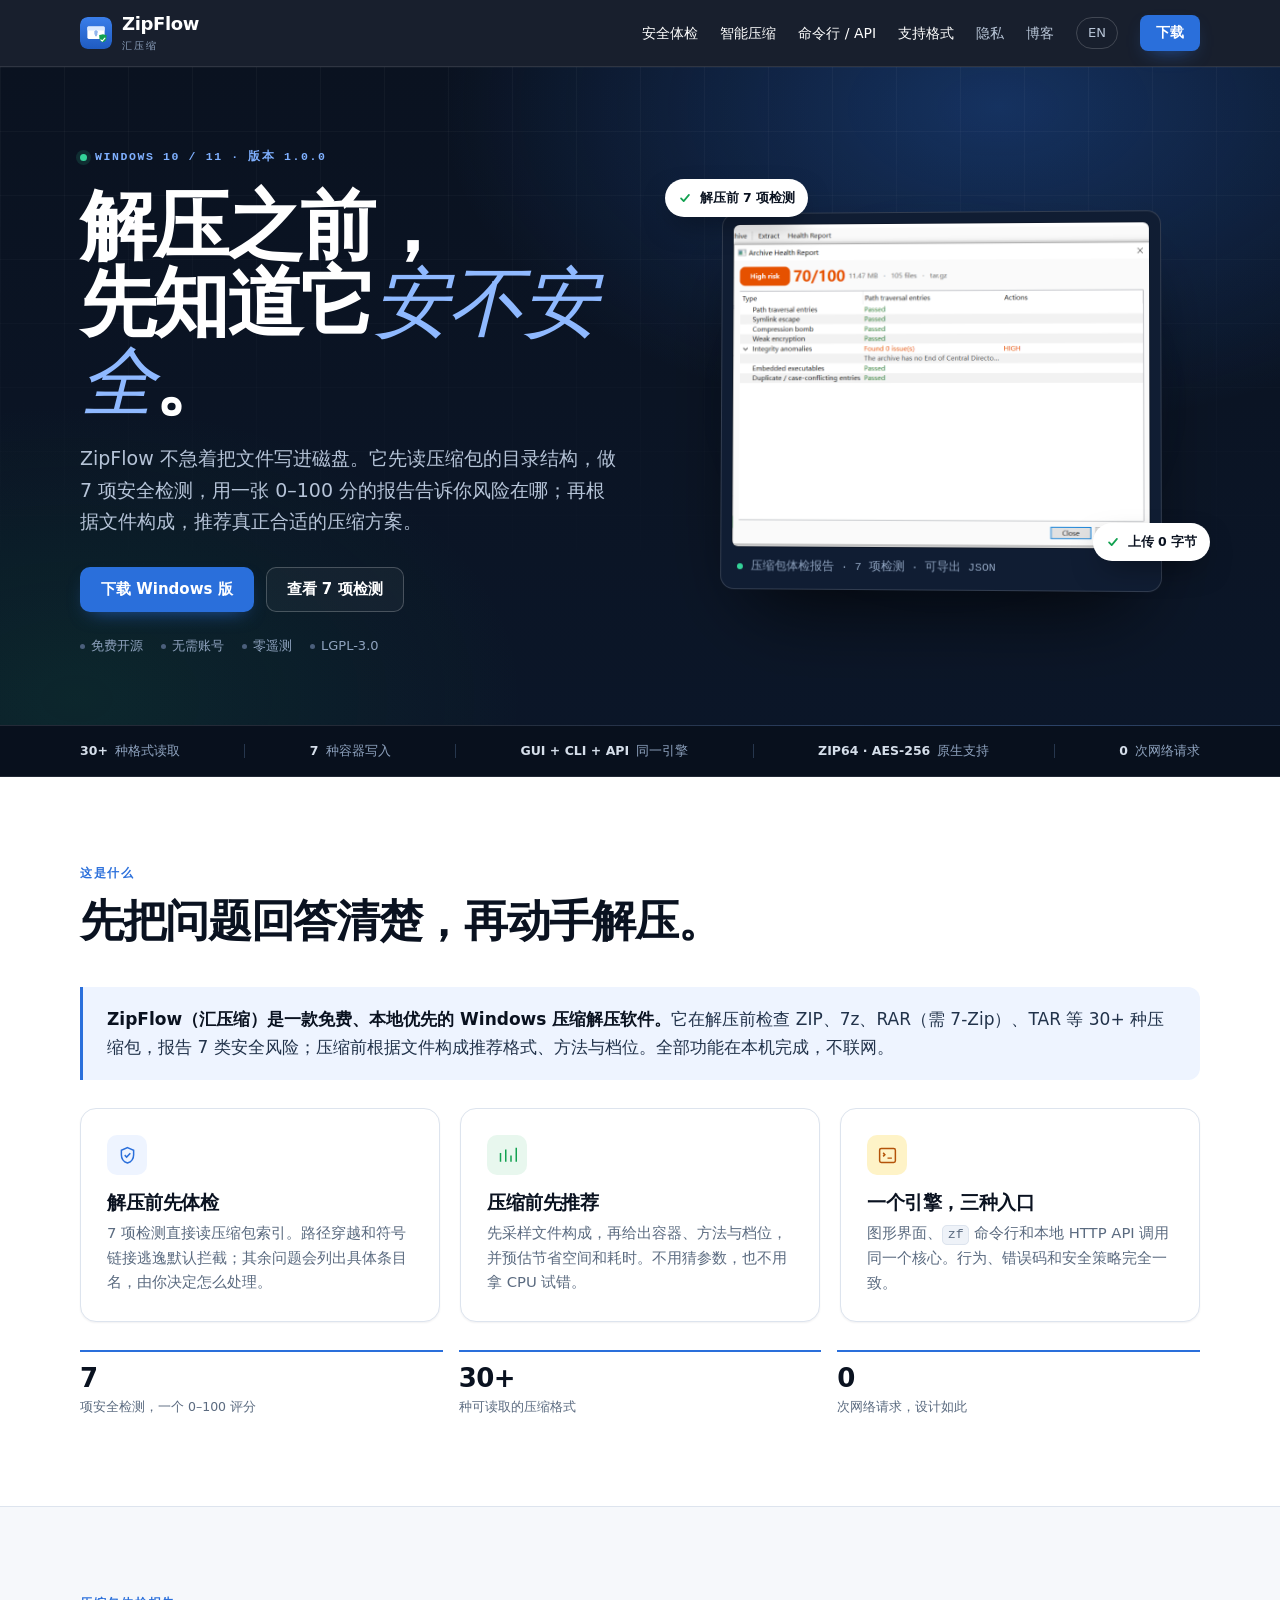
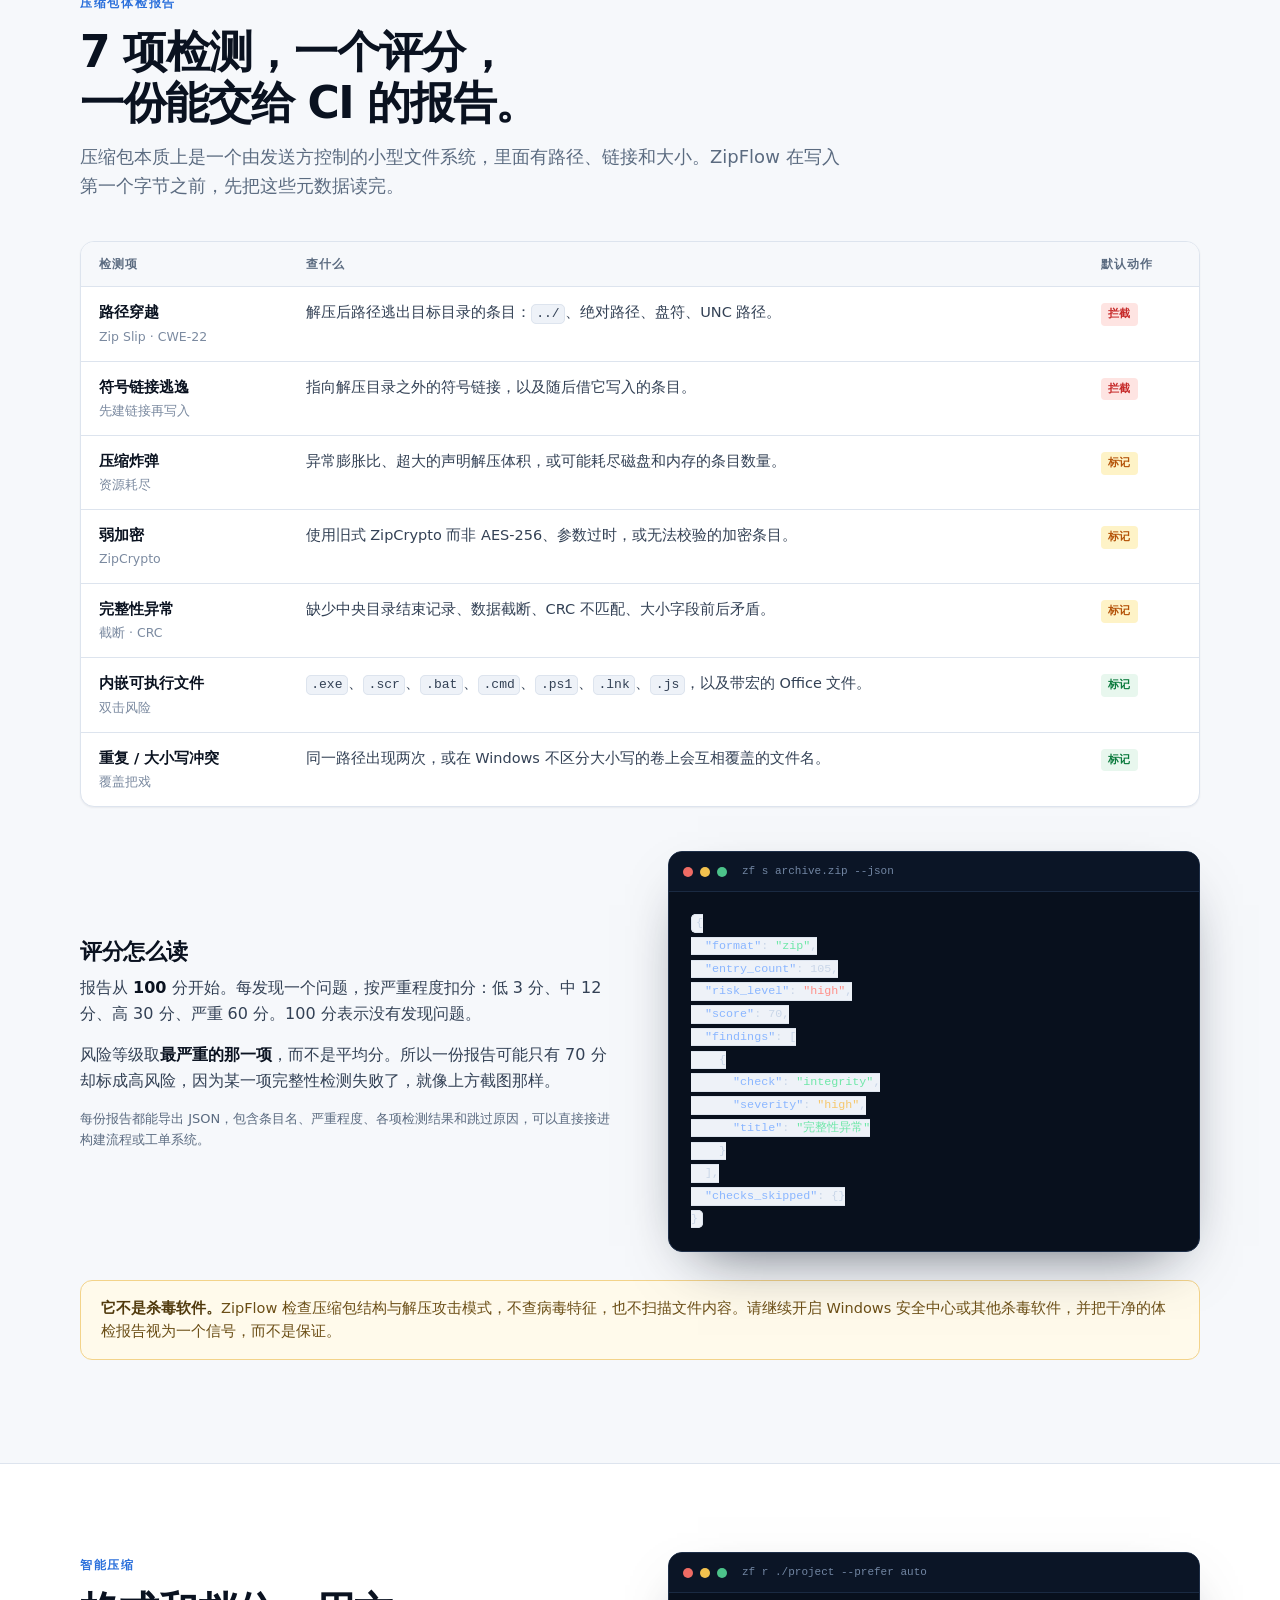
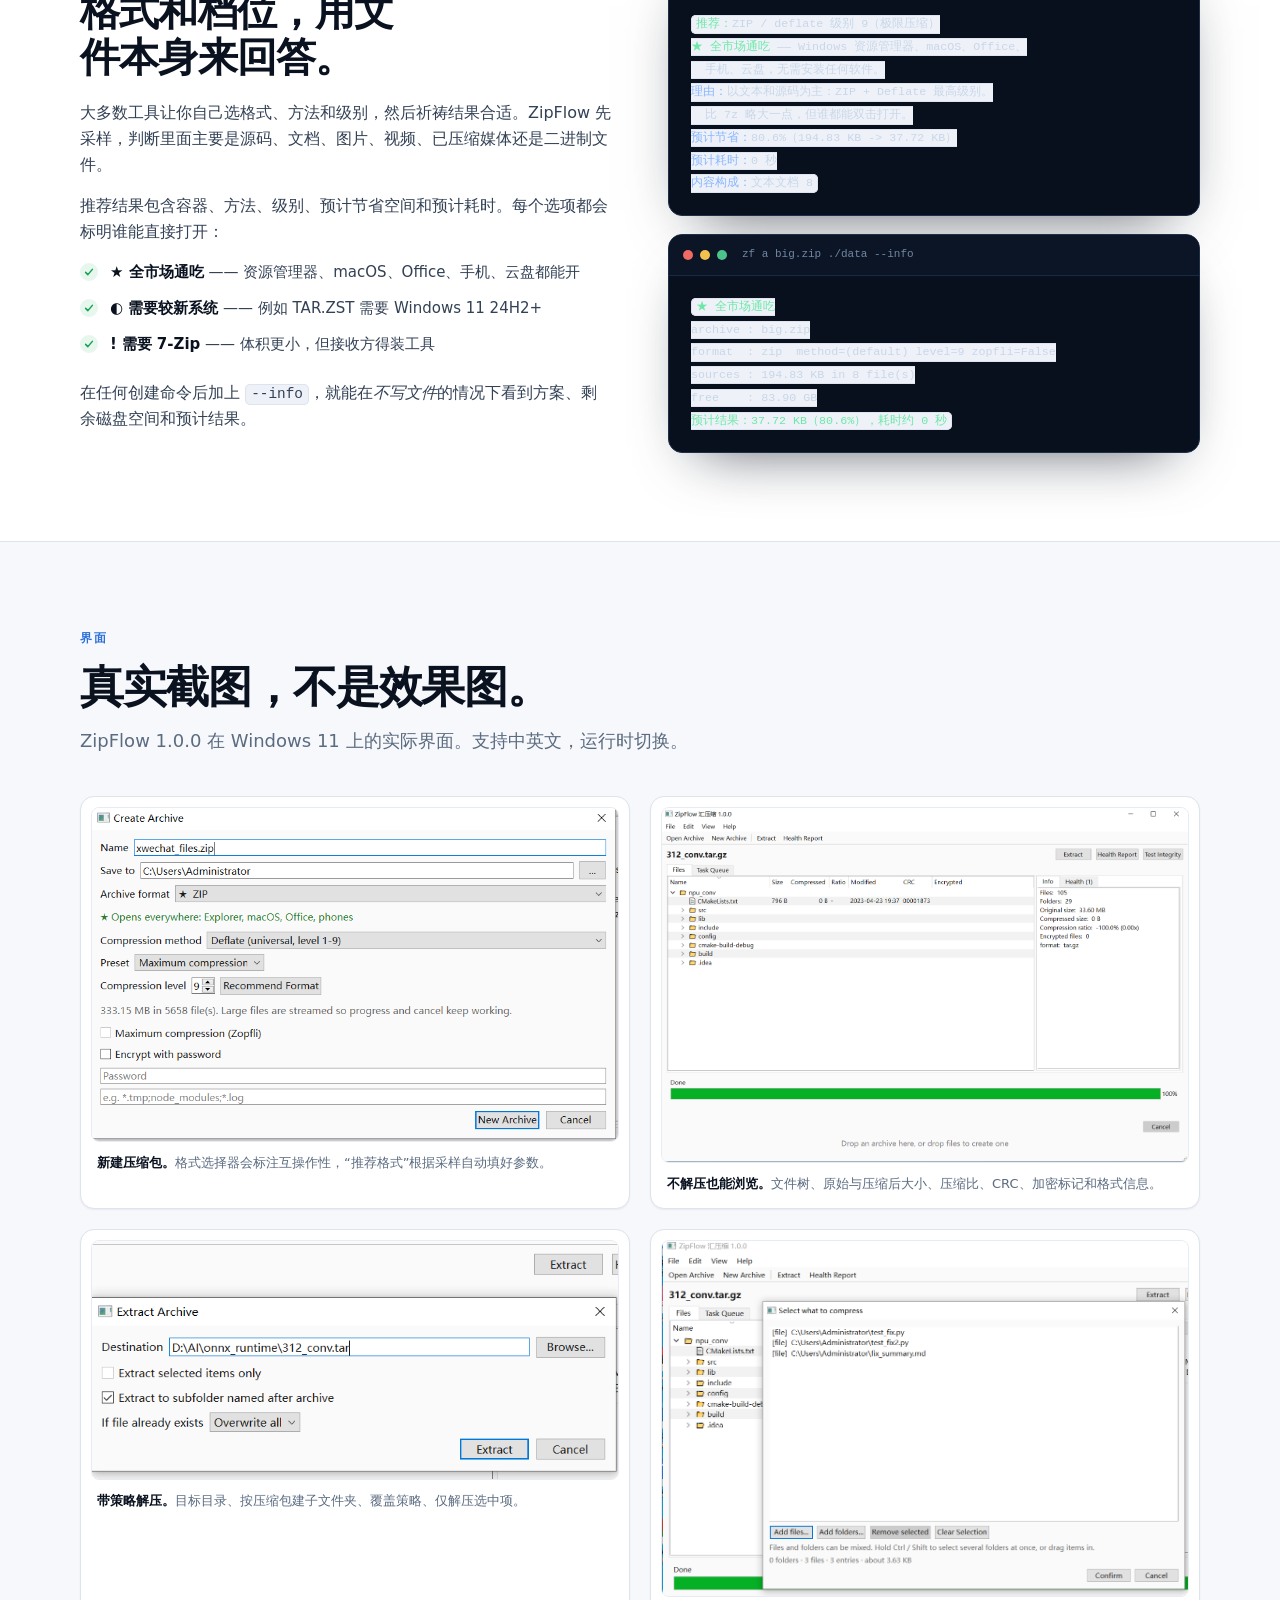
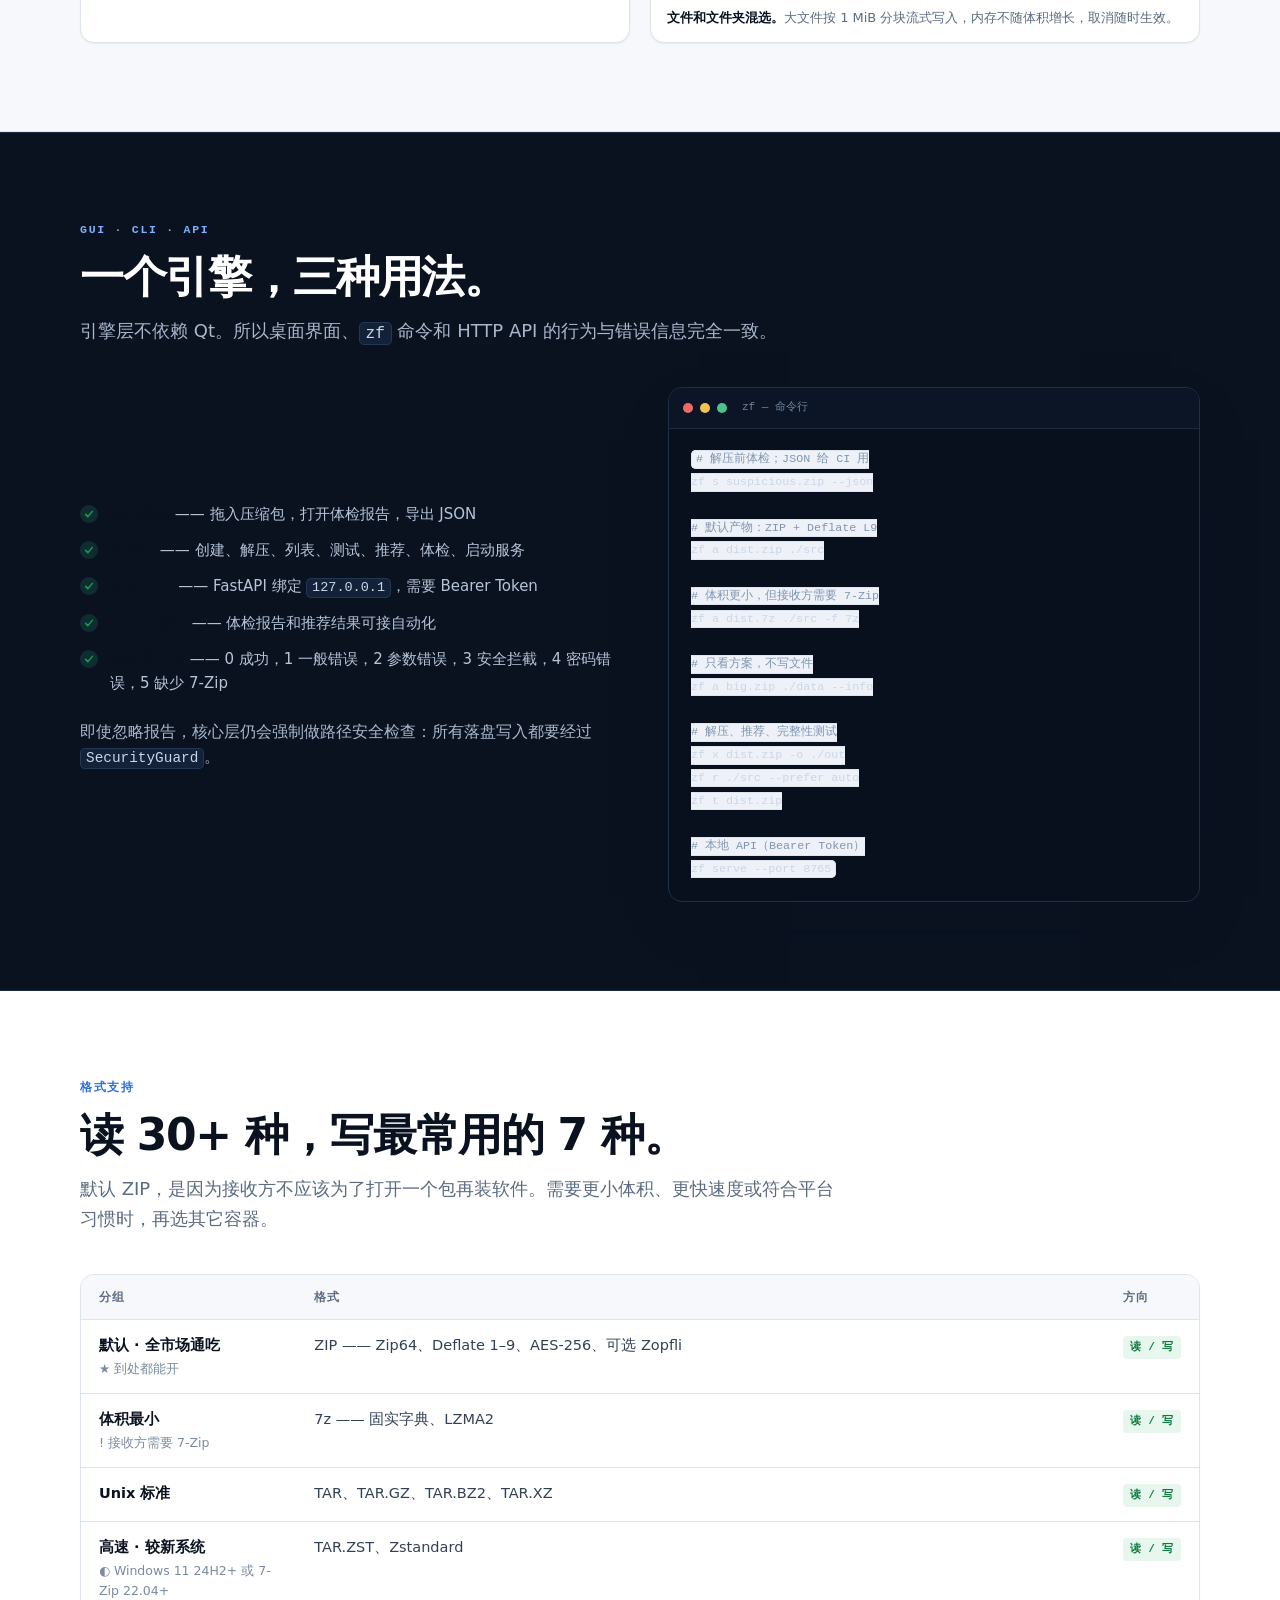
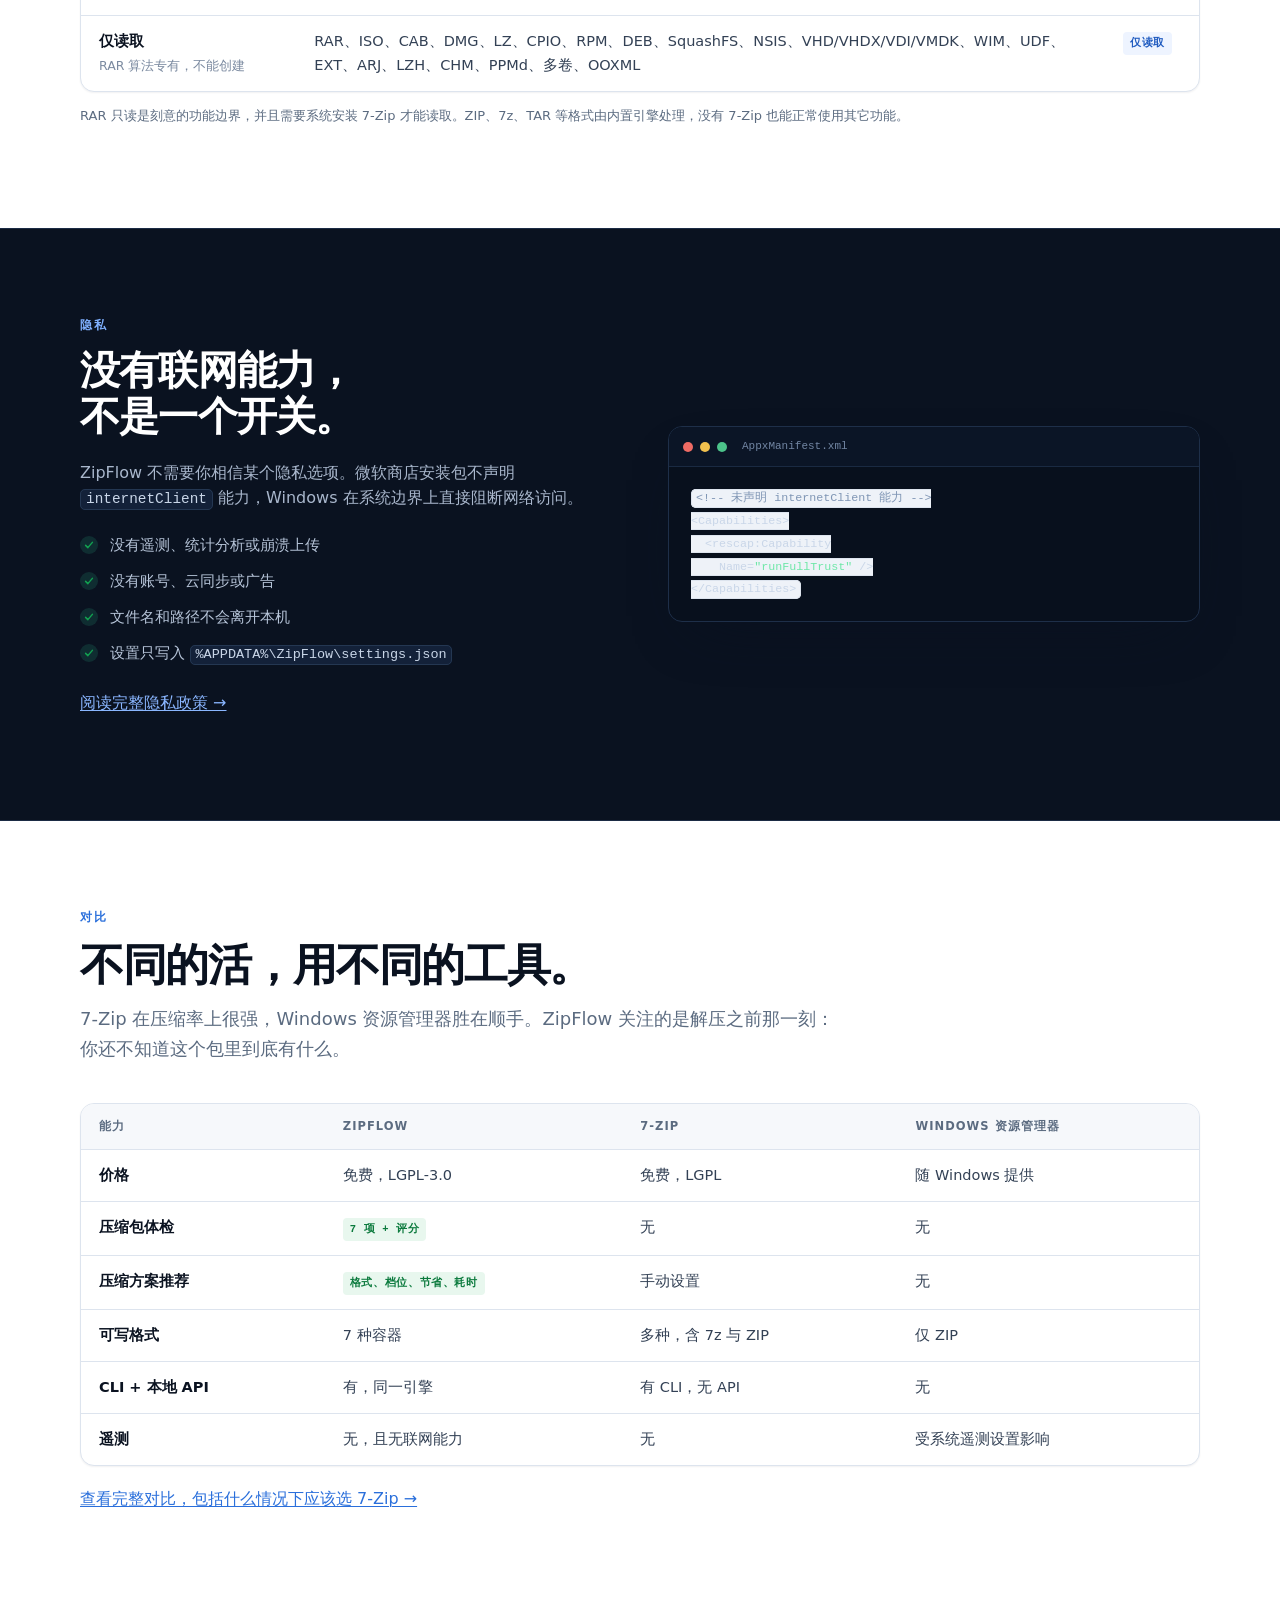
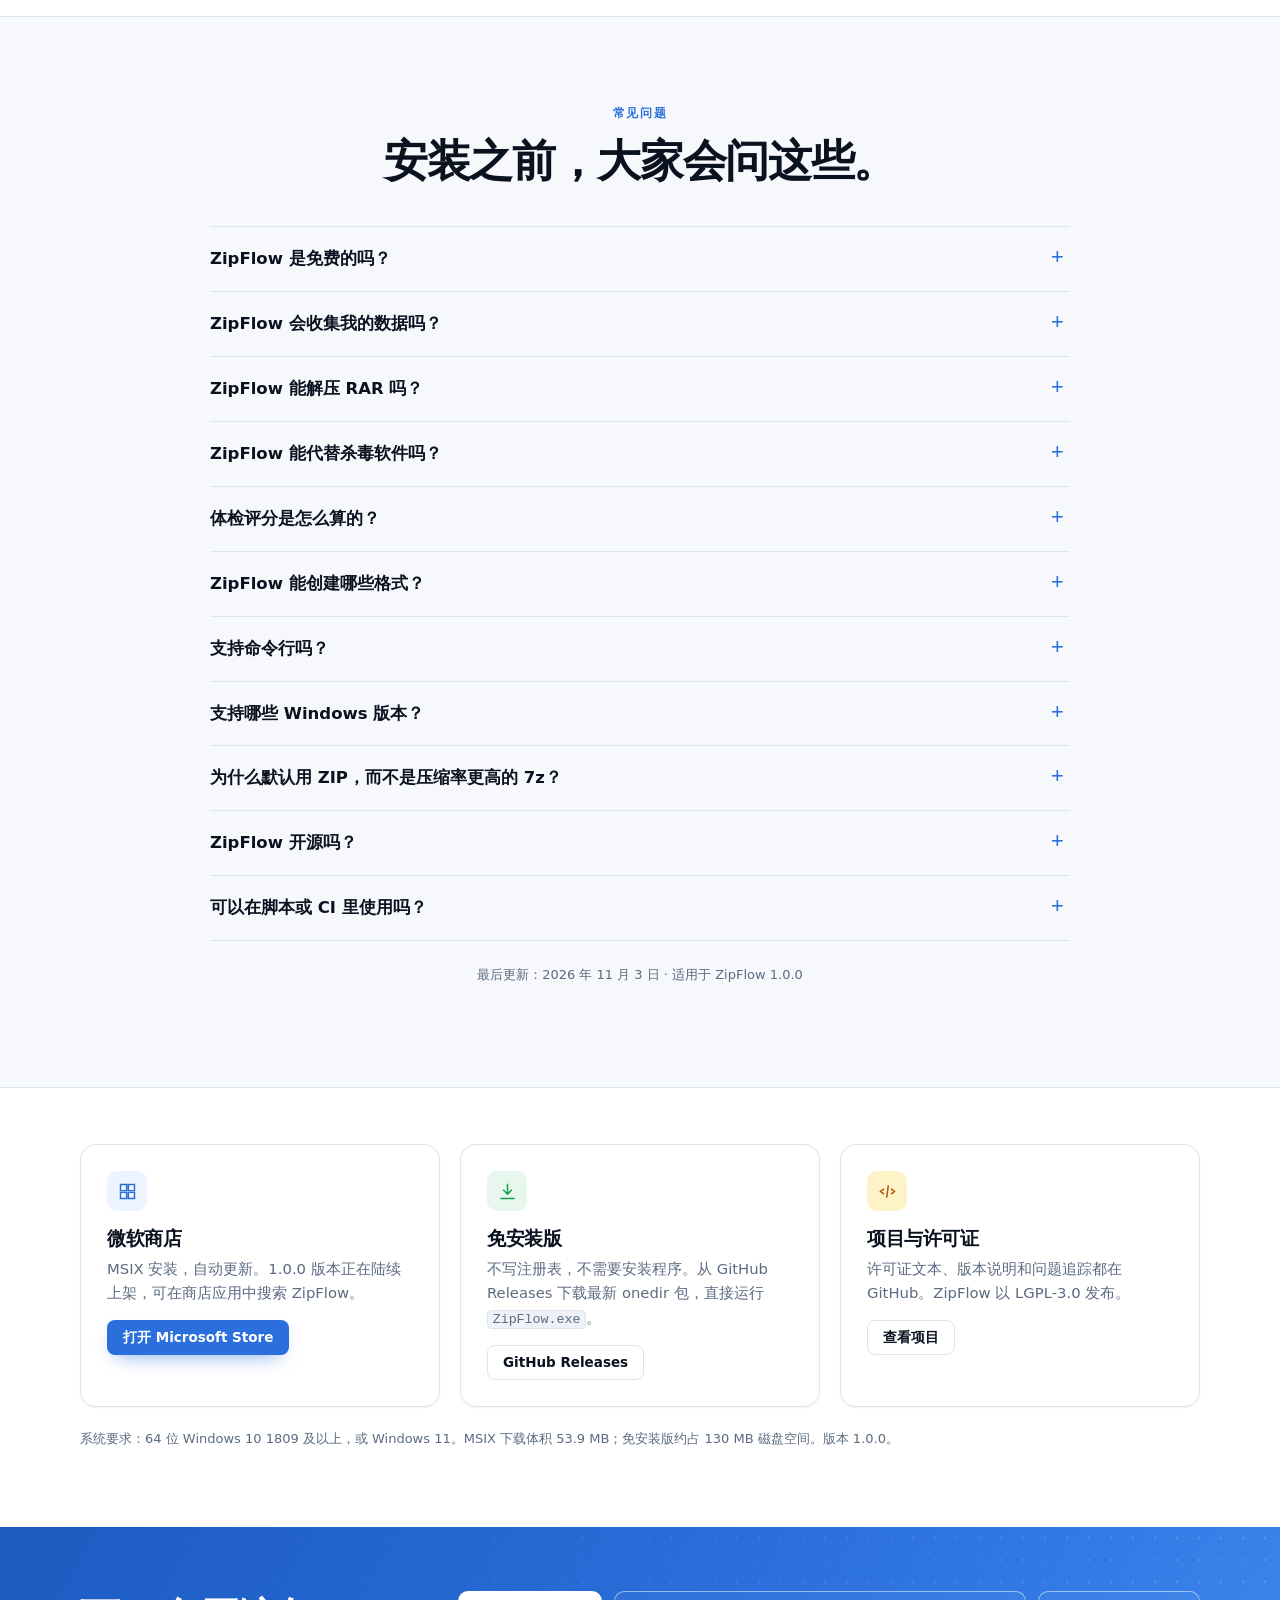
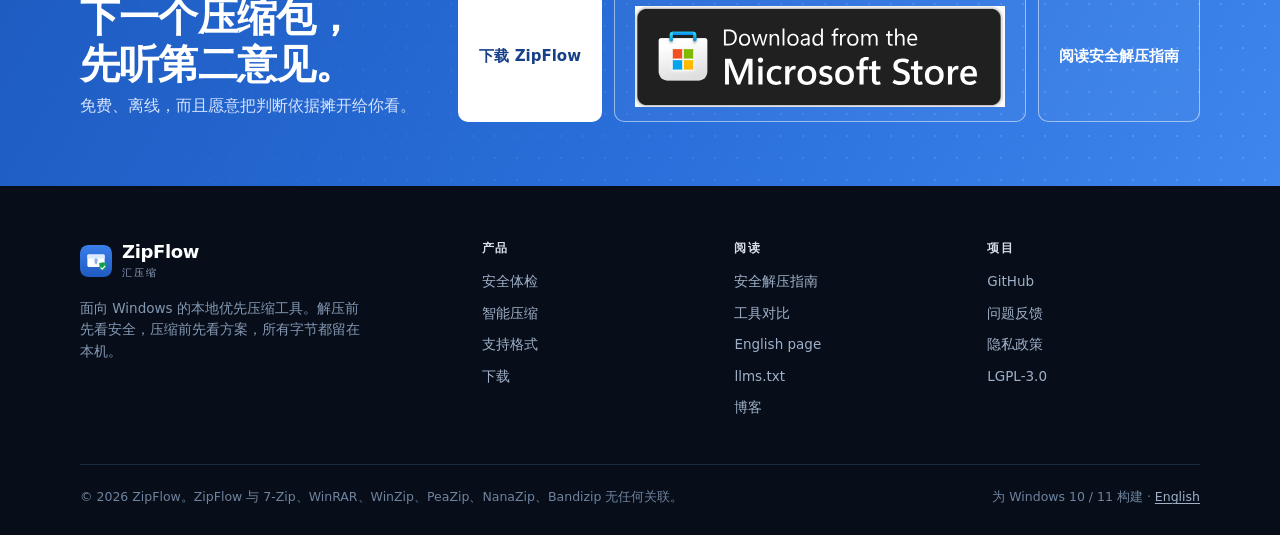
<file: zh.html>
<!doctype html>
<html lang="zh-CN">
<head>
<meta charset="utf-8">
<meta name="viewport" content="width=device-width, initial-scale=1">
<title>ZipFlow 汇压缩 — 解压前先体检的免费压缩软件（Windows）</title>
<meta name="description" content="ZipFlow（汇压缩）是一款免费、本地优先的 Windows 压缩解压软件。解压前检测 Zip Slip、压缩炸弹、符号链接逃逸等 7 项风险，压缩前推荐最优格式与档位。支持 30+ 格式，无广告、无遥测。">
<link rel="canonical" href="https://lijiannan1241.github.io/ZipFlow/zh.html">
<link rel="alternate" hreflang="en" href="https://lijiannan1241.github.io/ZipFlow/">
<link rel="alternate" hreflang="zh-CN" href="https://lijiannan1241.github.io/ZipFlow/zh.html">
<link rel="alternate" hreflang="x-default" href="https://lijiannan1241.github.io/ZipFlow/">
<meta property="og:type" content="website">
<meta property="og:site_name" content="ZipFlow">
<meta property="og:title" content="ZipFlow 汇压缩 — 解压之前，先知道它安不安全">
<meta property="og:description" content="7 项压缩包安全体检、30+ 格式读取、按文件构成推荐压缩方案。Windows 10/11，纯本地运行，零遥测。">
<meta property="og:url" content="https://lijiannan1241.github.io/ZipFlow/zh.html">
<meta property="og:image" content="https://lijiannan1241.github.io/ZipFlow/assets/img/og-cover-zh.png">
<meta property="og:image:width" content="1200">
<meta property="og:image:height" content="630">
<meta property="og:image:alt" content="ZipFlow 汇压缩 — 解压之前，先知道它安不安全。截图为 7 项压缩包体检报告与 70/100 风险评分。">
<meta property="og:locale" content="zh_CN">
<meta property="og:locale:alternate" content="en_US">
<meta name="twitter:card" content="summary_large_image">
<meta name="twitter:title" content="ZipFlow 汇压缩 — 解压之前，先知道它安不安全">
<meta name="twitter:description" content="免费、本地优先的 Windows 压缩解压软件。7 项压缩包安全检测，30+ 格式，无广告、无遥测。">
<meta name="twitter:image" content="https://lijiannan1241.github.io/ZipFlow/assets/img/og-cover-zh.png">
<meta name="theme-color" content="#0a1220">
<link rel="icon" href="assets/img/logo.svg" type="image/svg+xml">
<link rel="icon" href="assets/img/favicon-32.png" sizes="32x32" type="image/png">
<link rel="apple-touch-icon" href="assets/img/icon-180.png">
<link rel="manifest" href="site.webmanifest">
<link rel="preload" as="image" href="assets/img/screenshot-health-report.png">
<link rel="stylesheet" href="assets/css/site.css">
<script src="assets/js/site.js" defer></script>
<script type="application/ld+json">
{
  "@context": "https://schema.org",
  "@graph": [
    {
      "@type": "Organization",
      "@id": "https://lijiannan1241.github.io/ZipFlow/#organization",
      "name": "ZipFlow",
      "alternateName": "汇压缩",
      "url": "https://lijiannan1241.github.io/ZipFlow/",
      "logo": "https://lijiannan1241.github.io/ZipFlow/assets/img/icon-512.png",
      "sameAs": ["https://github.com/lijiannan1241/ZipFlow"]
    },
    {
      "@type": "WebSite",
      "@id": "https://lijiannan1241.github.io/ZipFlow/#website-zh",
      "url": "https://lijiannan1241.github.io/ZipFlow/zh.html",
      "name": "ZipFlow 汇压缩",
      "description": "本地优先的 Windows 压缩解压软件，解压前提供 7 项压缩包安全体检，压缩前推荐最优方案。",
      "inLanguage": "zh-CN",
      "publisher": { "@id": "https://lijiannan1241.github.io/ZipFlow/#organization" }
    },
    {
      "@type": "SoftwareApplication",
      "@id": "https://lijiannan1241.github.io/ZipFlow/#software",
      "name": "ZipFlow",
      "alternateName": "汇压缩",
      "applicationCategory": "UtilitiesApplication",
      "applicationSubCategory": "文件压缩与归档",
      "operatingSystem": "Windows 10（1809 及以上）、Windows 11",
      "softwareVersion": "1.0.0",
      "fileSize": "53.9MB",
      "downloadUrl": "https://github.com/lijiannan1241/ZipFlow/releases",
      "installUrl": "https://apps.microsoft.com/detail/9np4kw9lpgft?cid=DevShareMCLPCS&hl=zh-CN&gl=CN",
      "license": "https://www.gnu.org/licenses/lgpl-3.0.html",
      "isAccessibleForFree": true,
      "inLanguage": "zh-CN",
      "offers": { "@type": "Offer", "price": "0", "priceCurrency": "CNY" },
      "description": "ZipFlow（汇压缩）是一款免费、本地优先的 Windows 压缩解压软件。它在解压前读取压缩包结构，完成 7 项安全检测并给出 0–100 评分；压缩前采样文件构成，推荐格式、方法与档位，并预估节省空间与耗时。支持 30+ 种格式读取、7 种容器写入，GUI / CLI / 本地 API 共用同一引擎，完全离线运行。",
      "featureList": [
        "7 项压缩包安全体检：路径穿越、符号链接逃逸、压缩炸弹、弱加密、完整性异常、内嵌可执行文件、重复或大小写冲突",
        "按文件构成推荐压缩格式、档位，并预估节省与耗时",
        "读取 30+ 种格式，写入 7 种容器",
        "GUI、命令行与本地 HTTP API 共用同一引擎",
        "支持 ZIP64、AES-256 与 Zopfli 极限压缩",
        "完全离线：无遥测，清单不声明 internetClient 能力"
      ],
      "screenshot": [
        "https://lijiannan1241.github.io/ZipFlow/assets/img/screenshot-health-report.png",
        "https://lijiannan1241.github.io/ZipFlow/assets/img/screenshot-create-archive.png",
        "https://lijiannan1241.github.io/ZipFlow/assets/img/screenshot-archive-open.png",
        "https://lijiannan1241.github.io/ZipFlow/assets/img/screenshot-extract.png"
      ],
      "publisher": { "@id": "https://lijiannan1241.github.io/ZipFlow/#organization" }
    },
    {
      "@type": "FAQPage",
      "@id": "https://lijiannan1241.github.io/ZipFlow/#faq-zh",
      "inLanguage": "zh-CN",
      "mainEntity": [
        {
          "@type": "Question",
          "name": "ZipFlow 是免费的吗？",
          "acceptedAnswer": { "@type": "Answer", "text": "是。ZipFlow 免费下载、免费使用，没有账号、广告、内购或功能次数限制。许可证为 LGPL-3.0，许可证文本随仓库提供。" }
        },
        {
          "@type": "Question",
          "name": "ZipFlow 会收集我的数据吗？",
          "acceptedAnswer": { "@type": "Answer", "text": "不会。ZipFlow 没有遥测、统计分析或云同步。微软商店安装包不声明 internetClient 能力，Windows 在系统层面阻止联网。文件、文件名和压缩包路径都不会离开本机。" }
        },
        {
          "@type": "Question",
          "name": "ZipFlow 能解压 RAR 吗？",
          "acceptedAnswer": { "@type": "Answer", "text": "RAR 可以列出和解压，但需要系统安装 7-Zip：RAR 压缩算法专有，ZipFlow 通过外部 7-Zip 引擎读取。不支持创建 RAR。ZIP、7z、TAR 等内置格式无需 7-Zip 即可使用。" }
        },
        {
          "@type": "Question",
          "name": "ZipFlow 能代替杀毒软件吗？",
          "acceptedAnswer": { "@type": "Answer", "text": "不能。ZipFlow 检查的是压缩包结构和已知的解压攻击模式，不查病毒特征，也不扫描文件内容。请继续开启 Windows 安全中心或其他杀毒软件，并把干净的体检报告视为一个信号，而不是保证。" }
        },
        {
          "@type": "Question",
          "name": "体检评分是怎么算的？",
          "acceptedAnswer": { "@type": "Answer", "text": "满分 100，按严重程度扣分：低 3 分、中 12 分、高 30 分、严重 60 分。100 分表示没有发现问题。风险等级取最严重的那一项；所有报告都可以导出 JSON。" }
        },
        {
          "@type": "Question",
          "name": "ZipFlow 能创建哪些格式？",
          "acceptedAnswer": { "@type": "Answer", "text": "支持 7 种容器：ZIP（默认）、7z、TAR、TAR.GZ、TAR.BZ2、TAR.XZ 和 TAR.ZST。ZIP 支持 Zip64、Deflate 1–9 级、AES-256 加密以及可选的 Zopfli 极限压缩。每个选项都会标注接收方能否直接打开。" }
        },
        {
          "@type": "Question",
          "name": "支持命令行吗？",
          "acceptedAnswer": { "@type": "Answer", "text": "支持。安装版提供 zf 命令，源码运行使用 python -m zipflow --cli。命令覆盖创建、解压、列表、测试、推荐、体检和本地 API。发现严重的路径穿越或符号链接逃逸时返回退出码 3，可直接用于 CI 卡点。" }
        },
        {
          "@type": "Question",
          "name": "支持哪些 Windows 版本？",
          "acceptedAnswer": { "@type": "Answer", "text": "ZipFlow 1.0.0 支持 64 位 Windows 10 1809 及以上版本，以及 Windows 11。微软商店提供 MSIX 安装包，GitHub 提供免安装版本。" }
        },
        {
          "@type": "Question",
          "name": "为什么默认用 ZIP，而不是压缩率更高的 7z？",
          "acceptedAnswer": { "@type": "Answer", "text": "ZIP 在 Windows 资源管理器、macOS、Office、手机和云盘上都能直接打开，接收方不需要装任何软件。7z 通常更小，但对方需要 7-Zip 或兼容工具。ZipFlow 默认选兼容性最好的格式，需要更小体积时可以显式选 7z。" }
        },
        {
          "@type": "Question",
          "name": "ZipFlow 开源吗？",
          "acceptedAnswer": { "@type": "Answer", "text": "开源。ZipFlow 以 LGPL-3.0 开源许可证发布；许可证文本在仓库中，第三方组件声明随应用提供。" }
        },
        {
          "@type": "Question",
          "name": "可以在脚本或 CI 里使用吗？",
          "acceptedAnswer": { "@type": "Answer", "text": "可以。zf s archive.zip --json 输出机器可读的体检报告；发现严重的路径穿越或符号链接逃逸时返回退出码 3，可让构建失败。其他发现可以解析 JSON 后按自己的阈值处理。" }
        }
      ]
    }
  ]
}
</script>
</head>
<body>
<a class="skip-link" href="#main">跳到正文</a>

<header class="site-header">
  <div class="container header-inner">
    <a class="brand" href="zh.html" aria-label="ZipFlow 首页">
      <img src="assets/img/logo.svg" alt="" width="32" height="32">
      <span>
        <span class="brand-name">ZipFlow</span>
        <span class="brand-sub">汇压缩</span>
      </span>
    </a>
    <nav class="nav" aria-label="主导航">
      <ul class="nav-links" id="primary-nav">
        <li><a href="#safety">安全体检</a></li>
        <li><a href="#compression">智能压缩</a></li>
        <li><a href="#cli">命令行 / API</a></li>
        <li><a href="#formats">支持格式</a></li>
        <li><a href="privacy.html">隐私</a></li>
        <li><a href="blog.html">博客</a></li>
      </ul>
      <a class="lang-switch" href="index.html" hreflang="en" lang="en">EN</a>
      <a class="btn btn-primary btn-sm" href="#download">下载</a>
      <button class="nav-toggle" type="button" aria-expanded="false" aria-controls="primary-nav" aria-label="展开导航">
        <span></span>
      </button>
    </nav>
  </div>
</header>

<main id="main">

  <section class="hero">
    <div class="container hero-inner">
      <div class="hero-copy">
        <p class="eyebrow">Windows 10 / 11 · 版本 1.0.0</p>
        <h1>解压之前，<br>先知道它<em>安不安全</em>。</h1>
        <p class="lede">ZipFlow 不急着把文件写进磁盘。它先读压缩包的目录结构，做 7 项安全检测，用一张 0–100 分的报告告诉你风险在哪；再根据文件构成，推荐真正合适的压缩方案。</p>
        <div class="hero-actions">
          <a class="btn btn-primary" href="#download">下载 Windows 版</a>
          <a class="btn btn-dark-ghost" href="#safety">查看 7 项检测</a>
        </div>
        <ul class="hero-meta">
          <li>免费开源</li>
          <li>无需账号</li>
          <li>零遥测</li>
          <li>LGPL-3.0</li>
        </ul>
      </div>
      <div class="hero-art">
        <span class="float-chip one">
          <svg viewBox="0 0 16 16" aria-hidden="true"><path d="M3.5 8.5l3 3 6-7" fill="none" stroke="currentColor" stroke-width="2" stroke-linecap="round" stroke-linejoin="round"/></svg>
          解压前 7 项检测
        </span>
        <span class="float-chip two">
          <svg viewBox="0 0 16 16" aria-hidden="true"><path d="M3.5 8.5l3 3 6-7" fill="none" stroke="currentColor" stroke-width="2" stroke-linecap="round" stroke-linejoin="round"/></svg>
          上传 0 字节
        </span>
        <figure class="shot-card">
          <img src="assets/img/screenshot-health-report.png" alt="ZipFlow 压缩包体检报告：tar.gz 文件被标记为高风险，评分 70/100，完整性检测发现异常。" width="950" height="738" fetchpriority="high">
          <figcaption class="shot-caption"><span class="dot"></span> 压缩包体检报告 · 7 项检测 · 可导出 JSON</figcaption>
        </figure>
      </div>
    </div>
  </section>

  <div class="trustbar">
    <div class="container trustbar-inner">
      <span><b>30+</b> 种格式读取</span>
      <span class="sep" aria-hidden="true"></span>
      <span><b>7</b> 种容器写入</span>
      <span class="sep" aria-hidden="true"></span>
      <span><b>GUI + CLI + API</b> 同一引擎</span>
      <span class="sep" aria-hidden="true"></span>
      <span><b>ZIP64 · AES-256</b> 原生支持</span>
      <span class="sep" aria-hidden="true"></span>
      <span><b>0</b> 次网络请求</span>
    </div>
  </div>

  <section class="section" id="what">
    <div class="container">
      <div class="section-head">
        <span class="kicker">这是什么</span>
        <h2>先把问题回答清楚，再动手解压。</h2>
      </div>
      <p class="answer"><strong>ZipFlow（汇压缩）是一款免费、本地优先的 Windows 压缩解压软件。</strong>它在解压前检查 ZIP、7z、RAR（需 7-Zip）、TAR 等 30+ 种压缩包，报告 7 类安全风险；压缩前根据文件构成推荐格式、方法与档位。全部功能在本机完成，不联网。</p>

      <div class="grid grid-3">
        <article class="card">
          <span class="icon" aria-hidden="true">
            <svg viewBox="0 0 24 24" fill="none" stroke="currentColor" stroke-width="1.7"><path d="M12 3l7 3v5c0 4.4-2.9 8.2-7 9.5C7.9 19.2 5 15.4 5 11V6l7-3z"/><path d="M8.8 11.6l2.2 2.2 4.2-4.4"/></svg>
          </span>
          <h3>解压前先体检</h3>
          <p>7 项检测直接读压缩包索引。路径穿越和符号链接逃逸默认拦截；其余问题会列出具体条目名，由你决定怎么处理。</p>
        </article>
        <article class="card">
          <span class="icon green" aria-hidden="true">
            <svg viewBox="0 0 24 24" fill="none" stroke="currentColor" stroke-width="1.7"><path d="M4 19V9M10 19V5M16 19v-7M22 19V3"/></svg>
          </span>
          <h3>压缩前先推荐</h3>
          <p>先采样文件构成，再给出容器、方法与档位，并预估节省空间和耗时。不用猜参数，也不用拿 CPU 试错。</p>
        </article>
        <article class="card">
          <span class="icon amber" aria-hidden="true">
            <svg viewBox="0 0 24 24" fill="none" stroke="currentColor" stroke-width="1.7"><rect x="3" y="4" width="18" height="16" rx="2"/><path d="M7 9l2 2-2 2M12 15h5"/></svg>
          </span>
          <h3>一个引擎，三种入口</h3>
          <p>图形界面、<code>zf</code> 命令行和本地 HTTP API 调用同一个核心。行为、错误码和安全策略完全一致。</p>
        </article>
      </div>

      <div class="stat-row">
        <div class="stat"><b>7</b><span>项安全检测，一个 0–100 评分</span></div>
        <div class="stat"><b>30+</b><span>种可读取的压缩格式</span></div>
        <div class="stat"><b>0</b><span>次网络请求，设计如此</span></div>
      </div>
    </div>
  </section>

  <section class="section section-paper" id="safety">
    <div class="container">
      <div class="section-head">
        <span class="kicker">压缩包体检报告</span>
        <h2>7 项检测，一个评分，一份能交给 CI 的报告。</h2>
        <p>压缩包本质上是一个由发送方控制的小型文件系统，里面有路径、链接和大小。ZipFlow 在写入第一个字节之前，先把这些元数据读完。</p>
      </div>

      <div class="table-wrap">
        <table>
          <caption class="sr-only">ZipFlow 的 7 项压缩包安全检测</caption>
          <thead>
            <tr>
              <th scope="col">检测项</th>
              <th scope="col">查什么</th>
              <th scope="col">默认动作</th>
            </tr>
          </thead>
          <tbody>
            <tr>
              <td><strong>路径穿越</strong><span class="sub">Zip Slip · CWE-22</span></td>
              <td>解压后路径逃出目标目录的条目：<code>../</code>、绝对路径、盘符、UNC 路径。</td>
              <td><span class="tag high">拦截</span></td>
            </tr>
            <tr>
              <td><strong>符号链接逃逸</strong><span class="sub">先建链接再写入</span></td>
              <td>指向解压目录之外的符号链接，以及随后借它写入的条目。</td>
              <td><span class="tag high">拦截</span></td>
            </tr>
            <tr>
              <td><strong>压缩炸弹</strong><span class="sub">资源耗尽</span></td>
              <td>异常膨胀比、超大的声明解压体积，或可能耗尽磁盘和内存的条目数量。</td>
              <td><span class="tag medium">标记</span></td>
            </tr>
            <tr>
              <td><strong>弱加密</strong><span class="sub">ZipCrypto</span></td>
              <td>使用旧式 ZipCrypto 而非 AES-256、参数过时，或无法校验的加密条目。</td>
              <td><span class="tag medium">标记</span></td>
            </tr>
            <tr>
              <td><strong>完整性异常</strong><span class="sub">截断 · CRC</span></td>
              <td>缺少中央目录结束记录、数据截断、CRC 不匹配、大小字段前后矛盾。</td>
              <td><span class="tag medium">标记</span></td>
            </tr>
            <tr>
              <td><strong>内嵌可执行文件</strong><span class="sub">双击风险</span></td>
              <td><code>.exe</code>、<code>.scr</code>、<code>.bat</code>、<code>.cmd</code>、<code>.ps1</code>、<code>.lnk</code>、<code>.js</code>，以及带宏的 Office 文件。</td>
              <td><span class="tag low">标记</span></td>
            </tr>
            <tr>
              <td><strong>重复 / 大小写冲突</strong><span class="sub">覆盖把戏</span></td>
              <td>同一路径出现两次，或在 Windows 不区分大小写的卷上会互相覆盖的文件名。</td>
              <td><span class="tag low">标记</span></td>
            </tr>
          </tbody>
        </table>
      </div>

      <div class="split" style="margin-top:44px">
        <div class="copy">
          <h3 style="font-size:22px">评分怎么读</h3>
          <p>报告从 <strong>100</strong> 分开始。每发现一个问题，按严重程度扣分：低 3 分、中 12 分、高 30 分、严重 60 分。100 分表示没有发现问题。</p>
          <p>风险等级取<strong>最严重的那一项</strong>，而不是平均分。所以一份报告可能只有 70 分却标成高风险，因为某一项完整性检测失败了，就像上方截图那样。</p>
          <p class="small">每份报告都能导出 JSON，包含条目名、严重程度、各项检测结果和跳过原因，可以直接接进构建流程或工单系统。</p>
        </div>
        <div class="terminal" aria-label="JSON 体检报告示例">
          <div class="terminal-bar"><i></i><i></i><i></i><span>zf s archive.zip --json</span></div>
          <pre><code>{
  <span class="k">"format"</span>: <span class="g">"zip"</span>,
  <span class="k">"entry_count"</span>: 105,
  <span class="k">"risk_level"</span>: <span class="r">"high"</span>,
  <span class="k">"score"</span>: 70,
  <span class="k">"findings"</span>: [
    {
      <span class="k">"check"</span>: <span class="g">"integrity"</span>,
      <span class="k">"severity"</span>: <span class="w">"high"</span>,
      <span class="k">"title"</span>: <span class="g">"完整性异常"</span>
    }
  ],
  <span class="k">"checks_skipped"</span>: {}
}</code></pre>
        </div>
      </div>

      <p class="note" style="margin-top:28px"><strong>它不是杀毒软件。</strong>ZipFlow 检查压缩包结构与解压攻击模式，不查病毒特征，也不扫描文件内容。请继续开启 Windows 安全中心或其他杀毒软件，并把干净的体检报告视为一个信号，而不是保证。</p>
    </div>
  </section>

  <section class="section" id="compression">
    <div class="container">
      <div class="split">
        <div class="copy">
          <span class="kicker">智能压缩</span>
          <h2 style="font-size:clamp(28px,3.4vw,40px)">格式和档位，用文件本身来回答。</h2>
          <p>大多数工具让你自己选格式、方法和级别，然后祈祷结果合适。ZipFlow 先采样，判断里面主要是源码、文档、图片、视频、已压缩媒体还是二进制文件。</p>
          <p>推荐结果包含容器、方法、级别、预计节省空间和预计耗时。每个选项都会标明谁能直接打开：</p>
          <ul class="checklist" style="margin-bottom:24px">
            <li><strong>★ 全市场通吃</strong> —— 资源管理器、macOS、Office、手机、云盘都能开</li>
            <li><strong>◐ 需要较新系统</strong> —— 例如 TAR.ZST 需要 Windows 11 24H2+</li>
            <li><strong>!</strong> <strong>需要 7-Zip</strong> —— 体积更小，但接收方得装工具</li>
          </ul>
          <p>在任何创建命令后加上 <code>--info</code>，就能在<em>不写文件</em>的情况下看到方案、剩余磁盘空间和预计结果。</p>
        </div>
        <div>
          <div class="terminal">
            <div class="terminal-bar"><i></i><i></i><i></i><span>zf r ./project --prefer auto</span></div>
            <pre><code><span class="p">推荐：</span>ZIP / deflate 级别 9（极限压缩）
<span class="g">★ 全市场通吃</span> —— Windows 资源管理器、macOS、Office、
  手机、云盘，无需安装任何软件。
<span class="k">理由：</span>以文本和源码为主：ZIP + Deflate 最高级别。
  比 7z 略大一点，但谁都能双击打开。
<span class="k">预计节省：</span>80.6%（194.83 KB -&gt; 37.72 KB）
<span class="k">预计耗时：</span>0 秒
<span class="k">内容构成：</span>文本文档 8</code></pre>
          </div>
          <div class="terminal" style="margin-top:18px">
            <div class="terminal-bar"><i></i><i></i><i></i><span>zf a big.zip ./data --info</span></div>
            <pre><code><span class="p">★ 全市场通吃</span>
archive : big.zip
format  : zip  method=(default) level=9 zopfli=False
sources : 194.83 KB in 8 file(s)
free    : 83.90 GB
<span class="g">预计结果：37.72 KB（80.6%），耗时约 0 秒</span></code></pre>
          </div>
        </div>
      </div>
    </div>
  </section>

  <section class="section section-paper" id="screenshots">
    <div class="container">
      <div class="section-head">
        <span class="kicker">界面</span>
        <h2>真实截图，不是效果图。</h2>
        <p>ZipFlow 1.0.0 在 Windows 11 上的实际界面。支持中英文，运行时切换。</p>
      </div>
      <div class="gallery">
        <figure>
          <img src="assets/img/screenshot-create-archive.png" alt="ZipFlow 新建压缩包窗口：格式选择 ZIP，Deflate 级别 9，并提供“推荐格式”按钮。" width="803" height="509" loading="lazy" decoding="async">
          <figcaption><b>新建压缩包。</b>格式选择器会标注互操作性，“推荐格式”根据采样自动填好参数。</figcaption>
        </figure>
        <figure>
          <img src="assets/img/screenshot-archive-open.png" alt="ZipFlow 浏览 tar.gz 压缩包：文件树、大小、CRC 列和右侧信息面板。" width="1349" height="910" loading="lazy" decoding="async">
          <figcaption><b>不解压也能浏览。</b>文件树、原始与压缩后大小、压缩比、CRC、加密标记和格式信息。</figcaption>
        </figure>
        <figure>
          <img src="assets/img/screenshot-extract.png" alt="ZipFlow 解压窗口：目标目录、子文件夹选项和覆盖策略。" width="702" height="318" loading="lazy" decoding="async">
          <figcaption><b>带策略解压。</b>目标目录、按压缩包建子文件夹、覆盖策略、仅解压选中项。</figcaption>
        </figure>
        <figure>
          <img src="assets/img/screenshot-select-files.png" alt="ZipFlow 选择要压缩的内容窗口：文件列表，以及添加文件、添加文件夹、清空选择按钮。" width="1122" height="757" loading="lazy" decoding="async">
          <figcaption><b>文件和文件夹混选。</b>大文件按 1 MiB 分块流式写入，内存不随体积增长，取消随时生效。</figcaption>
        </figure>
      </div>
    </div>
  </section>

  <section class="section section-dark" id="cli">
    <div class="container">
      <div class="section-head">
        <span class="kicker">GUI · CLI · API</span>
        <h2>一个引擎，三种用法。</h2>
        <p>引擎层不依赖 Qt。所以桌面界面、<code style="background:#132139;border-color:#243752;color:#c9d6e8">zf</code> 命令和 HTTP API 的行为与错误信息完全一致。</p>
      </div>

      <div class="split">
        <div class="copy">
          <ul class="checklist">
            <li><strong>图形界面</strong> —— 拖入压缩包，打开体检报告，导出 JSON</li>
            <li><strong>命令行</strong> —— 创建、解压、列表、测试、推荐、体检、启动服务</li>
            <li><strong>本地 API</strong> —— FastAPI 绑定 <code style="background:#132139;border-color:#243752;color:#c9d6e8">127.0.0.1</code>，需要 Bearer Token</li>
            <li><strong>JSON 输出</strong> —— 体检报告和推荐结果可接自动化</li>
            <li><strong>稳定退出码</strong> —— 0 成功，1 一般错误，2 参数错误，3 安全拦截，4 密码错误，5 缺少 7-Zip</li>
          </ul>
          <p style="margin-top:24px;color:#a9b7cc">即使忽略报告，核心层仍会强制做路径安全检查：所有落盘写入都要经过 <code style="background:#132139;border-color:#243752;color:#c9d6e8">SecurityGuard</code>。</p>
        </div>
        <div class="terminal">
          <div class="terminal-bar"><i></i><i></i><i></i><span>zf — 命令行</span></div>
          <pre><code><span class="c"># 解压前体检；JSON 给 CI 用</span>
zf s suspicious.zip --json

<span class="c"># 默认产物：ZIP + Deflate L9</span>
zf a dist.zip ./src

<span class="c"># 体积更小，但接收方需要 7-Zip</span>
zf a dist.7z ./src -f 7z

<span class="c"># 只看方案，不写文件</span>
zf a big.zip ./data --info

<span class="c"># 解压、推荐、完整性测试</span>
zf x dist.zip -o ./out
zf r ./src --prefer auto
zf t dist.zip

<span class="c"># 本地 API（Bearer Token）</span>
zf serve --port 8765</code></pre>
        </div>
      </div>
    </div>
  </section>

  <section class="section" id="formats">
    <div class="container">
      <div class="section-head">
        <span class="kicker">格式支持</span>
        <h2>读 30+ 种，写最常用的 7 种。</h2>
        <p>默认 ZIP，是因为接收方不应该为了打开一个包再装软件。需要更小体积、更快速度或符合平台习惯时，再选其它容器。</p>
      </div>

      <div class="table-wrap">
        <table>
          <caption class="sr-only">ZipFlow 支持的压缩格式</caption>
          <thead>
            <tr>
              <th scope="col">分组</th>
              <th scope="col">格式</th>
              <th scope="col">方向</th>
            </tr>
          </thead>
          <tbody>
            <tr>
              <td><strong>默认 · 全市场通吃</strong><span class="sub">★ 到处都能开</span></td>
              <td>ZIP —— Zip64、Deflate 1–9、AES-256、可选 Zopfli</td>
              <td><span class="tag pass">读 / 写</span></td>
            </tr>
            <tr>
              <td><strong>体积最小</strong><span class="sub">! 接收方需要 7-Zip</span></td>
              <td>7z —— 固实字典、LZMA2</td>
              <td><span class="tag pass">读 / 写</span></td>
            </tr>
            <tr>
              <td><strong>Unix 标准</strong></td>
              <td>TAR、TAR.GZ、TAR.BZ2、TAR.XZ</td>
              <td><span class="tag pass">读 / 写</span></td>
            </tr>
            <tr>
              <td><strong>高速 · 较新系统</strong><span class="sub">◐ Windows 11 24H2+ 或 7-Zip 22.04+</span></td>
              <td>TAR.ZST、Zstandard</td>
              <td><span class="tag pass">读 / 写</span></td>
            </tr>
            <tr>
              <td><strong>仅读取</strong><span class="sub">RAR 算法专有，不能创建</span></td>
              <td>RAR、ISO、CAB、DMG、LZ、CPIO、RPM、DEB、SquashFS、NSIS、VHD/VHDX/VDI/VMDK、WIM、UDF、EXT、ARJ、LZH、CHM、PPMd、多卷、OOXML</td>
              <td><span class="tag info">仅读取</span></td>
            </tr>
          </tbody>
        </table>
      </div>
      <p class="small" style="margin-top:14px">RAR 只读是刻意的功能边界，并且需要系统安装 7-Zip 才能读取。ZIP、7z、TAR 等格式由内置引擎处理，没有 7-Zip 也能正常使用其它功能。</p>
    </div>
  </section>

  <section class="section section-dark" id="privacy">
    <div class="container">
      <div class="split">
        <div class="copy">
          <span class="kicker">隐私</span>
          <h2 style="color:#fff;font-size:clamp(28px,3.4vw,40px)">没有联网能力，不是一个开关。</h2>
          <p style="color:#a9b7cc">ZipFlow 不需要你相信某个隐私选项。微软商店安装包不声明 <code style="background:#132139;border-color:#243752;color:#c9d6e8">internetClient</code> 能力，Windows 在系统边界上直接阻断网络访问。</p>
          <ul class="checklist" style="margin-top:22px">
            <li>没有遥测、统计分析或崩溃上传</li>
            <li>没有账号、云同步或广告</li>
            <li>文件名和路径不会离开本机</li>
            <li>设置只写入 <code style="background:#132139;border-color:#243752;color:#c9d6e8">%APPDATA%\ZipFlow\settings.json</code></li>
          </ul>
          <p style="margin-top:24px"><a href="privacy.html" style="color:#8ab6ff">阅读完整隐私政策 →</a></p>
        </div>
        <div class="terminal">
          <div class="terminal-bar"><i></i><i></i><i></i><span>AppxManifest.xml</span></div>
          <pre><code><span class="c">&lt;!-- 未声明 internetClient 能力 --&gt;</span>
&lt;Capabilities&gt;
  &lt;rescap:Capability
    Name=<span class="g">"runFullTrust"</span> /&gt;
&lt;/Capabilities&gt;</code></pre>
        </div>
      </div>
    </div>
  </section>

  <section class="section" id="compare">
    <div class="container">
      <div class="section-head">
        <span class="kicker">对比</span>
        <h2>不同的活，用不同的工具。</h2>
        <p>7-Zip 在压缩率上很强，Windows 资源管理器胜在顺手。ZipFlow 关注的是解压之前那一刻：你还不知道这个包里到底有什么。</p>
      </div>
      <div class="table-wrap">
        <table>
          <caption class="sr-only">ZipFlow、7-Zip 与 Windows 资源管理器对比</caption>
          <thead>
            <tr>
              <th scope="col">能力</th>
              <th scope="col">ZipFlow</th>
              <th scope="col">7-Zip</th>
              <th scope="col">Windows 资源管理器</th>
            </tr>
          </thead>
          <tbody>
            <tr><td><strong>价格</strong></td><td>免费，LGPL-3.0</td><td>免费，LGPL</td><td>随 Windows 提供</td></tr>
            <tr><td><strong>压缩包体检</strong></td><td><span class="tag pass">7 项 + 评分</span></td><td>无</td><td>无</td></tr>
            <tr><td><strong>压缩方案推荐</strong></td><td><span class="tag pass">格式、档位、节省、耗时</span></td><td>手动设置</td><td>无</td></tr>
            <tr><td><strong>可写格式</strong></td><td>7 种容器</td><td>多种，含 7z 与 ZIP</td><td>仅 ZIP</td></tr>
            <tr><td><strong>CLI + 本地 API</strong></td><td>有，同一引擎</td><td>有 CLI，无 API</td><td>无</td></tr>
            <tr><td><strong>遥测</strong></td><td>无，且无联网能力</td><td>无</td><td>受系统遥测设置影响</td></tr>
          </tbody>
        </table>
      </div>
      <p style="margin-top:20px"><a href="compare.html">查看完整对比，包括什么情况下应该选 7-Zip →</a></p>
    </div>
  </section>

  <section class="section section-paper" id="faq">
    <div class="container">
      <div class="section-head center">
        <span class="kicker">常见问题</span>
        <h2>安装之前，大家会问这些。</h2>
      </div>
      <div class="faq">
        <details>
          <summary>ZipFlow 是免费的吗？</summary>
          <div class="faq-body"><p>是。ZipFlow 免费下载、免费使用，没有账号、广告、内购或功能次数限制。许可证为 LGPL-3.0，许可证文本随仓库提供。</p></div>
        </details>
        <details>
          <summary>ZipFlow 会收集我的数据吗？</summary>
          <div class="faq-body"><p>不会。ZipFlow 没有遥测、统计分析或云同步。微软商店安装包不声明 <code>internetClient</code> 能力，Windows 在系统层面阻止联网。文件、文件名和压缩包路径都不会离开本机。</p></div>
        </details>
        <details>
          <summary>ZipFlow 能解压 RAR 吗？</summary>
          <div class="faq-body"><p>RAR 可以列出和解压，但需要系统安装 7-Zip：RAR 压缩算法专有，ZipFlow 通过外部 7-Zip 引擎读取。不支持创建 RAR。ZIP、7z、TAR 等内置格式无需 7-Zip 即可使用。</p></div>
        </details>
        <details>
          <summary>ZipFlow 能代替杀毒软件吗？</summary>
          <div class="faq-body"><p>不能。ZipFlow 检查的是压缩包结构和已知的解压攻击模式，不查病毒特征，也不扫描文件内容。请继续开启 Windows 安全中心或其他杀毒软件，并把干净的体检报告视为一个信号，而不是保证。</p></div>
        </details>
        <details>
          <summary>体检评分是怎么算的？</summary>
          <div class="faq-body"><p>满分 100，按严重程度扣分：低 3 分、中 12 分、高 30 分、严重 60 分。100 分表示没有发现问题。风险等级取最严重的那一项；所有报告都可以导出 JSON。</p></div>
        </details>
        <details>
          <summary>ZipFlow 能创建哪些格式？</summary>
          <div class="faq-body"><p>支持 7 种容器：ZIP（默认）、7z、TAR、TAR.GZ、TAR.BZ2、TAR.XZ 和 TAR.ZST。ZIP 支持 Zip64、Deflate 1–9 级、AES-256 加密以及可选的 Zopfli 极限压缩。每个选项都会标注接收方能否直接打开。</p></div>
        </details>
        <details>
          <summary>支持命令行吗？</summary>
          <div class="faq-body"><p>支持。安装版提供 <code>zf</code> 命令，源码运行使用 <code>python -m zipflow --cli</code>。命令覆盖创建、解压、列表、测试、推荐、体检和本地 API。发现严重的路径穿越或符号链接逃逸时返回退出码 3，可直接用于 CI 卡点。</p></div>
        </details>
        <details>
          <summary>支持哪些 Windows 版本？</summary>
          <div class="faq-body"><p>ZipFlow 1.0.0 支持 64 位 Windows 10 1809 及以上版本，以及 Windows 11。微软商店提供 MSIX 安装包，GitHub 提供免安装版本。</p></div>
        </details>
        <details>
          <summary>为什么默认用 ZIP，而不是压缩率更高的 7z？</summary>
          <div class="faq-body"><p>ZIP 在 Windows 资源管理器、macOS、Office、手机和云盘上都能直接打开，接收方不需要装任何软件。7z 通常更小，但对方需要 7-Zip 或兼容工具。ZipFlow 默认选兼容性最好的格式，需要更小体积时可以显式选 7z。</p></div>
        </details>
        <details>
          <summary>ZipFlow 开源吗？</summary>
          <div class="faq-body"><p>开源。ZipFlow 以 LGPL-3.0 开源许可证发布；许可证文本在仓库中，第三方组件声明随应用提供。</p></div>
        </details>
        <details>
          <summary>可以在脚本或 CI 里使用吗？</summary>
          <div class="faq-body"><p>可以。<code>zf s archive.zip --json</code> 输出机器可读的体检报告；发现严重的路径穿越或符号链接逃逸时返回退出码 3，可让构建失败。其他发现可以解析 JSON 后按自己的阈值处理。</p></div>
        </details>
      </div>
      <p class="small center" style="margin-top:24px">最后更新：2026 年 11 月 3 日 · 适用于 ZipFlow 1.0.0</p>
    </div>
  </section>

  <section class="section-tight" id="download" style="padding-top:0">
    <div class="container">
      <div class="grid grid-3" style="margin-top:56px">
        <article class="card">
          <span class="icon" aria-hidden="true">
            <svg viewBox="0 0 24 24" fill="none" stroke="currentColor" stroke-width="1.7"><path d="M4 4h7v7H4zM13 4h7v7h-7zM4 13h7v7H4zM13 13h7v7h-7z"/></svg>
          </span>
          <h3>微软商店</h3>
          <p>MSIX 安装，自动更新。1.0.0 版本正在陆续上架，可在商店应用中搜索 ZipFlow。</p>
          <p style="margin-top:14px"><a class="btn btn-primary btn-sm" href="https://apps.microsoft.com/detail/9np4kw9lpgft?cid=DevShareMCLPCS&hl=zh-CN&gl=CN" rel="noopener">打开 Microsoft Store</a></p>
        </article>
        <article class="card">
          <span class="icon green" aria-hidden="true">
            <svg viewBox="0 0 24 24" fill="none" stroke="currentColor" stroke-width="1.7"><path d="M12 3v12M7 10l5 5 5-5M4 20h16"/></svg>
          </span>
          <h3>免安装版</h3>
          <p>不写注册表，不需要安装程序。从 GitHub Releases 下载最新 onedir 包，直接运行 <code>ZipFlow.exe</code>。</p>
          <p style="margin-top:14px"><a class="btn btn-ghost btn-sm" href="https://github.com/lijiannan1241/ZipFlow/releases" rel="noopener">GitHub Releases</a></p>
        </article>
        <article class="card">
          <span class="icon amber" aria-hidden="true">
            <svg viewBox="0 0 24 24" fill="none" stroke="currentColor" stroke-width="1.7"><path d="M8 9l-4 3 4 3M16 9l4 3-4 3M13 5l-2 14"/></svg>
          </span>
          <h3>项目与许可证</h3>
          <p>许可证文本、版本说明和问题追踪都在 GitHub。ZipFlow 以 LGPL-3.0 发布。</p>
          <p style="margin-top:14px"><a class="btn btn-ghost btn-sm" href="https://github.com/lijiannan1241/ZipFlow" rel="noopener">查看项目</a></p>
        </article>
      </div>
      <p class="small" style="margin-top:22px">系统要求：64 位 Windows 10 1809 及以上，或 Windows 11。MSIX 下载体积 53.9 MB；免安装版约占 130 MB 磁盘空间。版本 1.0.0。</p>
    </div>
  </section>

  <section class="cta-band">
    <div class="container cta-inner">
      <div>
        <h2>下一个压缩包，先听第二意见。</h2>
        <p>免费、离线，而且愿意把判断依据摊开给你看。</p>
      </div>
      <div class="cta-actions">
        <a class="btn btn-primary" href="#download">下载 ZipFlow</a>
        <a class="btn btn-dark-ghost" href="https://apps.microsoft.com/detail/9np4kw9lpgft?cid=DevShareMCLPCS&hl=zh-CN&gl=CN" rel="noopener" target="_blank">
          <img src="assets/img/ms-store-badge-en.png" alt="Microsoft Store で入手" height="28">
        </a>
        <a class="btn btn-dark-ghost" href="safe-unzip.html">阅读安全解压指南</a>
      </div>
    </div>
  </section>

</main>

<footer class="site-footer">
  <div class="container">
    <div class="footer-grid">
      <div class="footer-brand">
        <a class="brand" href="zh.html" aria-label="ZipFlow 首页">
          <img src="assets/img/logo.svg" alt="" width="32" height="32">
          <span>
            <span class="brand-name">ZipFlow</span>
            <span class="brand-sub">汇压缩</span>
          </span>
        </a>
        <p>面向 Windows 的本地优先压缩工具。解压前先看安全，压缩前先看方案，所有字节都留在本机。</p>
      </div>
      <div class="footer-col">
        <h3>产品</h3>
        <ul>
          <li><a href="#safety">安全体检</a></li>
          <li><a href="#compression">智能压缩</a></li>
          <li><a href="#formats">支持格式</a></li>
          <li><a href="#download">下载</a></li>
        </ul>
      </div>
      <div class="footer-col">
        <h3>阅读</h3>
        <ul>
          <li><a href="safe-unzip.html">安全解压指南</a></li>
          <li><a href="compare.html">工具对比</a></li>
          <li><a href="index.html" hreflang="en" lang="en">English page</a></li>
          <li><a href="llms.txt">llms.txt</a></li>
          <li><a href="blog.html">博客</a></li>
        </ul>
      </div>
      <div class="footer-col">
        <h3>项目</h3>
        <ul>
          <li><a href="https://github.com/lijiannan1241/ZipFlow" rel="noopener">GitHub</a></li>
          <li><a href="https://github.com/lijiannan1241/ZipFlow/issues" rel="noopener">问题反馈</a></li>
          <li><a href="privacy.html">隐私政策</a></li>
          <li><a href="https://www.gnu.org/licenses/lgpl-3.0.html" rel="noopener">LGPL-3.0</a></li>
        </ul>
      </div>
    </div>
    <div class="footer-bottom">
      <p>© 2026 ZipFlow。ZipFlow 与 7-Zip、WinRAR、WinZip、PeaZip、NanaZip、Bandizip 无任何关联。</p>
      <p>为 Windows 10 / 11 构建 · <a href="index.html" hreflang="en" lang="en" style="color:#9fb0c8">English</a></p>
    </div>
  </div>
</footer>
</body>
</html>
</file>
<file: assets/css/site.css>
/* ==========================================================================
   ZipFlow site — hand-written CSS, no framework, no external fonts.
   ========================================================================== */

:root {
  --ink: #0a1220;
  --ink-2: #0e192b;
  --ink-3: #14233a;
  --slate: #334155;
  --muted: #5b6b80;
  --muted-2: #7b8aa0;
  --paper: #f6f8fb;
  --paper-2: #eef2f8;
  --white: #ffffff;
  --line: #dde4ee;
  --line-dark: rgba(255, 255, 255, 0.1);
  --blue: #2a6fdb;
  --blue-600: #1f5bc0;
  --blue-300: #7fb0ff;
  --blue-50: #eef4ff;
  --green: #12a150;
  --green-50: #e8f7ee;
  --amber: #b45309;
  --amber-50: #fef3c7;
  --red: #c62828;
  --red-50: #fee4e2;
  --radius: 16px;
  --radius-sm: 10px;
  --shadow-sm: 0 1px 2px rgba(10, 18, 32, 0.06);
  --shadow: 0 1px 2px rgba(10, 18, 32, 0.05), 0 18px 40px -22px rgba(10, 18, 32, 0.35);
  --font-sans: system-ui, -apple-system, "Segoe UI", Roboto, "Helvetica Neue", Arial,
    "Noto Sans SC", "PingFang SC", "Microsoft YaHei", sans-serif;
  --font-mono: ui-monospace, SFMono-Regular, "Cascadia Code", Consolas, "Liberation Mono",
    Menlo, monospace;
  --font-serif: Georgia, "Times New Roman", serif;
  --container: 1120px;
}

*,
*::before,
*::after {
  box-sizing: border-box;
}

html {
  scroll-behavior: smooth;
  -webkit-text-size-adjust: 100%;
}

body {
  margin: 0;
  font-family: var(--font-sans);
  font-size: 16px;
  line-height: 1.6;
  color: var(--slate);
  background: var(--white);
  text-rendering: optimizeLegibility;
}

img {
  max-width: 100%;
  height: auto;
}

a {
  color: var(--blue);
  text-decoration-thickness: 1px;
  text-underline-offset: 2px;
}

a:hover {
  color: var(--blue-600);
}

h1,
h2,
h3,
h4 {
  color: var(--ink);
  line-height: 1.16;
  letter-spacing: -0.02em;
  margin: 0 0 0.5em;
  text-wrap: balance;
}

p {
  margin: 0 0 1em;
}

ul,
ol {
  margin: 0 0 1em;
  padding-left: 1.3em;
}

li + li {
  margin-top: 0.35em;
}

strong {
  color: var(--ink);
}

code {
  font-family: var(--font-mono);
  font-size: 0.9em;
  background: var(--paper-2);
  border: 1px solid var(--line);
  border-radius: 5px;
  padding: 0.1em 0.35em;
}

hr {
  border: 0;
  border-top: 1px solid var(--line);
  margin: 2rem 0;
}

::selection {
  background: #cfe0ff;
  color: var(--ink);
}

:focus-visible {
  outline: 3px solid #8ab6ff;
  outline-offset: 3px;
  border-radius: 4px;
}

.container {
  width: min(var(--container), calc(100% - 48px));
  margin-inline: auto;
}

.skip-link {
  position: absolute;
  left: 16px;
  top: -100px;
  z-index: 999;
  background: var(--white);
  color: var(--ink);
  padding: 10px 16px;
  border-radius: 8px;
  font-weight: 600;
}

.skip-link:focus {
  top: 12px;
}

/* ---------------------------------- header --------------------------------- */

.site-header {
  position: sticky;
  top: 0;
  z-index: 100;
  background: rgba(10, 18, 32, 0.94);
  border-bottom: 1px solid var(--line-dark);
  backdrop-filter: blur(12px);
}

.header-inner {
  display: flex;
  align-items: center;
  gap: 28px;
  min-height: 66px;
}

.brand {
  display: inline-flex;
  align-items: center;
  gap: 10px;
  color: var(--white);
  text-decoration: none;
  flex-shrink: 0;
}

.brand:hover {
  color: var(--white);
}

.brand img {
  width: 32px;
  height: 32px;
  border-radius: 8px;
}

.brand-name {
  font-size: 18px;
  font-weight: 700;
  letter-spacing: -0.02em;
  line-height: 1.1;
}

.brand-sub {
  display: block;
  font-size: 10px;
  font-weight: 500;
  letter-spacing: 0.18em;
  color: #8fa3bf;
  text-transform: uppercase;
}

.nav {
  display: flex;
  align-items: center;
  gap: 22px;
  margin-left: auto;
}

.nav-links {
  display: flex;
  align-items: center;
  gap: 22px;
  list-style: none;
  margin: 0;
  padding: 0;
}

.nav-links li {
  margin: 0;
}

.nav-links a {
  color: #b9c6d8;
  text-decoration: none;
  font-size: 14px;
  font-weight: 500;
  white-space: nowrap;
}

.nav-links a:hover,
.nav-links a[aria-current="page"] {
  color: var(--white);
}

.lang-switch {
  color: #b9c6d8;
  text-decoration: none;
  font-size: 13px;
  border: 1px solid rgba(255, 255, 255, 0.18);
  border-radius: 999px;
  padding: 5px 11px;
  white-space: nowrap;
}

.lang-switch:hover {
  color: var(--white);
  border-color: rgba(255, 255, 255, 0.4);
}

.nav-toggle {
  display: none;
  margin-left: auto;
  background: transparent;
  border: 1px solid rgba(255, 255, 255, 0.2);
  border-radius: 8px;
  color: var(--white);
  width: 40px;
  height: 38px;
  cursor: pointer;
  padding: 0;
}

.nav-toggle span,
.nav-toggle span::before,
.nav-toggle span::after {
  display: block;
  width: 18px;
  height: 2px;
  background: currentColor;
  margin-inline: auto;
  position: relative;
}

.nav-toggle span::before,
.nav-toggle span::after {
  content: "";
  position: absolute;
  left: 0;
}

.nav-toggle span::before {
  top: -6px;
}

.nav-toggle span::after {
  top: 6px;
}

.btn {
  display: inline-flex;
  align-items: center;
  justify-content: center;
  gap: 9px;
  font-family: inherit;
  font-size: 15px;
  font-weight: 600;
  line-height: 1;
  padding: 14px 20px;
  border-radius: 10px;
  border: 1px solid transparent;
  text-decoration: none;
  cursor: pointer;
  transition: background-color 0.15s ease, border-color 0.15s ease, color 0.15s ease,
    transform 0.15s ease;
}

.btn:hover {
  transform: translateY(-1px);
}

.btn-primary {
  background: var(--blue);
  color: var(--white);
  box-shadow: 0 8px 20px -10px rgba(42, 111, 219, 0.8);
}

.btn-primary:hover {
  background: var(--blue-600);
  color: var(--white);
}

.btn-ghost {
  background: transparent;
  color: var(--ink);
  border-color: var(--line);
}

.btn-ghost:hover {
  border-color: #b9c6d8;
  color: var(--ink);
}

.btn-dark-ghost {
  background: rgba(255, 255, 255, 0.04);
  color: var(--white);
  border-color: rgba(255, 255, 255, 0.22);
}

.btn-dark-ghost:hover {
  background: rgba(255, 255, 255, 0.09);
  color: var(--white);
  border-color: rgba(255, 255, 255, 0.4);
}

.btn-sm {
  padding: 10px 15px;
  font-size: 13.5px;
  border-radius: 8px;
}

/* ----------------------------------- hero ---------------------------------- */

.hero {
  position: relative;
  overflow: hidden;
  color: #c8d4e5;
  background:
    radial-gradient(900px 520px at 78% 6%, rgba(42, 111, 219, 0.34), transparent 62%),
    radial-gradient(640px 420px at 6% 96%, rgba(18, 161, 80, 0.12), transparent 70%),
    linear-gradient(180deg, #0a1220 0%, #0b1628 100%);
  border-bottom: 1px solid var(--line-dark);
}

.hero::before {
  content: "";
  position: absolute;
  inset: 0;
  background-image: linear-gradient(rgba(255, 255, 255, 0.035) 1px, transparent 1px),
    linear-gradient(90deg, rgba(255, 255, 255, 0.035) 1px, transparent 1px);
  background-size: 64px 64px;
  mask-image: linear-gradient(180deg, #000 0%, transparent 88%);
  pointer-events: none;
}

.hero-inner {
  position: relative;
  display: grid;
  grid-template-columns: 1.02fr 0.98fr;
  align-items: center;
  gap: 56px;
  padding: 76px 0 68px;
}

.eyebrow {
  display: inline-flex;
  align-items: center;
  gap: 8px;
  font-family: var(--font-mono);
  font-size: 11.5px;
  font-weight: 600;
  letter-spacing: 0.14em;
  text-transform: uppercase;
  color: var(--blue-300);
  margin-bottom: 20px;
}

.eyebrow::before {
  content: "";
  width: 7px;
  height: 7px;
  border-radius: 50%;
  background: #34d399;
  box-shadow: 0 0 0 4px rgba(52, 211, 153, 0.14);
}

.hero h1 {
  color: var(--white);
  font-size: clamp(44px, 6.1vw, 76px);
  line-height: 1.02;
  letter-spacing: -0.035em;
  margin-bottom: 22px;
}

.hero h1 em {
  font-family: var(--font-serif);
  font-style: italic;
  font-weight: 400;
  color: #8fb9ff;
  letter-spacing: -0.02em;
}

.lede {
  font-size: clamp(17px, 2vw, 19px);
  line-height: 1.65;
  color: var(--muted);
  max-width: 66ch;
}

.hero .lede {
  color: #b6c4d8;
  max-width: 56ch;
  margin-bottom: 30px;
}

.hero-actions {
  display: flex;
  flex-wrap: wrap;
  gap: 12px;
  margin-bottom: 24px;
}

.hero-meta {
  display: flex;
  flex-wrap: wrap;
  gap: 8px 18px;
  list-style: none;
  margin: 0;
  padding: 0;
  font-size: 13px;
  color: #8fa3bf;
}

.hero-meta li {
  margin: 0;
  display: inline-flex;
  align-items: center;
  gap: 6px;
}

.hero-meta li::before {
  content: "";
  width: 5px;
  height: 5px;
  border-radius: 50%;
  background: #4b5f7c;
}

.hero-art {
  position: relative;
}

.hero-art::before {
  content: "";
  position: absolute;
  inset: -8% -6% -10% -4%;
  background: radial-gradient(closest-side, rgba(42, 111, 219, 0.5), transparent 76%);
  filter: blur(20px);
  z-index: 0;
}

.shot-card {
  position: relative;
  z-index: 1;
  background: #101d33;
  border: 1px solid rgba(255, 255, 255, 0.14);
  border-radius: 14px;
  padding: 10px;
  box-shadow: 0 40px 80px -30px rgba(0, 0, 0, 0.8);
  transform: perspective(1400px) rotateY(-3deg) rotateX(1.5deg);
}

.shot-card img {
  display: block;
  width: 100%;
  border-radius: 7px;
  border: 1px solid rgba(0, 0, 0, 0.2);
}

.shot-caption {
  display: flex;
  align-items: center;
  gap: 8px;
  padding: 10px 6px 2px;
  font-size: 11.5px;
  font-family: var(--font-mono);
  color: #8fa3bf;
}

.shot-caption .dot {
  width: 6px;
  height: 6px;
  border-radius: 50%;
  background: #34d399;
}

.float-chip {
  position: absolute;
  z-index: 2;
  display: inline-flex;
  align-items: center;
  gap: 8px;
  background: #fff;
  color: var(--ink);
  font-size: 12.5px;
  font-weight: 650;
  padding: 9px 13px;
  border-radius: 999px;
  box-shadow: 0 12px 30px -10px rgba(0, 0, 0, 0.55);
}

.float-chip svg {
  width: 14px;
  height: 14px;
  color: var(--green);
}

.float-chip.one {
  top: -16px;
  left: -14px;
}

.float-chip.two {
  right: -10px;
  bottom: 44px;
}

/* --------------------------------- trustbar -------------------------------- */

.trustbar {
  background: #08101d;
  border-bottom: 1px solid var(--line-dark);
  color: #8fa3bf;
  font-size: 12.5px;
}

.trustbar-inner {
  display: flex;
  flex-wrap: wrap;
  align-items: center;
  justify-content: space-between;
  gap: 10px 24px;
  padding: 15px 0;
}

.trustbar span {
  display: inline-flex;
  align-items: center;
  gap: 7px;
}

.trustbar b {
  color: #d5deea;
  font-weight: 600;
}

.trustbar .sep {
  width: 1px;
  height: 14px;
  background: #26364d;
}

/* --------------------------------- sections -------------------------------- */

.section {
  padding: 88px 0;
}

.section-tight {
  padding: 64px 0;
}

.section-paper {
  background: var(--paper);
  border-top: 1px solid var(--line);
  border-bottom: 1px solid var(--line);
}

.section-dark {
  background: var(--ink);
  color: #b6c4d8;
  border-top: 1px solid #1b2b44;
  border-bottom: 1px solid #1b2b44;
}

.section-head {
  max-width: 760px;
  margin-bottom: 40px;
}

.section-head.center {
  margin-inline: auto;
  text-align: center;
}

.kicker {
  display: block;
  font-family: var(--font-mono);
  font-size: 11.5px;
  font-weight: 600;
  letter-spacing: 0.15em;
  text-transform: uppercase;
  color: var(--blue);
  margin-bottom: 12px;
}

.section-dark .kicker {
  color: var(--blue-300);
}

.section-head h2,
.h2 {
  font-size: clamp(30px, 3.7vw, 44px);
  letter-spacing: -0.03em;
  margin-bottom: 14px;
}

.section-head p {
  font-size: 18px;
  line-height: 1.65;
  color: var(--muted);
  margin: 0;
}

.section-dark .section-head h2 {
  color: var(--white);
}

.section-dark .section-head p {
  color: #a9b7cc;
}

.answer {
  border-left: 3px solid var(--blue);
  background: var(--blue-50);
  border-radius: 0 12px 12px 0;
  padding: 18px 24px;
  font-size: 17px;
  line-height: 1.7;
  color: #21324a;
  margin: 0 0 28px;
}

.answer strong {
  color: var(--ink);
}

.note {
  border: 1px solid #f3d38a;
  background: #fffaeb;
  border-radius: 12px;
  padding: 16px 20px;
  font-size: 14.5px;
  color: #6b4e16;
}

.note strong {
  color: #513a0d;
}

/* ---------------------------------- cards ---------------------------------- */

.grid {
  display: grid;
  gap: 20px;
}

.grid-3 {
  grid-template-columns: repeat(3, minmax(0, 1fr));
}

.grid-2 {
  grid-template-columns: repeat(2, minmax(0, 1fr));
}

.card {
  background: var(--white);
  border: 1px solid var(--line);
  border-radius: var(--radius);
  padding: 26px;
  box-shadow: var(--shadow-sm);
}

.card h3 {
  font-size: 19px;
  margin-bottom: 8px;
}

.card p {
  margin: 0;
  font-size: 14.8px;
  line-height: 1.65;
  color: var(--muted);
}

.card .icon {
  display: inline-flex;
  align-items: center;
  justify-content: center;
  width: 40px;
  height: 40px;
  border-radius: 10px;
  background: var(--blue-50);
  color: var(--blue);
  margin-bottom: 16px;
}

.card .icon svg {
  width: 21px;
  height: 21px;
}

.card .icon.green {
  background: var(--green-50);
  color: var(--green);
}

.card .icon.amber {
  background: var(--amber-50);
  color: var(--amber);
}

/* ---------------------------------- tables --------------------------------- */

.table-wrap {
  border: 1px solid var(--line);
  border-radius: 14px;
  background: var(--white);
  overflow-x: auto;
  box-shadow: var(--shadow-sm);
}

table {
  width: 100%;
  border-collapse: collapse;
  font-size: 14.5px;
  min-width: 620px;
}

thead th {
  text-align: left;
  font-size: 11.5px;
  font-weight: 700;
  letter-spacing: 0.09em;
  text-transform: uppercase;
  color: var(--muted);
  background: var(--paper);
  padding: 13px 18px;
  border-bottom: 1px solid var(--line);
  white-space: nowrap;
}

tbody td {
  padding: 14px 18px;
  border-bottom: 1px solid var(--line);
  vertical-align: top;
  color: var(--slate);
}

tbody tr:last-child td {
  border-bottom: 0;
}

tbody tr:hover td {
  background: #fbfcfe;
}

td strong {
  display: block;
  font-size: 14.5px;
  color: var(--ink);
}

td .sub {
  display: block;
  font-size: 12.5px;
  color: var(--muted-2);
  margin-top: 2px;
}

.tag {
  display: inline-block;
  font-family: var(--font-mono);
  font-size: 10.5px;
  font-weight: 700;
  letter-spacing: 0.06em;
  text-transform: uppercase;
  padding: 3px 7px;
  border-radius: 4px;
  white-space: nowrap;
}

.tag.critical,
.tag.high {
  background: var(--red-50);
  color: var(--red);
}

.tag.medium {
  background: var(--amber-50);
  color: var(--amber);
}

.tag.low,
.tag.ok,
.tag.pass {
  background: var(--green-50);
  color: #0b7a3d;
}

.tag.info {
  background: var(--blue-50);
  color: var(--blue-600);
}

/* --------------------------------- terminal -------------------------------- */

.terminal {
  background: #08101d;
  border: 1px solid #1e2f49;
  border-radius: 14px;
  overflow: hidden;
  box-shadow: 0 24px 60px -30px rgba(10, 18, 32, 0.75);
}

.terminal-bar {
  display: flex;
  align-items: center;
  gap: 7px;
  padding: 11px 14px;
  border-bottom: 1px solid #1a2a42;
  background: #0b1526;
}

.terminal-bar i {
  width: 10px;
  height: 10px;
  border-radius: 50%;
  background: #2c3f5c;
}

.terminal-bar i:nth-child(1) {
  background: #ef6b64;
}

.terminal-bar i:nth-child(2) {
  background: #f2c14e;
}

.terminal-bar i:nth-child(3) {
  background: #4cc38a;
}

.terminal-bar span {
  margin-left: 8px;
  font-family: var(--font-mono);
  font-size: 11px;
  color: #7286a3;
}

.terminal pre {
  margin: 0;
  padding: 20px 22px;
  overflow-x: auto;
  font-family: var(--font-mono);
  font-size: 13px;
  line-height: 1.75;
  color: #c9d6e8;
}

.terminal .p {
  color: #6ee7a8;
}

.terminal .c {
  color: #7f95b4;
}

.terminal .k {
  color: #8ab6ff;
}

.terminal .w {
  color: #f6c76b;
}

.terminal .g {
  color: #6ee7a8;
}

.terminal .r {
  color: #ff8f88;
}

/* --------------------------------- gallery --------------------------------- */

.gallery {
  display: grid;
  grid-template-columns: repeat(2, minmax(0, 1fr));
  gap: 20px;
}

.gallery figure {
  margin: 0;
  background: var(--white);
  border: 1px solid var(--line);
  border-radius: 14px;
  padding: 10px;
  box-shadow: var(--shadow-sm);
}

.gallery figure.wide {
  grid-column: 1 / -1;
}

.gallery img {
  display: block;
  width: 100%;
  border-radius: 8px;
  border: 1px solid #e7ecf4;
  background: var(--paper);
}

.gallery figcaption {
  padding: 11px 6px 3px;
  font-size: 13px;
  color: var(--muted);
}

.gallery figcaption b {
  color: var(--ink);
}

/* ---------------------------------- split ---------------------------------- */

.split {
  display: grid;
  grid-template-columns: minmax(0, 1fr) minmax(0, 1fr);
  gap: 56px;
  align-items: center;
}

.split > * {
  min-width: 0;
}

.split .copy h2 {
  font-size: clamp(28px, 3.4vw, 40px);
}

.checklist {
  list-style: none;
  padding: 0;
  margin: 0;
  display: grid;
  gap: 12px;
}

.checklist li {
  position: relative;
  padding-left: 30px;
  margin: 0;
  font-size: 15px;
}

.checklist li::before {
  content: "";
  position: absolute;
  left: 0;
  top: 3px;
  width: 18px;
  height: 18px;
  border-radius: 50%;
  background: var(--green-50) url("data:image/svg+xml,%3Csvg xmlns='http://www.w3.org/2000/svg' viewBox='0 0 16 16'%3E%3Cpath d='M3.5 8.5l3 3 6-7' fill='none' stroke='%2312a150' stroke-width='2' stroke-linecap='round' stroke-linejoin='round'/%3E%3C/svg%3E") center / 12px no-repeat;
}

.section-dark .checklist li::before {
  background-color: rgba(52, 211, 153, 0.14);
}

.stat-row {
  display: grid;
  grid-template-columns: repeat(3, 1fr);
  gap: 16px;
  margin-top: 28px;
}

.stat {
  border-top: 2px solid var(--blue);
  padding-top: 12px;
}

.stat b {
  display: block;
  font-size: 26px;
  letter-spacing: -0.02em;
  color: var(--ink);
  line-height: 1.1;
}

.stat span {
  font-size: 12.5px;
  color: var(--muted);
}

.section-dark .stat {
  border-top-color: #3f6fae;
}

.section-dark .stat b {
  color: var(--white);
}

.section-dark .stat span {
  color: #93a6c0;
}

/* ----------------------------------- faq ----------------------------------- */

.faq {
  max-width: 860px;
  margin-inline: auto;
  border-top: 1px solid var(--line);
}

.faq details {
  border-bottom: 1px solid var(--line);
}

.faq summary {
  list-style: none;
  cursor: pointer;
  padding: 20px 44px 20px 0;
  position: relative;
  font-size: 16.5px;
  font-weight: 650;
  color: var(--ink);
  line-height: 1.45;
}

.faq summary::-webkit-details-marker {
  display: none;
}

.faq summary::after {
  content: "+";
  position: absolute;
  right: 6px;
  top: 50%;
  transform: translateY(-50%);
  font-family: var(--font-mono);
  font-size: 22px;
  font-weight: 400;
  color: var(--blue);
  line-height: 1;
}

.faq details[open] summary::after {
  content: "\2212";
}

.faq details .faq-body {
  padding: 0 44px 22px 0;
  font-size: 15px;
  line-height: 1.7;
  color: var(--muted);
}

.faq details .faq-body p:last-child {
  margin-bottom: 0;
}

/* --------------------------------- cta band -------------------------------- */

.cta-band {
  position: relative;
  overflow: hidden;
  background: linear-gradient(120deg, #1d5bc0 0%, #2a6fdb 55%, #3f86ee 100%);
  color: #eaf1ff;
  padding: 64px 0;
}

.cta-band::after {
  content: "";
  position: absolute;
  inset: 0;
  background-image: radial-gradient(rgba(255, 255, 255, 0.16) 1px, transparent 1px);
  background-size: 22px 22px;
  mask-image: linear-gradient(90deg, transparent, #000);
  pointer-events: none;
}

.cta-inner {
  position: relative;
  z-index: 1;
  display: flex;
  align-items: center;
  justify-content: space-between;
  gap: 32px;
}

.cta-band h2 {
  color: var(--white);
  font-size: clamp(28px, 3.4vw, 40px);
  margin-bottom: 6px;
}

.cta-band p {
  margin: 0;
  color: #d5e3ff;
  font-size: 16px;
}

.cta-actions {
  display: flex;
  gap: 12px;
  flex-wrap: wrap;
  flex-shrink: 0;
}

.cta-band .btn-primary {
  background: var(--white);
  color: #17408a;
  box-shadow: none;
}

.cta-band .btn-primary:hover {
  background: #eef4ff;
  color: #123570;
}

.cta-band .btn-dark-ghost {
  border-color: rgba(255, 255, 255, 0.5);
}

/* --------------------------------- footer ---------------------------------- */

.site-footer {
  background: #070e19;
  color: #8fa3bf;
  padding: 56px 0 28px;
  font-size: 14px;
}

.footer-grid {
  display: grid;
  grid-template-columns: 1.7fr 1fr 1fr 1fr;
  gap: 40px;
  padding-bottom: 36px;
  border-bottom: 1px solid #1b2b44;
}

.footer-brand p {
  max-width: 34ch;
  margin: 14px 0 0;
  font-size: 13.5px;
  color: #8498b4;
}

.footer-col h3 {
  color: #d5deea;
  font-size: 12px;
  letter-spacing: 0.12em;
  text-transform: uppercase;
  margin-bottom: 14px;
}

.footer-col ul {
  list-style: none;
  padding: 0;
  margin: 0;
}

.footer-col li {
  margin: 0 0 9px;
}

.footer-col a {
  color: #9fb0c8;
  text-decoration: none;
  font-size: 13.5px;
}

.footer-col a:hover {
  color: var(--white);
}

.footer-bottom {
  display: flex;
  justify-content: space-between;
  gap: 16px;
  flex-wrap: wrap;
  padding-top: 22px;
  font-size: 12.5px;
  color: #6f839f;
}

.footer-bottom p {
  margin: 0;
}

/* -------------------------------- prose pages ------------------------------ */

.article-hero {
  background:
    radial-gradient(760px 400px at 82% 0%, rgba(42, 111, 219, 0.32), transparent 65%),
    linear-gradient(180deg, #0a1220, #0c1729);
  color: #b6c4d8;
  padding: 44px 0 56px;
  border-bottom: 1px solid var(--line-dark);
}

.breadcrumbs {
  font-size: 12.5px;
  color: #8fa3bf;
  margin-bottom: 22px;
}

.breadcrumbs ol {
  list-style: none;
  display: flex;
  flex-wrap: wrap;
  gap: 8px;
  padding: 0;
  margin: 0;
}

.breadcrumbs li {
  margin: 0;
}

.breadcrumbs li + li::before {
  content: "/";
  margin-right: 8px;
  color: #52647e;
}

.breadcrumbs a {
  color: #a9bdd8;
  text-decoration: none;
}

.breadcrumbs a:hover {
  color: var(--white);
}

.article-hero h1 {
  color: var(--white);
  font-size: clamp(34px, 4.6vw, 56px);
  letter-spacing: -0.03em;
  max-width: 20ch;
  margin-bottom: 18px;
}

.article-hero .lede {
  color: #b6c4d8;
  font-size: 18px;
  max-width: 68ch;
}

.article-meta {
  display: flex;
  flex-wrap: wrap;
  gap: 8px 20px;
  margin-top: 24px;
  font-size: 12.5px;
  color: #8fa3bf;
  font-family: var(--font-mono);
}

.article-meta span {
  display: inline-flex;
  align-items: center;
  gap: 6px;
}

.layout-article {
  display: grid;
  grid-template-columns: minmax(0, 1fr) 280px;
  gap: 64px;
  padding: 56px 0 80px;
  align-items: start;
}

.prose {
  min-width: 0;
  font-size: 16.5px;
  line-height: 1.75;
  color: #334155;
}

.prose > p:first-child {
  font-size: 18px;
}

.prose h2 {
  font-size: 30px;
  margin: 2.2em 0 0.55em;
  padding-top: 0.2em;
}

.prose h3 {
  font-size: 20px;
  margin: 1.8em 0 0.5em;
}

.prose h2 + h3 {
  margin-top: 1em;
}

.prose ul,
.prose ol {
  padding-left: 1.35em;
}

.prose li {
  margin-bottom: 0.45em;
}

.prose img {
  border: 1px solid var(--line);
  border-radius: 12px;
  margin: 8px 0 10px;
}

.prose figure {
  margin: 28px 0;
}

.prose figcaption {
  font-size: 12.8px;
  color: var(--muted-2);
  margin-top: 8px;
}

.prose table {
  min-width: 560px;
}

.prose .table-wrap {
  margin: 24px 0;
}

.prose code {
  overflow-wrap: anywhere;
}

.prose pre {
  background: #08101d;
  color: #c9d6e8;
  border-radius: 12px;
  padding: 20px 22px;
  overflow-x: auto;
  font-size: 13px;
  line-height: 1.7;
  border: 1px solid #1e2f49;
}

.prose pre code {
  background: transparent;
  border: 0;
  padding: 0;
  color: inherit;
  font-size: inherit;
}

.sidebar {
  position: sticky;
  top: 92px;
  border: 1px solid var(--line);
  border-radius: 14px;
  background: var(--paper);
  padding: 22px;
  font-size: 13.5px;
}

.sidebar h2 {
  font-size: 11.5px;
  letter-spacing: 0.12em;
  text-transform: uppercase;
  color: var(--muted);
  margin-bottom: 12px;
}

.sidebar ol,
.sidebar ul {
  padding-left: 1.1em;
  margin: 0;
  color: var(--muted);
}

.sidebar li {
  margin-bottom: 7px;
}

.sidebar a {
  color: var(--slate);
  text-decoration: none;
}

.sidebar a:hover {
  color: var(--blue);
}

.sidebar .sidebar-cta {
  margin-top: 18px;
  padding-top: 16px;
  border-top: 1px solid var(--line);
}

.author-box {
  display: flex;
  gap: 16px;
  align-items: flex-start;
  margin-top: 48px;
  padding: 22px;
  background: var(--paper);
  border: 1px solid var(--line);
  border-radius: 14px;
  font-size: 13.5px;
  line-height: 1.6;
  color: var(--muted);
}

.author-box img {
  width: 44px;
  height: 44px;
  border-radius: 10px;
  border: 0;
  margin: 0;
  flex-shrink: 0;
}

.author-box b {
  color: var(--ink);
}

.update-box {
  border: 1px solid var(--line);
  background: var(--paper);
  border-radius: 12px;
  padding: 16px 20px;
  font-size: 13.5px;
  color: var(--muted);
  margin: 1.8rem 0;
}

.update-box b {
  color: var(--ink);
}

/* ---------------------------------- 404 ------------------------------------ */

.error-page {
  min-height: 62vh;
  display: flex;
  align-items: center;
  padding: 80px 0;
}

.error-code {
  font-family: var(--font-mono);
  font-size: 13px;
  letter-spacing: 0.16em;
  color: var(--blue);
  margin-bottom: 14px;
}

.error-page h1 {
  font-size: clamp(38px, 5vw, 60px);
  max-width: 16ch;
}

/* ------------------------------- utilities --------------------------------- */

.mt-0 { margin-top: 0; }
.mt-2 { margin-top: 2rem; }
.mb-0 { margin-bottom: 0; }
.center { text-align: center; }
.small { font-size: 13px; color: var(--muted); }
.mono { font-family: var(--font-mono); }

.sr-only {
  position: absolute;
  width: 1px;
  height: 1px;
  padding: 0;
  margin: -1px;
  overflow: hidden;
  clip: rect(0, 0, 0, 0);
  white-space: nowrap;
  border: 0;
}

/* -------------------------------- responsive ------------------------------- */

@media (max-width: 1000px) {
  .hero-inner {
    grid-template-columns: 1fr;
    gap: 44px;
    padding: 60px 0 56px;
  }

  .hero .lede {
    max-width: 62ch;
  }

  .hero-art {
    max-width: 720px;
  }

  .shot-card {
    transform: none;
  }

  .layout-article {
    grid-template-columns: 1fr;
    gap: 40px;
    padding-top: 44px;
  }

  .sidebar {
    position: static;
    order: 2;
  }

  .footer-grid {
    grid-template-columns: 1.4fr 1fr 1fr;
  }

  .footer-brand {
    grid-column: 1 / -1;
  }
}

@media (max-width: 860px) {
  .nav-links {
    display: none;
    position: absolute;
    top: 66px;
    left: 0;
    right: 0;
    flex-direction: column;
    align-items: stretch;
    gap: 0;
    background: #0a1220;
    border-bottom: 1px solid var(--line-dark);
    padding: 8px 24px 18px;
    box-shadow: 0 24px 40px -20px rgba(0, 0, 0, 0.8);
  }

  .nav-links.is-open {
    display: flex;
  }

  .nav-links a {
    display: block;
    padding: 12px 0;
    font-size: 15px;
    border-bottom: 1px solid rgba(255, 255, 255, 0.06);
  }

  .nav-links li:last-child a {
    border-bottom: 0;
  }

  .nav-toggle {
    display: block;
    order: 3;
  }

  .nav {
    gap: 14px;
  }

  .nav .btn {
    display: none;
  }

  .grid-3,
  .grid-2 {
    grid-template-columns: 1fr;
  }

  .split {
    grid-template-columns: minmax(0, 1fr);
    gap: 32px;
  }

  .gallery {
    grid-template-columns: 1fr;
  }

  .gallery figure.wide {
    grid-column: auto;
  }

  .cta-inner {
    flex-direction: column;
    align-items: flex-start;
  }
}

@media (max-width: 640px) {
  .container {
    width: min(var(--container), calc(100% - 32px));
  }

  .section {
    padding: 64px 0;
  }

  .section-tight {
    padding: 48px 0;
  }

  .hero h1 {
    font-size: clamp(40px, 12vw, 56px);
  }

  .float-chip {
    display: none;
  }

  .trustbar .sep {
    display: none;
  }

  .trustbar-inner {
    gap: 8px 16px;
    font-size: 11.5px;
  }

  .footer-grid {
    grid-template-columns: 1fr 1fr;
    gap: 28px;
  }

  .stat-row {
    grid-template-columns: 1fr;
    gap: 12px;
  }

  .article-hero {
    padding: 32px 0 44px;
  }

  .prose h2 {
    font-size: 26px;
  }

  .author-box {
    flex-direction: column;
  }
}

@media (prefers-reduced-motion: reduce) {
  html {
    scroll-behavior: auto;
  }

  *,
  *::before,
  *::after {
    animation-duration: 0.01ms !important;
    animation-iteration-count: 1 !important;
    transition-duration: 0.01ms !important;
  }
}

@media print {
  .site-header,
  .site-footer,
  .cta-band,
  .sidebar,
  .hero-art {
    display: none;
  }

  body {
    color: #000;
    background: #fff;
  }

  .article-hero {
    background: #fff;
    color: #000;
    padding: 0;
    border: 0;
  }

  .article-hero h1,
  .article-hero .lede {
    color: #000;
  }

  .layout-article {
    display: block;
    padding: 20px 0;
  }
}
</file>
